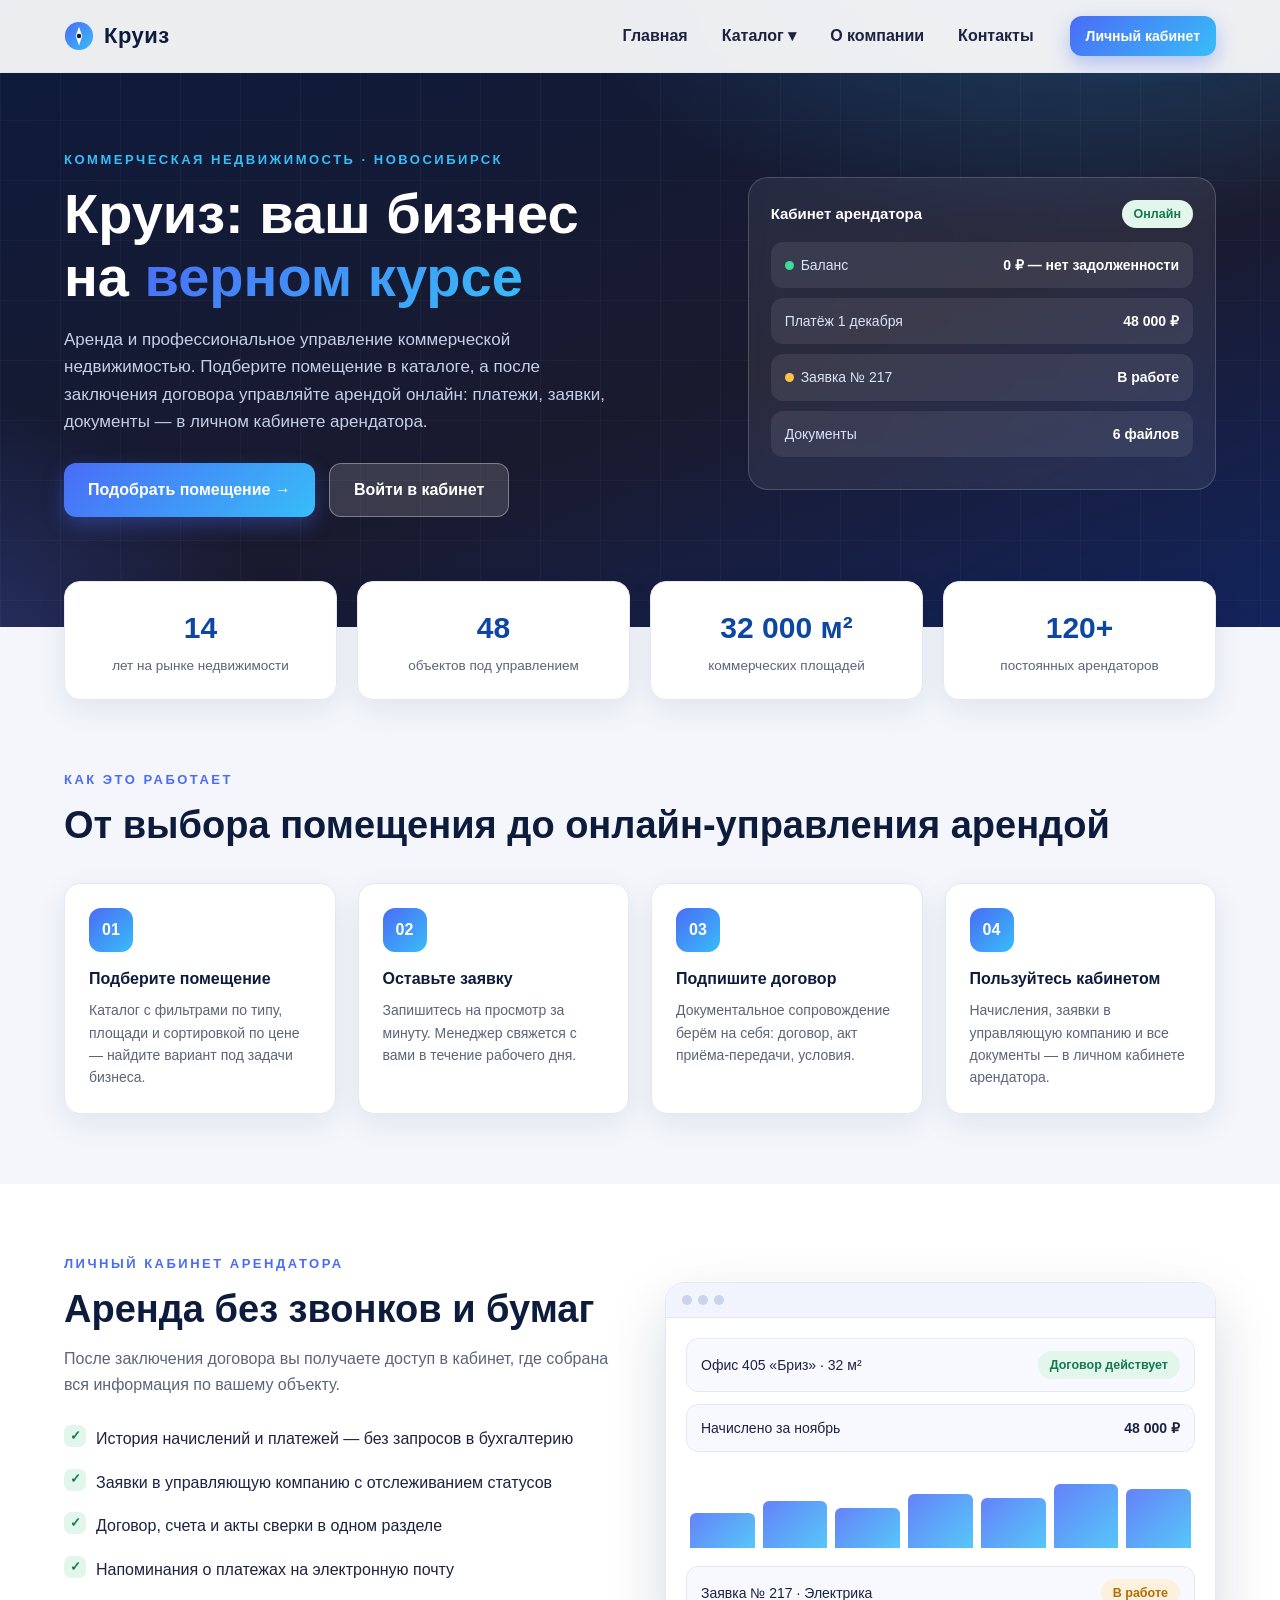
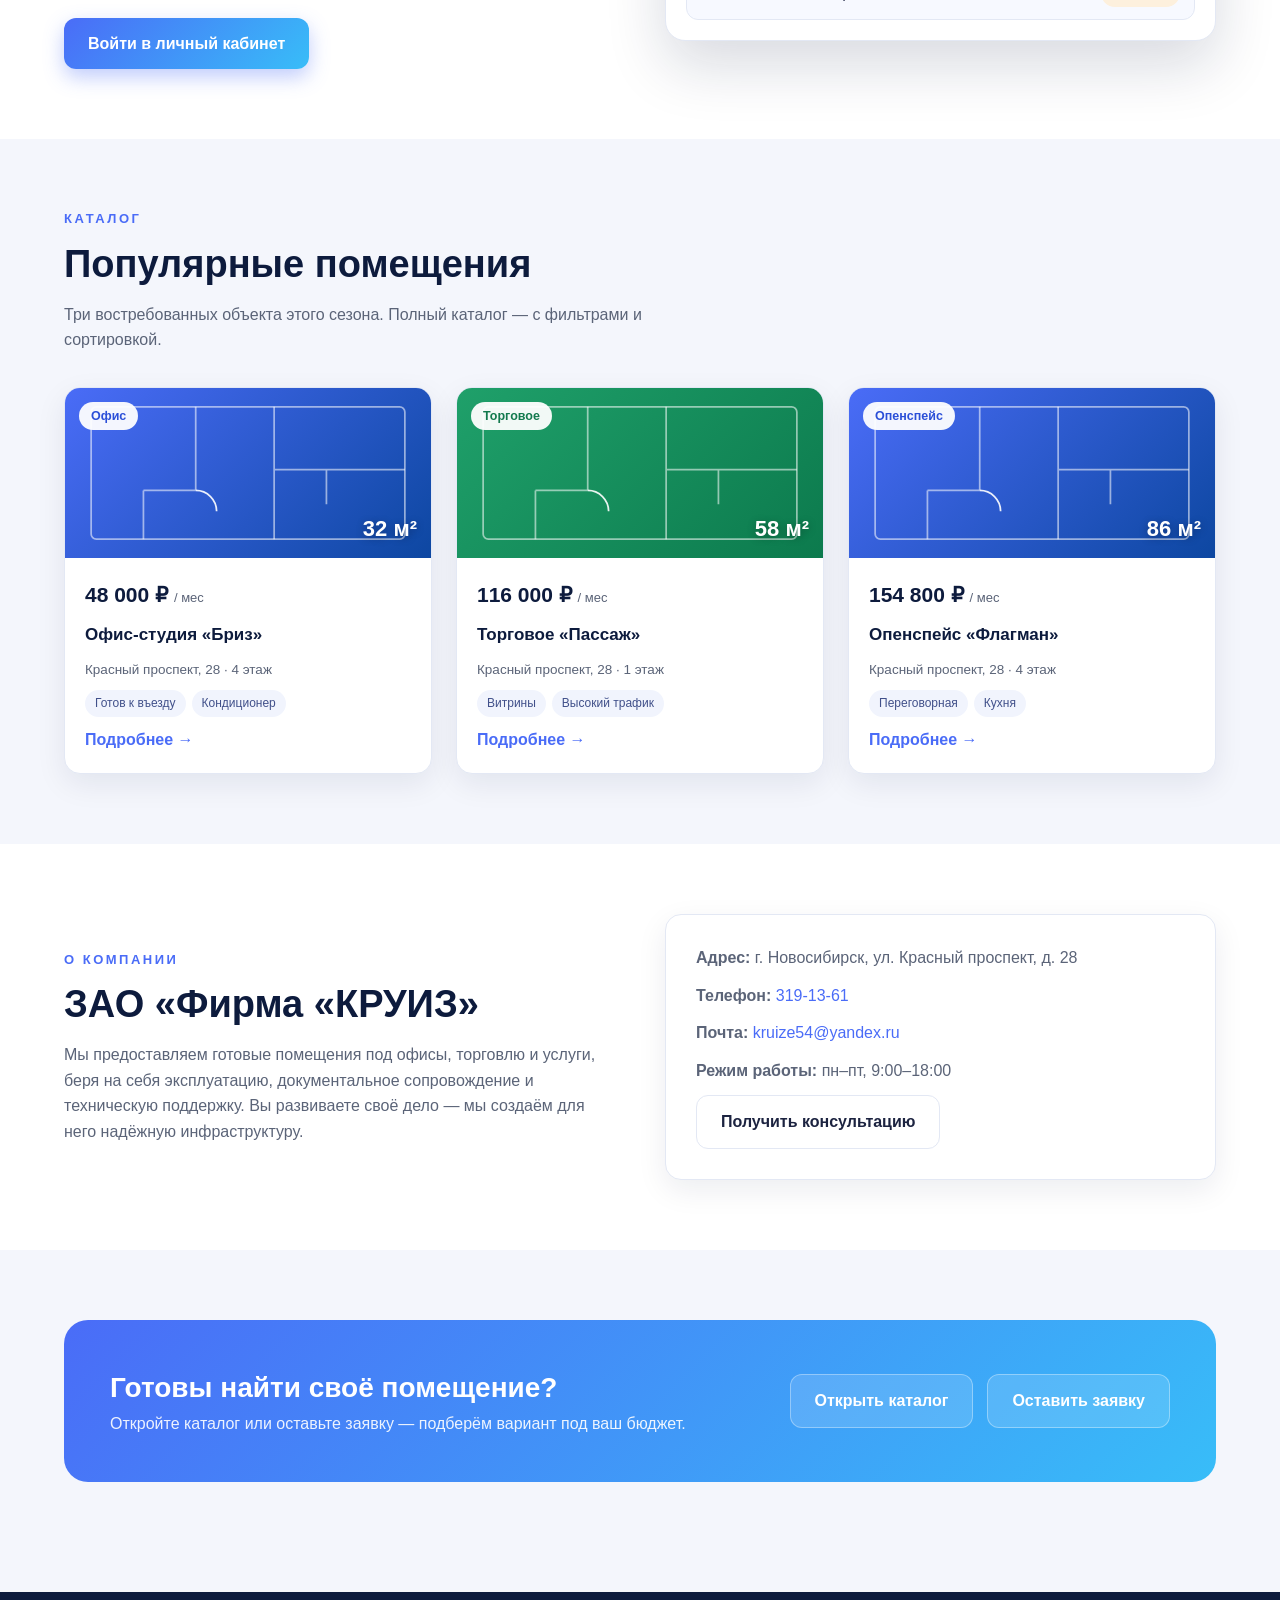
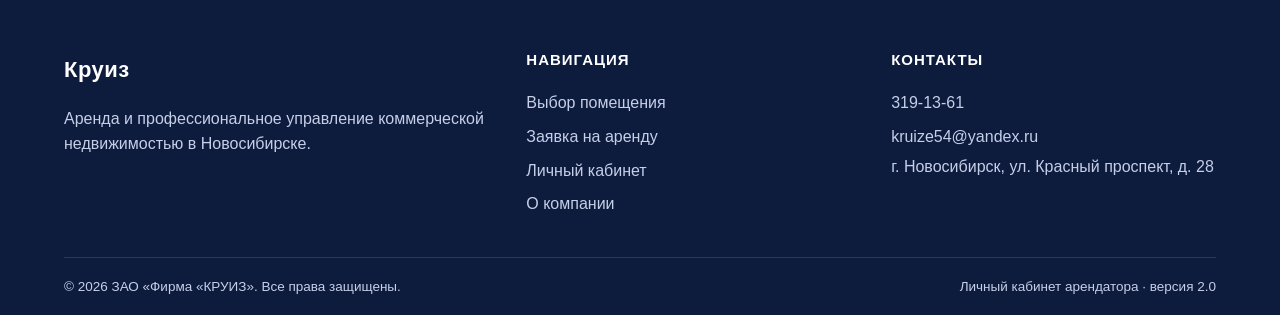
<file: html/index.html>
<!DOCTYPE html>
<html lang="ru">
<head>
<meta charset="UTF-8">
<meta name="viewport" content="width=device-width, initial-scale=1">
<meta name="description" content="Круиз — аренда коммерческой недвижимости в Новосибирске и личный кабинет арендатора.">
<title>Круиз — аренда коммерческой недвижимости</title>
<link rel="stylesheet" href="../css/style.css">
<link rel="stylesheet" href="../css/home.css">
</head>
<body>
<a class="skip" href="#main">К содержанию</a>
<header class="site-head"><div class="container nav-row">
<a class="logo" href="index.html"><svg width="30" height="30" viewBox="0 0 32 32" aria-hidden="true"><defs><linearGradient id="lg" x1="0" y1="0" x2="1" y2="1"><stop offset="0" stop-color="#4a6cf7"/><stop offset="1" stop-color="#38bdf8"/></linearGradient></defs><circle cx="16" cy="16" r="15" fill="url(#lg)"/><path d="M16 6l3.5 10L16 26l-3.5-10z" fill="#fff"/><circle cx="16" cy="16" r="2.4" fill="#0d1b3d"/></svg>Круиз</a>
<input class="nav-t" type="checkbox" id="nav-t">
<label class="burger" for="nav-t" aria-label="Открыть меню"><span></span><span></span><span></span></label>
<nav class="main-nav">
<a href="index.html">Главная</a>
<div class="dd"><button type="button">Каталог ▾</button><div class="dd-menu"><a href="rooms.html">Выбор помещения</a><a href="room-detail.html">Карточка объекта</a><a href="booking.html">Заявка на аренду</a></div></div>
<a href="index.html#about">О компании</a>
<a href="index.html#contacts">Контакты</a>
</nav>
<a class="btn btn-p btn-s" href="login.html">Личный кабинет</a>
</div></header>
<main id="main">
<section class="hero"><div class="container hero-grid">
<div class="rise">
<span class="overline">Коммерческая недвижимость · Новосибирск</span>
<h1>Круиз: ваш бизнес<br>на <em>верном курсе</em></h1>
<p>Аренда и профессиональное управление коммерческой недвижимостью. Подберите помещение в каталоге, а после заключения договора управляйте арендой онлайн: платежи, заявки, документы — в личном кабинете арендатора.</p>
<div class="hero-actions"><a class="btn btn-p" href="rooms.html">Подобрать помещение →</a><a class="btn btn-l" href="login.html">Войти в кабинет</a></div>
</div>
<div class="hero-panel rise" style="animation-delay:.15s">
<h3>Кабинет арендатора <span class="badge b-ok">Онлайн</span></h3>
<div class="hp-row"><span><i class="dot dot-g"></i>Баланс</span><b>0 ₽ — нет задолженности</b></div>
<div class="hp-row"><span>Платёж 1 декабря</span><b>48 000 ₽</b></div>
<div class="hp-row"><span><i class="dot dot-a"></i>Заявка № 217</span><b>В работе</b></div>
<div class="hp-row"><span>Документы</span><b>6 файлов</b></div>
</div>
</div></section>
<div class="container stats">
<div class="stat-card rise"><b>14</b><span>лет на рынке недвижимости</span></div>
<div class="stat-card rise" style="animation-delay:.08s"><b>48</b><span>объектов под управлением</span></div>
<div class="stat-card rise" style="animation-delay:.16s"><b>32 000 м²</b><span>коммерческих площадей</span></div>
<div class="stat-card rise" style="animation-delay:.24s"><b>120+</b><span>постоянных арендаторов</span></div>
</div>
<section class="section"><div class="container">
<span class="overline">Как это работает</span>
<h2 class="title">От выбора помещения до онлайн-управления арендой</h2>
<div class="steps">
<div class="step"><i>01</i><h3>Подберите помещение</h3><p>Каталог с фильтрами по типу, площади и сортировкой по цене — найдите вариант под задачи бизнеса.</p></div>
<div class="step"><i>02</i><h3>Оставьте заявку</h3><p>Запишитесь на просмотр за минуту. Менеджер свяжется с вами в течение рабочего дня.</p></div>
<div class="step"><i>03</i><h3>Подпишите договор</h3><p>Документальное сопровождение берём на себя: договор, акт приёма-передачи, условия.</p></div>
<div class="step"><i>04</i><h3>Пользуйтесь кабинетом</h3><p>Начисления, заявки в управляющую компанию и все документы — в личном кабинете арендатора.</p></div>
</div>
</div></section>
<section class="section" style="background:#fff"><div class="container split">
<div>
<span class="overline">Личный кабинет арендатора</span>
<h2 class="title">Аренда без звонков и бумаг</h2>
<p class="lead">После заключения договора вы получаете доступ в кабинет, где собрана вся информация по вашему объекту.</p>
<ul class="tick">
<li>История начислений и платежей — без запросов в бухгалтерию</li>
<li>Заявки в управляющую компанию с отслеживанием статусов</li>
<li>Договор, счета и акты сверки в одном разделе</li>
<li>Напоминания о платежах на электронную почту</li>
</ul>
<a class="btn btn-p" href="login.html">Войти в личный кабинет</a>
</div>
<div class="mock" aria-hidden="true">
<div class="mock-bar"><i></i><i></i><i></i></div>
<div class="mock-body">
<div class="mock-row"><span>Офис 405 «Бриз» · 32 м²</span><span class="badge b-ok">Договор действует</span></div>
<div class="mock-row"><span>Начислено за ноябрь</span><b>48 000 ₽</b></div>
<div class="mock-chart"><i style="height:45%"></i><i style="height:60%"></i><i style="height:52%"></i><i style="height:70%"></i><i style="height:64%"></i><i style="height:82%"></i><i style="height:76%"></i></div>
<div class="mock-row"><span>Заявка № 217 · Электрика</span><span class="badge b-warn">В работе</span></div>
</div>
</div>
</div></section>
<section class="section"><div class="container">
<span class="overline">Каталог</span>
<h2 class="title">Популярные помещения</h2>
<p class="lead">Три востребованных объекта этого сезона. Полный каталог — с фильтрами и сортировкой.</p>
<div class="popular">
<a class="room-card t-office" href="room-detail.html"><div class="plan"><span class="badge b-office">Офис</span><span class="meters">32 м²</span></div><div class="card-body"><span class="price">48 000 ₽ <small>/ мес</small></span><h3>Офис-студия «Бриз»</h3><p class="meta">Красный проспект, 28 · 4 этаж</p><div class="chips"><span>Готов к въезду</span><span>Кондиционер</span></div><span class="card-link">Подробнее →</span></div></a>
<a class="room-card t-retail" href="room-detail.html"><div class="plan"><span class="badge b-retail">Торговое</span><span class="meters">58 м²</span></div><div class="card-body"><span class="price">116 000 ₽ <small>/ мес</small></span><h3>Торговое «Пассаж»</h3><p class="meta">Красный проспект, 28 · 1 этаж</p><div class="chips"><span>Витрины</span><span>Высокий трафик</span></div><span class="card-link">Подробнее →</span></div></a>
<a class="room-card t-office" href="room-detail.html"><div class="plan"><span class="badge b-office">Опенспейс</span><span class="meters">86 м²</span></div><div class="card-body"><span class="price">154 800 ₽ <small>/ мес</small></span><h3>Опенспейс «Флагман»</h3><p class="meta">Красный проспект, 28 · 4 этаж</p><div class="chips"><span>Переговорная</span><span>Кухня</span></div><span class="card-link">Подробнее →</span></div></a>
</div>
</div></section>
<section class="section" id="about" style="background:#fff"><div class="container split">
<div>
<span class="overline">О компании</span>
<h2 class="title">ЗАО «Фирма «КРУИЗ»</h2>
<p class="lead">Мы предоставляем готовые помещения под офисы, торговлю и услуги, беря на себя эксплуатацию, документальное сопровождение и техническую поддержку. Вы развиваете своё дело — мы создаём для него надёжную инфраструктуру.</p>
</div>
<div class="about-box">
<p><b>Адрес:</b> г. Новосибирск, ул. Красный проспект, д. 28</p>
<p><b>Телефон:</b> <a href="tel:+73833191361">319-13-61</a></p>
<p><b>Почта:</b> <a href="mailto:kruize54@yandex.ru">kruize54@yandex.ru</a></p>
<p><b>Режим работы:</b> пн–пт, 9:00–18:00</p>
<a class="btn btn-o" href="booking.html">Получить консультацию</a>
</div>
</div></section>
<section class="section"><div class="container">
<div class="cta-band">
<div><h2>Готовы найти своё помещение?</h2><p>Откройте каталог или оставьте заявку — подберём вариант под ваш бюджет.</p></div>
<div class="hero-actions"><a class="btn btn-l" href="rooms.html">Открыть каталог</a><a class="btn btn-l" href="booking.html">Оставить заявку</a></div>
</div>
</div></section>
</main>
<footer class="site-footer" id="contacts"><div class="container">
<div class="foot-grid">
<div><a class="logo" href="index.html">Круиз</a><p>Аренда и профессиональное управление коммерческой недвижимостью в Новосибирске.</p></div>
<div><h4>Навигация</h4><a href="rooms.html">Выбор помещения</a><a href="booking.html">Заявка на аренду</a><a href="login.html">Личный кабинет</a><a href="index.html#about">О компании</a></div>
<div><h4>Контакты</h4><a href="tel:+73833191361">319-13-61</a><a href="mailto:kruize54@yandex.ru">kruize54@yandex.ru</a><p>г. Новосибирск, ул. Красный проспект, д. 28</p></div>
</div>
<div class="foot-bottom"><span>© 2026 ЗАО «Фирма «КРУИЗ». Все права защищены.</span><span>Личный кабинет арендатора · версия 2.0</span></div>
</div></footer>
</body>
</html>
</file>
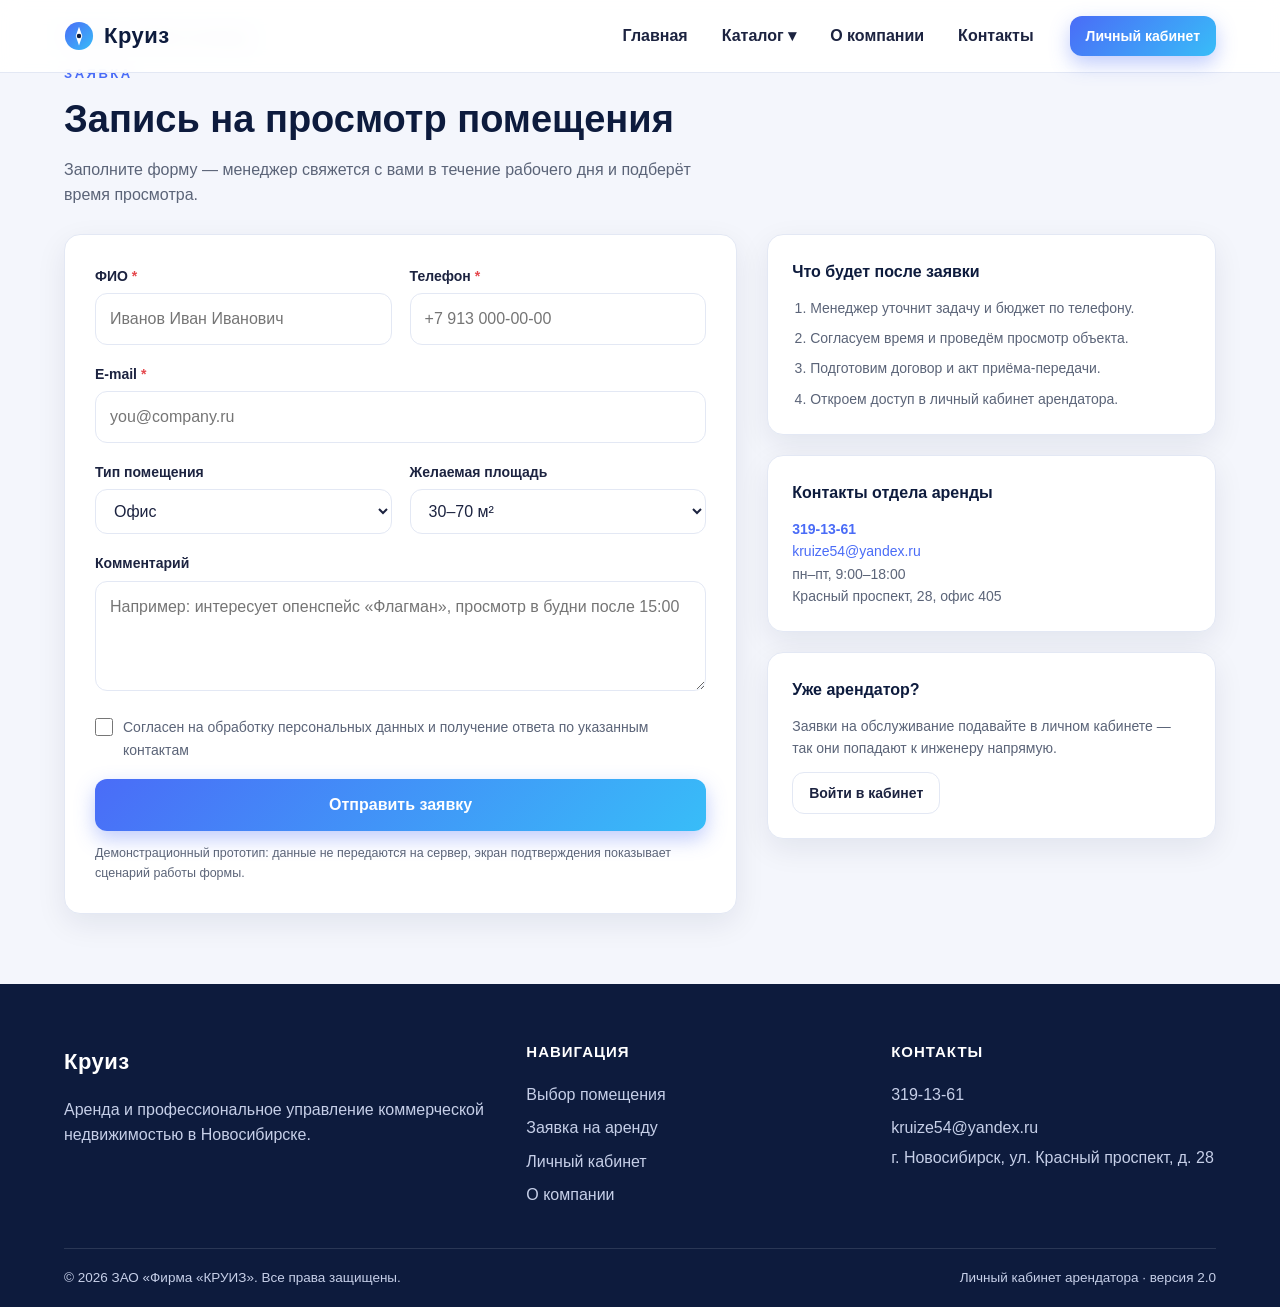
<file: html/booking.html>
<!DOCTYPE html>
<html lang="ru">
<head>
<meta charset="UTF-8">
<meta name="viewport" content="width=device-width, initial-scale=1">
<title>Заявка на аренду — Круиз</title>
<link rel="stylesheet" href="../css/style.css">
<link rel="stylesheet" href="../css/booking.css">
</head>
<body>
<a class="skip" href="#main">К содержанию</a>
<header class="site-head"><div class="container nav-row">
<a class="logo" href="index.html"><svg width="30" height="30" viewBox="0 0 32 32" aria-hidden="true"><defs><linearGradient id="lg" x1="0" y1="0" x2="1" y2="1"><stop offset="0" stop-color="#4a6cf7"/><stop offset="1" stop-color="#38bdf8"/></linearGradient></defs><circle cx="16" cy="16" r="15" fill="url(#lg)"/><path d="M16 6l3.5 10L16 26l-3.5-10z" fill="#fff"/><circle cx="16" cy="16" r="2.4" fill="#0d1b3d"/></svg>Круиз</a>
<input class="nav-t" type="checkbox" id="nav-t">
<label class="burger" for="nav-t" aria-label="Открыть меню"><span></span><span></span><span></span></label>
<nav class="main-nav">
<a href="index.html">Главная</a>
<div class="dd"><button type="button">Каталог ▾</button><div class="dd-menu"><a href="rooms.html">Выбор помещения</a><a href="room-detail.html">Карточка объекта</a><a href="booking.html">Заявка на аренду</a></div></div>
<a href="index.html#about">О компании</a>
<a href="index.html#contacts">Контакты</a>
</nav>
<a class="btn btn-p btn-s" href="login.html">Личный кабинет</a>
</div></header>
<main id="main"><div class="container">
<nav class="crumbs"><a href="index.html">Главная</a><span>Заявка на аренду</span></nav>
<div class="page-head" style="padding:10px 0 26px"><span class="overline">Заявка</span><h1 class="title">Запись на просмотр помещения</h1><p class="lead">Заполните форму — менеджер свяжется с вами в течение рабочего дня и подберёт время просмотра.</p></div>
<div class="form-grid">
<div>
<div class="success" id="sent"><b>✓ Заявка отправлена</b><p>Менеджер свяжется с вами в течение рабочего дня по указанному телефону.</p><p style="margin-top:14px"><a class="btn btn-p btn-s" href="rooms.html">Вернуться в каталог</a> <a class="btn btn-o btn-s" href="login.html">В личный кабинет</a></p></div>
<form class="form-card" action="#sent" method="get">
<div class="form-2col">
<div class="field"><label class="req" for="fio">ФИО</label><input id="fio" name="fio" type="text" required minlength="5" placeholder="Иванов Иван Иванович" autocomplete="name"></div>
<div class="field"><label class="req" for="tel">Телефон</label><input id="tel" name="tel" type="tel" required pattern="\+?[0-9\s\-()]{10,18}" placeholder="+7 913 000-00-00" autocomplete="tel"></div>
</div>
<div class="field"><label class="req" for="em">E-mail</label><input id="em" name="email" type="email" required placeholder="you@company.ru" autocomplete="email"></div>
<div class="form-2col">
<div class="field"><label for="tp">Тип помещения</label><select id="tp" name="type"><option>Офис</option><option>Торговое</option><option>Услуги</option><option>Премиум-офис</option><option>Пока не определился</option></select></div>
<div class="field"><label for="ar">Желаемая площадь</label><select id="ar" name="area"><option>до 30 м²</option><option selected>30–70 м²</option><option>более 70 м²</option></select></div>
</div>
<div class="field"><label for="cm">Комментарий</label><textarea id="cm" name="comment" placeholder="Например: интересует опенспейс «Флагман», просмотр в будни после 15:00"></textarea></div>
<div class="field"><label class="check"><input type="checkbox" required>Согласен на обработку персональных данных и получение ответа по указанным контактам</label></div>
<button class="btn btn-p btn-block" type="submit">Отправить заявку</button>
<p class="small-note">Демонстрационный прототип: данные не передаются на сервер, экран подтверждения показывает сценарий работы формы.</p>
</form>
</div>
<aside>
<div class="aside-card"><h3>Что будет после заявки</h3><ol><li>Менеджер уточнит задачу и бюджет по телефону.</li><li>Согласуем время и проведём просмотр объекта.</li><li>Подготовим договор и акт приёма-передачи.</li><li>Откроем доступ в личный кабинет арендатора.</li></ol></div>
<div class="aside-card"><h3>Контакты отдела аренды</h3><p><a href="tel:+73833191361"><b>319-13-61</b></a><br><a href="mailto:kruize54@yandex.ru">kruize54@yandex.ru</a><br>пн–пт, 9:00–18:00<br>Красный проспект, 28, офис 405</p></div>
<div class="aside-card"><h3>Уже арендатор?</h3><p>Заявки на обслуживание подавайте в личном кабинете — так они попадают к инженеру напрямую.</p><p style="margin-top:12px"><a class="btn btn-o btn-s" href="login.html">Войти в кабинет</a></p></div>
</aside>
</div>
</div></main>
<footer class="site-footer" id="contacts"><div class="container">
<div class="foot-grid">
<div><a class="logo" href="index.html">Круиз</a><p>Аренда и профессиональное управление коммерческой недвижимостью в Новосибирске.</p></div>
<div><h4>Навигация</h4><a href="rooms.html">Выбор помещения</a><a href="booking.html">Заявка на аренду</a><a href="login.html">Личный кабинет</a><a href="index.html#about">О компании</a></div>
<div><h4>Контакты</h4><a href="tel:+73833191361">319-13-61</a><a href="mailto:kruize54@yandex.ru">kruize54@yandex.ru</a><p>г. Новосибирск, ул. Красный проспект, д. 28</p></div>
</div>
<div class="foot-bottom"><span>© 2026 ЗАО «Фирма «КРУИЗ». Все права защищены.</span><span>Личный кабинет арендатора · версия 2.0</span></div>
</div></footer>
</body>
</html>
</file>
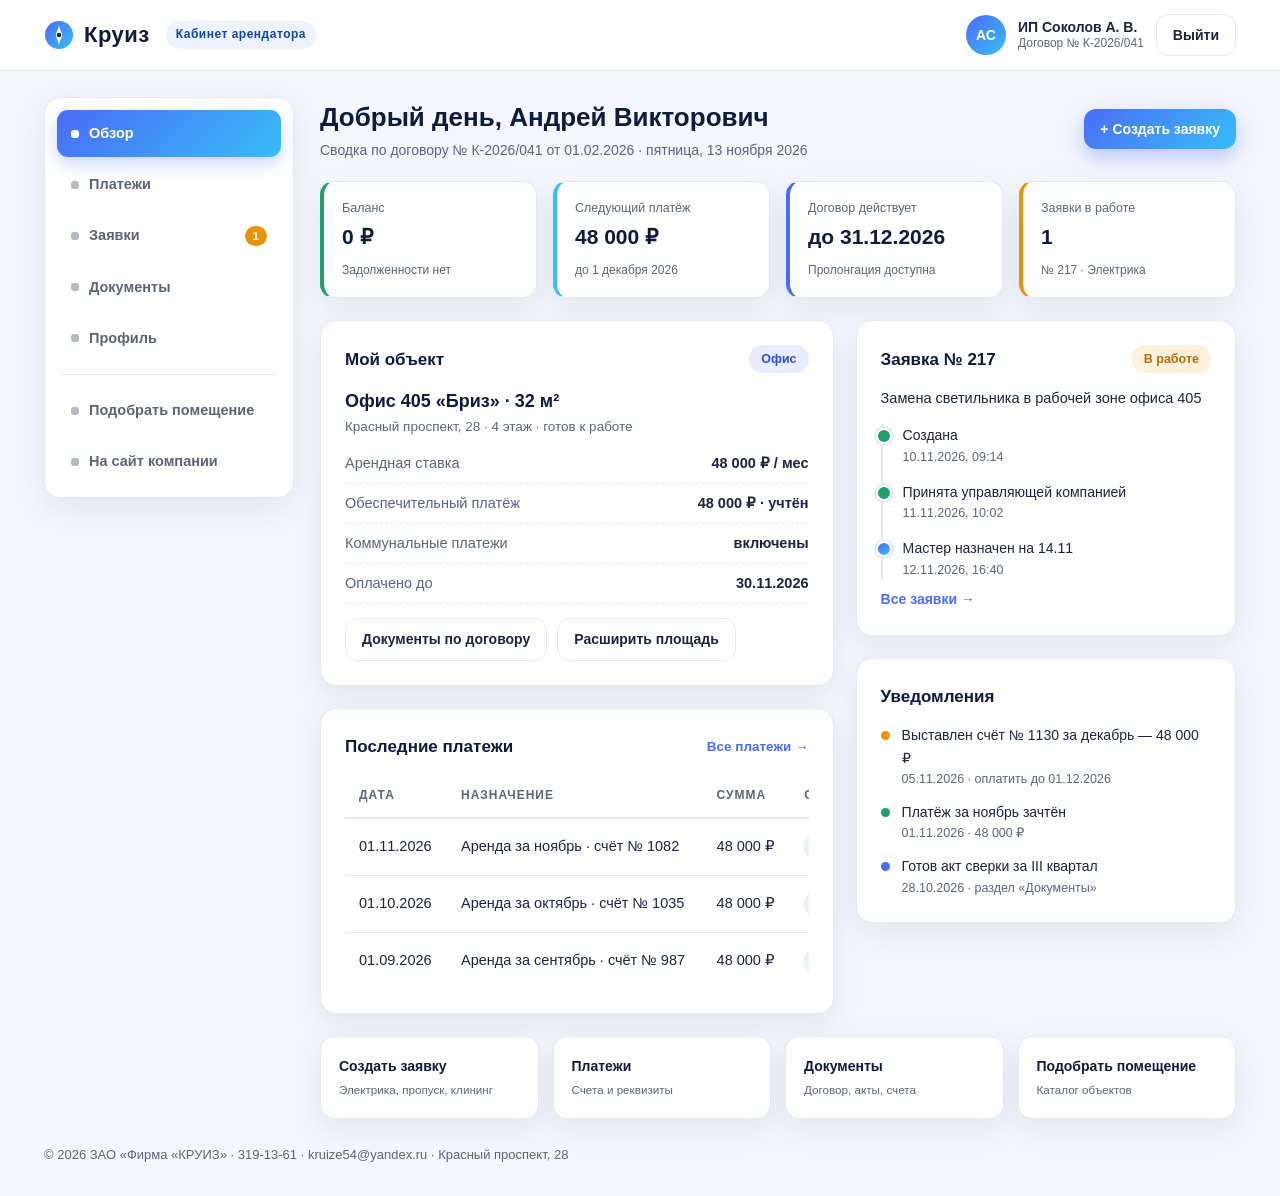
<file: html/dashboard.html>
<!DOCTYPE html>
<html lang="ru">
<head>
<meta charset="UTF-8">
<meta name="viewport" content="width=device-width, initial-scale=1">
<title>Обзор — Личный кабинет арендатора</title>
<link rel="stylesheet" href="../css/style.css">
<link rel="stylesheet" href="../css/cabinet.css">
</head>
<body>
<header class="cab-top"><div class="cab-top-in">
<a class="logo" href="dashboard.html"><svg width="30" height="30" viewBox="0 0 32 32" aria-hidden="true"><defs><linearGradient id="lg" x1="0" y1="0" x2="1" y2="1"><stop offset="0" stop-color="#4a6cf7"/><stop offset="1" stop-color="#38bdf8"/></linearGradient></defs><circle cx="16" cy="16" r="15" fill="url(#lg)"/><path d="M16 6l3.5 10L16 26l-3.5-10z" fill="#fff"/><circle cx="16" cy="16" r="2.4" fill="#0d1b3d"/></svg>Круиз<span class="cab-tag">Кабинет арендатора</span></a>
<div class="cab-user"><span class="ava">АС</span><span class="u-name">ИП Соколов А. В.<small>Договор № К-2026/041</small></span><a class="btn btn-o btn-s" href="login.html">Выйти</a></div>
</div></header>
<div class="cab-layout">
<aside class="side"><nav>
<a class="on" href="dashboard.html">Обзор</a>
<a href="payments.html">Платежи</a>
<a href="requests.html">Заявки <span class="cnt">1</span></a>
<a href="documents.html">Документы</a>
<a href="profile.html">Профиль</a>
<div class="sep"></div>
<a href="rooms.html">Подобрать помещение</a>
<a href="index.html">На сайт компании</a>
</nav></aside>
<main class="cab-main">
<div class="page-head"><div><h1>Добрый день, Андрей Викторович</h1><p>Сводка по договору № К-2026/041 от 01.02.2026 · пятница, 13 ноября 2026</p></div><a class="btn btn-p btn-s" href="requests.html#new">+ Создать заявку</a></div>
<div class="stats">
<div class="stat ok"><span>Баланс</span><b>0 ₽</b><small>Задолженности нет</small></div>
<div class="stat info"><span>Следующий платёж</span><b>48 000 ₽</b><small>до 1 декабря 2026</small></div>
<div class="stat"><span>Договор действует</span><b>до 31.12.2026</b><small>Пролонгация доступна</small></div>
<div class="stat warn"><span>Заявки в работе</span><b>1</b><small>№ 217 · Электрика</small></div>
</div>
<div class="two-col">
<div>
<section class="panel">
<h2>Мой объект <span class="badge b-office">Офис</span></h2>
<b style="font-size:18px;color:var(--navy)">Офис 405 «Бриз» · 32 м²</b>
<p class="meta">Красный проспект, 28 · 4 этаж · готов к работе</p>
<div class="lease-rows">
<div><span>Арендная ставка</span><b>48 000 ₽ / мес</b></div>
<div><span>Обеспечительный платёж</span><b>48 000 ₽ · учтён</b></div>
<div><span>Коммунальные платежи</span><b>включены</b></div>
<div><span>Оплачено до</span><b>30.11.2026</b></div>
</div>
<div class="actions" style="display:flex;gap:10px;flex-wrap:wrap"><a class="btn btn-o btn-s" href="documents.html">Документы по договору</a><a class="btn btn-o btn-s" href="rooms.html">Расширить площадь</a></div>
</section>
<section class="panel">
<h2>Последние платежи <a href="payments.html">Все платежи →</a></h2>
<div class="tbl-wrap"><table class="tbl">
<tr><th>Дата</th><th>Назначение</th><th>Сумма</th><th>Статус</th></tr>
<tr><td>01.11.2026</td><td>Аренда за ноябрь · счёт № 1082</td><td>48 000 ₽</td><td><span class="badge b-ok">Оплачено</span></td></tr>
<tr><td>01.10.2026</td><td>Аренда за октябрь · счёт № 1035</td><td>48 000 ₽</td><td><span class="badge b-ok">Оплачено</span></td></tr>
<tr><td>01.09.2026</td><td>Аренда за сентябрь · счёт № 987</td><td>48 000 ₽</td><td><span class="badge b-ok">Оплачено</span></td></tr>
</table></div>
</section>
</div>
<div>
<section class="panel">
<h2>Заявка № 217 <span class="badge b-warn">В работе</span></h2>
<p style="font-size:14.5px">Замена светильника в рабочей зоне офиса 405</p>
<ul class="timeline">
<li class="done">Создана<small>10.11.2026, 09:14</small></li>
<li class="done">Принята управляющей компанией<small>11.11.2026, 10:02</small></li>
<li>Мастер назначен на 14.11<small>12.11.2026, 16:40</small></li>
</ul>
<a href="requests.html" style="font-size:14px;font-weight:700">Все заявки →</a>
</section>
<section class="panel" id="notif">
<h2>Уведомления</h2>
<ul class="notif">
<li><i class="a"></i><div>Выставлен счёт № 1130 за декабрь — 48 000 ₽<small>05.11.2026 · оплатить до 01.12.2026</small></div></li>
<li><i class="g"></i><div>Платёж за ноябрь зачтён<small>01.11.2026 · 48 000 ₽</small></div></li>
<li><i></i><div>Готов акт сверки за III квартал<small>28.10.2026 · раздел «Документы»</small></div></li>
</ul>
</section>
</div>
</div>
<div class="quick">
<a href="requests.html#new">Создать заявку<small>Электрика, пропуск, клининг</small></a>
<a href="payments.html">Платежи<small>Счета и реквизиты</small></a>
<a href="documents.html">Документы<small>Договор, акты, счета</small></a>
<a href="rooms.html">Подобрать помещение<small>Каталог объектов</small></a>
</div>
</main>
</div>
<footer class="cab-foot">© 2026 ЗАО «Фирма «КРУИЗ» · 319-13-61 · kruize54@yandex.ru · Красный проспект, 28</footer>
</body>
</html>
</file>
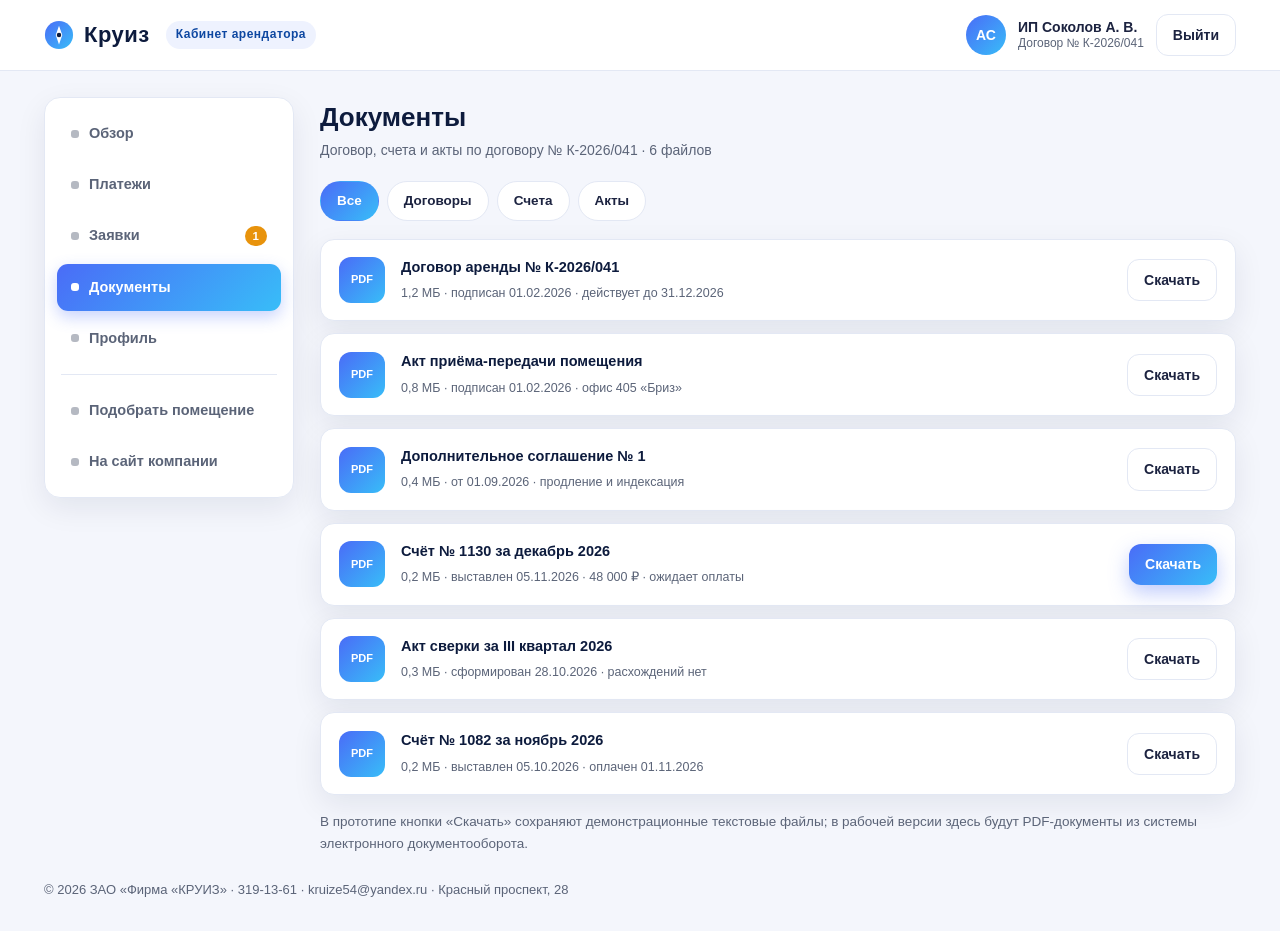
<file: html/documents.html>
<!DOCTYPE html>
<html lang="ru">
<head>
<meta charset="UTF-8">
<meta name="viewport" content="width=device-width, initial-scale=1">
<title>Документы — Личный кабинет арендатора</title>
<link rel="stylesheet" href="../css/style.css">
<link rel="stylesheet" href="../css/cabinet.css">
</head>
<body>
<header class="cab-top"><div class="cab-top-in">
<a class="logo" href="dashboard.html"><svg width="30" height="30" viewBox="0 0 32 32" aria-hidden="true"><defs><linearGradient id="lg" x1="0" y1="0" x2="1" y2="1"><stop offset="0" stop-color="#4a6cf7"/><stop offset="1" stop-color="#38bdf8"/></linearGradient></defs><circle cx="16" cy="16" r="15" fill="url(#lg)"/><path d="M16 6l3.5 10L16 26l-3.5-10z" fill="#fff"/><circle cx="16" cy="16" r="2.4" fill="#0d1b3d"/></svg>Круиз<span class="cab-tag">Кабинет арендатора</span></a>
<div class="cab-user"><span class="ava">АС</span><span class="u-name">ИП Соколов А. В.<small>Договор № К-2026/041</small></span><a class="btn btn-o btn-s" href="login.html">Выйти</a></div>
</div></header>
<div class="cab-layout">
<aside class="side"><nav>
<a href="dashboard.html">Обзор</a>
<a href="payments.html">Платежи</a>
<a href="requests.html">Заявки <span class="cnt">1</span></a>
<a class="on" href="documents.html">Документы</a>
<a href="profile.html">Профиль</a>
<div class="sep"></div>
<a href="rooms.html">Подобрать помещение</a>
<a href="index.html">На сайт компании</a>
</nav></aside>
<main class="cab-main">
<div class="page-head"><div><h1>Документы</h1><p>Договор, счета и акты по договору № К-2026/041 · 6 файлов</p></div></div>
<div class="doc-chips">
<input type="radio" name="df" id="d-all" checked><label for="d-all">Все</label>
<input type="radio" name="df" id="d-dog"><label for="d-dog">Договоры</label>
<input type="radio" name="df" id="d-schet"><label for="d-schet">Счета</label>
<input type="radio" name="df" id="d-akt"><label for="d-akt">Акты</label>
</div>
<div class="docs">
<div class="doc-row d-dog"><span class="doc-ico">PDF</span><div class="txt"><b>Договор аренды № К-2026/041</b><small>1,2 МБ · подписан 01.02.2026 · действует до 31.12.2026</small></div><a class="btn btn-o btn-s" download="dogovor-K-2026-041.txt" href="data:text/plain;charset=utf-8,КРУИЗ — договор аренды К-2026/041 от 01.02.2026. Демо-файл прототипа.">Скачать</a></div>
<div class="doc-row d-akt"><span class="doc-ico">PDF</span><div class="txt"><b>Акт приёма-передачи помещения</b><small>0,8 МБ · подписан 01.02.2026 · офис 405 «Бриз»</small></div><a class="btn btn-o btn-s" download="akt-priema-peredachi.txt" href="data:text/plain;charset=utf-8,КРУИЗ — акт приёма-передачи офиса 405 от 01.02.2026. Демо-файл прототипа.">Скачать</a></div>
<div class="doc-row d-dog"><span class="doc-ico">PDF</span><div class="txt"><b>Дополнительное соглашение № 1</b><small>0,4 МБ · от 01.09.2026 · продление и индексация</small></div><a class="btn btn-o btn-s" download="dop-soglashenie-1.txt" href="data:text/plain;charset=utf-8,КРУИЗ — доп. соглашение № 1 от 01.09.2026. Демо-файл прототипа.">Скачать</a></div>
<div class="doc-row d-schet"><span class="doc-ico">PDF</span><div class="txt"><b>Счёт № 1130 за декабрь 2026</b><small>0,2 МБ · выставлен 05.11.2026 · 48 000 ₽ · ожидает оплаты</small></div><a class="btn btn-p btn-s" download="schet-1130.txt" href="data:text/plain;charset=utf-8,КРУИЗ — счёт № 1130 за декабрь 2026, 48 000 руб. Демо-файл прототипа.">Скачать</a></div>
<div class="doc-row d-akt"><span class="doc-ico">PDF</span><div class="txt"><b>Акт сверки за III квартал 2026</b><small>0,3 МБ · сформирован 28.10.2026 · расхождений нет</small></div><a class="btn btn-o btn-s" download="akt-sverki-q3.txt" href="data:text/plain;charset=utf-8,КРУИЗ — акт сверки за III квартал 2026. Демо-файл прототипа.">Скачать</a></div>
<div class="doc-row d-schet"><span class="doc-ico">PDF</span><div class="txt"><b>Счёт № 1082 за ноябрь 2026</b><small>0,2 МБ · выставлен 05.10.2026 · оплачен 01.11.2026</small></div><a class="btn btn-o btn-s" download="schet-1082.txt" href="data:text/plain;charset=utf-8,КРУИЗ — счёт № 1082 за ноябрь 2026, оплачен. Демо-файл прототипа.">Скачать</a></div>
</div>
<p class="meta" style="margin-top:16px">В прототипе кнопки «Скачать» сохраняют демонстрационные текстовые файлы; в рабочей версии здесь будут PDF-документы из системы электронного документооборота.</p>
</main>
</div>
<footer class="cab-foot">© 2026 ЗАО «Фирма «КРУИЗ» · 319-13-61 · kruize54@yandex.ru · Красный проспект, 28</footer>
</body>
</html>
</file>
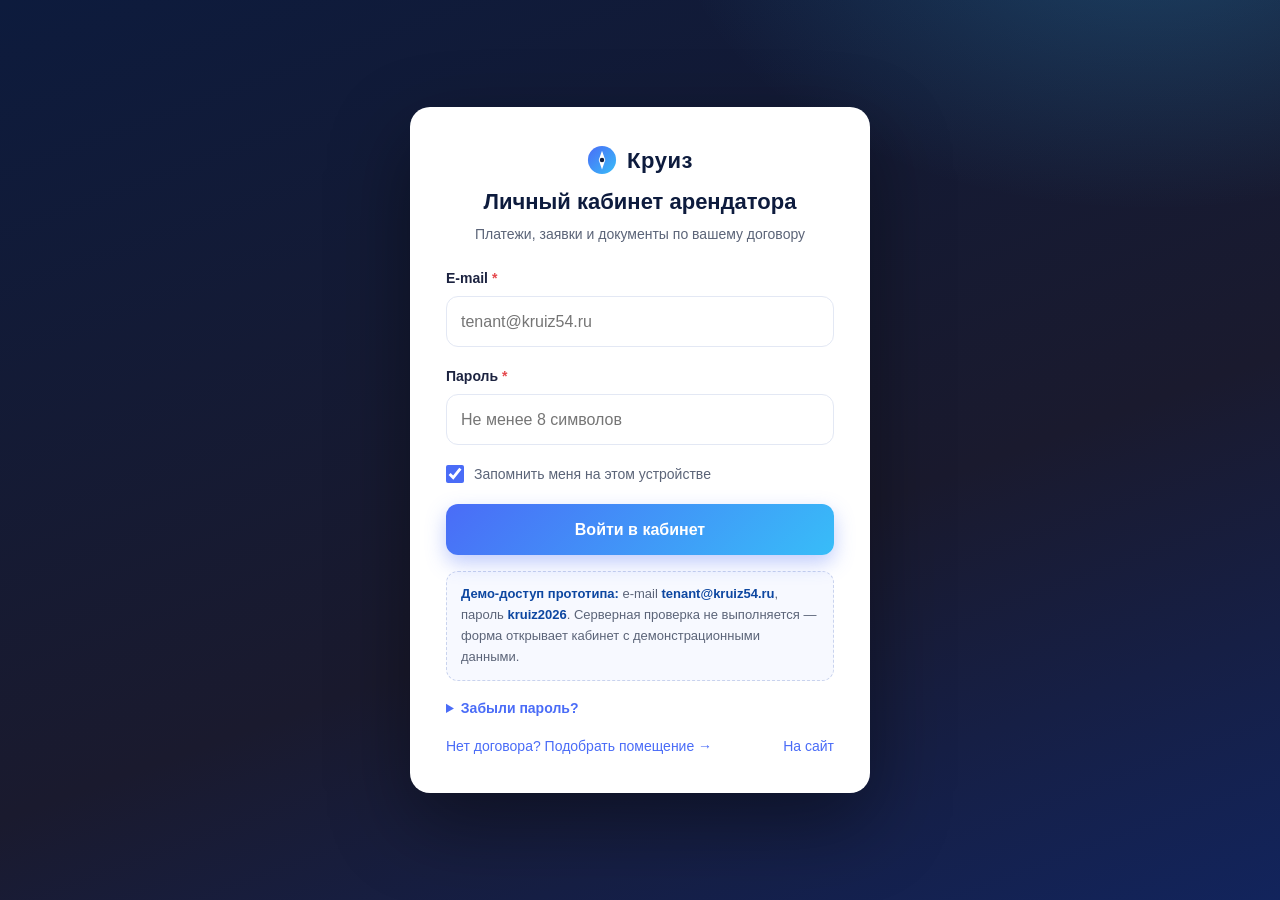
<file: html/login.html>
<!DOCTYPE html>
<html lang="ru">
<head>
<meta charset="UTF-8">
<meta name="viewport" content="width=device-width, initial-scale=1">
<title>Вход в личный кабинет — Круиз</title>
<link rel="stylesheet" href="../css/style.css">
<link rel="stylesheet" href="../css/booking.css">
</head>
<body>
<main class="auth-wrap">
<form class="auth-card" action="dashboard.html" method="get">
<a class="logo" href="index.html"><svg width="30" height="30" viewBox="0 0 32 32" aria-hidden="true"><defs><linearGradient id="lg" x1="0" y1="0" x2="1" y2="1"><stop offset="0" stop-color="#4a6cf7"/><stop offset="1" stop-color="#38bdf8"/></linearGradient></defs><circle cx="16" cy="16" r="15" fill="url(#lg)"/><path d="M16 6l3.5 10L16 26l-3.5-10z" fill="#fff"/><circle cx="16" cy="16" r="2.4" fill="#0d1b3d"/></svg>Круиз</a>
<h1>Личный кабинет арендатора</h1>
<p class="auth-sub">Платежи, заявки и документы по вашему договору</p>
<div class="field"><label class="req" for="lem">E-mail</label><input id="lem" name="email" type="email" required placeholder="tenant@kruiz54.ru" autocomplete="username"></div>
<div class="field"><label class="req" for="pw">Пароль</label><input id="pw" name="password" type="password" required minlength="8" placeholder="Не менее 8 символов" autocomplete="current-password"></div>
<label class="check" style="margin-bottom:18px"><input type="checkbox" name="remember" checked>Запомнить меня на этом устройстве</label>
<button class="btn btn-p btn-block" type="submit">Войти в кабинет</button>
<div class="demo-hint"><b>Демо-доступ прототипа:</b> e-mail <b>tenant@kruiz54.ru</b>, пароль <b>kruiz2026</b>. Серверная проверка не выполняется — форма открывает кабинет с демонстрационными данными.</div>
<details class="forgot"><summary>Забыли пароль?</summary><p>Обратитесь к менеджеру отдела аренды: <a href="tel:+73833191361">319-13-61</a> или <a href="mailto:kruize54@yandex.ru">kruize54@yandex.ru</a> — доступ будет восстановлен после подтверждения личности.</p></details>
<div class="auth-links"><a href="rooms.html">Нет договора? Подобрать помещение →</a><a href="index.html">На сайт</a></div>
</form>
</main>
</body>
</html>
</file>
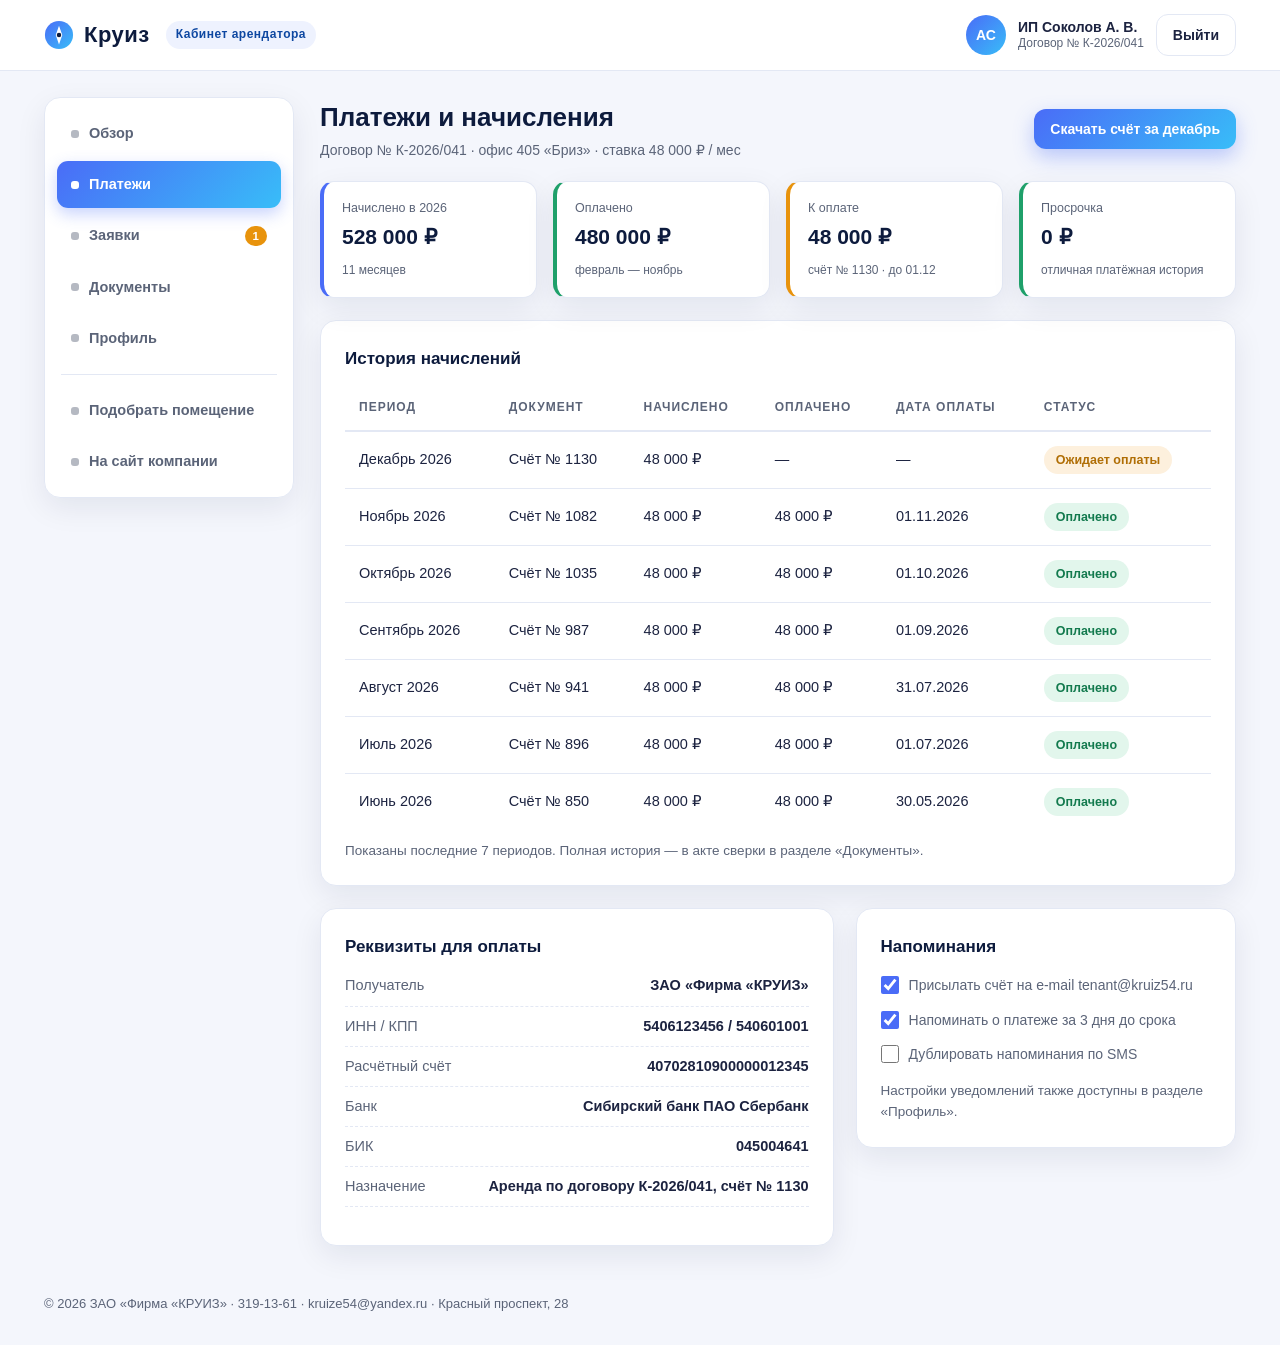
<file: html/payments.html>
<!DOCTYPE html>
<html lang="ru">
<head>
<meta charset="UTF-8">
<meta name="viewport" content="width=device-width, initial-scale=1">
<title>Платежи — Личный кабинет арендатора</title>
<link rel="stylesheet" href="../css/style.css">
<link rel="stylesheet" href="../css/cabinet.css">
</head>
<body>
<header class="cab-top"><div class="cab-top-in">
<a class="logo" href="dashboard.html"><svg width="30" height="30" viewBox="0 0 32 32" aria-hidden="true"><defs><linearGradient id="lg" x1="0" y1="0" x2="1" y2="1"><stop offset="0" stop-color="#4a6cf7"/><stop offset="1" stop-color="#38bdf8"/></linearGradient></defs><circle cx="16" cy="16" r="15" fill="url(#lg)"/><path d="M16 6l3.5 10L16 26l-3.5-10z" fill="#fff"/><circle cx="16" cy="16" r="2.4" fill="#0d1b3d"/></svg>Круиз<span class="cab-tag">Кабинет арендатора</span></a>
<div class="cab-user"><span class="ava">АС</span><span class="u-name">ИП Соколов А. В.<small>Договор № К-2026/041</small></span><a class="btn btn-o btn-s" href="login.html">Выйти</a></div>
</div></header>
<div class="cab-layout">
<aside class="side"><nav>
<a href="dashboard.html">Обзор</a>
<a class="on" href="payments.html">Платежи</a>
<a href="requests.html">Заявки <span class="cnt">1</span></a>
<a href="documents.html">Документы</a>
<a href="profile.html">Профиль</a>
<div class="sep"></div>
<a href="rooms.html">Подобрать помещение</a>
<a href="index.html">На сайт компании</a>
</nav></aside>
<main class="cab-main">
<div class="page-head"><div><h1>Платежи и начисления</h1><p>Договор № К-2026/041 · офис 405 «Бриз» · ставка 48 000 ₽ / мес</p></div><a class="btn btn-p btn-s" download="schet-1130.txt" href="data:text/plain;charset=utf-8,КРУИЗ — счёт № 1130 за декабрь 2026, 48 000 руб. Демо-файл прототипа.">Скачать счёт за декабрь</a></div>
<div class="stats">
<div class="stat"><span>Начислено в 2026</span><b>528 000 ₽</b><small>11 месяцев</small></div>
<div class="stat ok"><span>Оплачено</span><b>480 000 ₽</b><small>февраль — ноябрь</small></div>
<div class="stat warn"><span>К оплате</span><b>48 000 ₽</b><small>счёт № 1130 · до 01.12</small></div>
<div class="stat ok"><span>Просрочка</span><b>0 ₽</b><small>отличная платёжная история</small></div>
</div>
<section class="panel">
<h2>История начислений</h2>
<div class="tbl-wrap"><table class="tbl">
<tr><th>Период</th><th>Документ</th><th>Начислено</th><th>Оплачено</th><th>Дата оплаты</th><th>Статус</th></tr>
<tr><td>Декабрь 2026</td><td>Счёт № 1130</td><td>48 000 ₽</td><td>—</td><td>—</td><td><span class="badge b-warn">Ожидает оплаты</span></td></tr>
<tr><td>Ноябрь 2026</td><td>Счёт № 1082</td><td>48 000 ₽</td><td>48 000 ₽</td><td>01.11.2026</td><td><span class="badge b-ok">Оплачено</span></td></tr>
<tr><td>Октябрь 2026</td><td>Счёт № 1035</td><td>48 000 ₽</td><td>48 000 ₽</td><td>01.10.2026</td><td><span class="badge b-ok">Оплачено</span></td></tr>
<tr><td>Сентябрь 2026</td><td>Счёт № 987</td><td>48 000 ₽</td><td>48 000 ₽</td><td>01.09.2026</td><td><span class="badge b-ok">Оплачено</span></td></tr>
<tr><td>Август 2026</td><td>Счёт № 941</td><td>48 000 ₽</td><td>48 000 ₽</td><td>31.07.2026</td><td><span class="badge b-ok">Оплачено</span></td></tr>
<tr><td>Июль 2026</td><td>Счёт № 896</td><td>48 000 ₽</td><td>48 000 ₽</td><td>01.07.2026</td><td><span class="badge b-ok">Оплачено</span></td></tr>
<tr><td>Июнь 2026</td><td>Счёт № 850</td><td>48 000 ₽</td><td>48 000 ₽</td><td>30.05.2026</td><td><span class="badge b-ok">Оплачено</span></td></tr>
</table></div>
<p class="meta" style="margin-top:10px">Показаны последние 7 периодов. Полная история — в акте сверки в разделе «Документы».</p>
</section>
<div class="two-col">
<section class="panel">
<h2>Реквизиты для оплаты</h2>
<div class="lease-rows">
<div><span>Получатель</span><b>ЗАО «Фирма «КРУИЗ»</b></div>
<div><span>ИНН / КПП</span><b>5406123456 / 540601001</b></div>
<div><span>Расчётный счёт</span><b>40702810900000012345</b></div>
<div><span>Банк</span><b>Сибирский банк ПАО Сбербанк</b></div>
<div><span>БИК</span><b>045004641</b></div>
<div><span>Назначение</span><b>Аренда по договору К-2026/041, счёт № 1130</b></div>
</div>
</section>
<section class="panel">
<h2>Напоминания</h2>
<label class="check" style="margin-bottom:12px"><input type="checkbox" checked>Присылать счёт на e-mail tenant@kruiz54.ru</label>
<label class="check" style="margin-bottom:12px"><input type="checkbox" checked>Напоминать о платеже за 3 дня до срока</label>
<label class="check"><input type="checkbox">Дублировать напоминания по SMS</label>
<p class="meta" style="margin-top:14px">Настройки уведомлений также доступны в разделе «Профиль».</p>
</section>
</div>
</main>
</div>
<footer class="cab-foot">© 2026 ЗАО «Фирма «КРУИЗ» · 319-13-61 · kruize54@yandex.ru · Красный проспект, 28</footer>
</body>
</html>
</file>
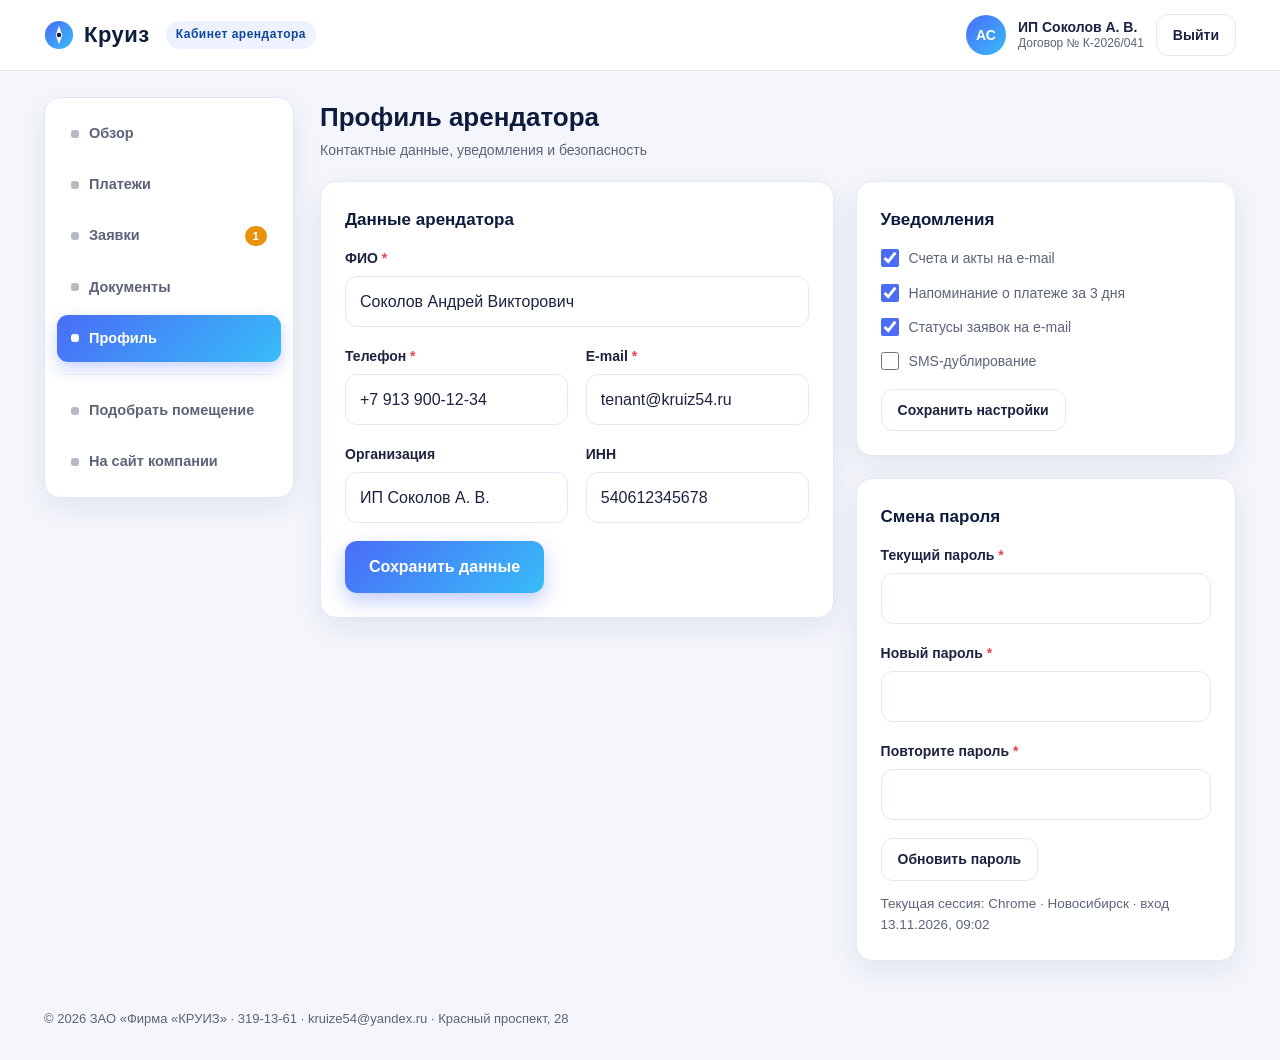
<file: html/profile.html>
<!DOCTYPE html>
<html lang="ru">
<head>
<meta charset="UTF-8">
<meta name="viewport" content="width=device-width, initial-scale=1">
<title>Профиль — Личный кабинет арендатора</title>
<link rel="stylesheet" href="../css/style.css">
<link rel="stylesheet" href="../css/cabinet.css">
</head>
<body>
<header class="cab-top"><div class="cab-top-in">
<a class="logo" href="dashboard.html"><svg width="30" height="30" viewBox="0 0 32 32" aria-hidden="true"><defs><linearGradient id="lg" x1="0" y1="0" x2="1" y2="1"><stop offset="0" stop-color="#4a6cf7"/><stop offset="1" stop-color="#38bdf8"/></linearGradient></defs><circle cx="16" cy="16" r="15" fill="url(#lg)"/><path d="M16 6l3.5 10L16 26l-3.5-10z" fill="#fff"/><circle cx="16" cy="16" r="2.4" fill="#0d1b3d"/></svg>Круиз<span class="cab-tag">Кабинет арендатора</span></a>
<div class="cab-user"><span class="ava">АС</span><span class="u-name">ИП Соколов А. В.<small>Договор № К-2026/041</small></span><a class="btn btn-o btn-s" href="login.html">Выйти</a></div>
</div></header>
<div class="cab-layout">
<aside class="side"><nav>
<a href="dashboard.html">Обзор</a>
<a href="payments.html">Платежи</a>
<a href="requests.html">Заявки <span class="cnt">1</span></a>
<a href="documents.html">Документы</a>
<a class="on" href="profile.html">Профиль</a>
<div class="sep"></div>
<a href="rooms.html">Подобрать помещение</a>
<a href="index.html">На сайт компании</a>
</nav></aside>
<main class="cab-main">
<div class="page-head"><div><h1>Профиль арендатора</h1><p>Контактные данные, уведомления и безопасность</p></div></div>
<div class="success" id="saved">✓ Изменения сохранены в демонстрационном режиме прототипа.</div>
<div class="two-col">
<section class="panel">
<h2>Данные арендатора</h2>
<form action="#saved" method="get">
<div class="field"><label class="req" for="pf">ФИО</label><input id="pf" type="text" required value="Соколов Андрей Викторович" autocomplete="name"></div>
<div class="form-2col">
<div class="field"><label class="req" for="pt">Телефон</label><input id="pt" type="tel" required value="+7 913 900-12-34" autocomplete="tel"></div>
<div class="field"><label class="req" for="pe">E-mail</label><input id="pe" type="email" required value="tenant@kruiz54.ru" autocomplete="email"></div>
</div>
<div class="form-2col">
<div class="field"><label for="pc">Организация</label><input id="pc" type="text" value="ИП Соколов А. В."></div>
<div class="field"><label for="pi">ИНН</label><input id="pi" type="text" value="540612345678" pattern="[0-9]{10,12}"></div>
</div>
<button class="btn btn-p" type="submit">Сохранить данные</button>
</form>
</section>
<div>
<section class="panel">
<h2>Уведомления</h2>
<form action="#saved" method="get">
<label class="check" style="margin-bottom:12px"><input type="checkbox" checked>Счета и акты на e-mail</label>
<label class="check" style="margin-bottom:12px"><input type="checkbox" checked>Напоминание о платеже за 3 дня</label>
<label class="check" style="margin-bottom:12px"><input type="checkbox" checked>Статусы заявок на e-mail</label>
<label class="check" style="margin-bottom:16px"><input type="checkbox">SMS-дублирование</label>
<button class="btn btn-o btn-s" type="submit">Сохранить настройки</button>
</form>
</section>
<section class="panel">
<h2>Смена пароля</h2>
<form action="#saved" method="get">
<div class="field"><label class="req" for="p0">Текущий пароль</label><input id="p0" type="password" required autocomplete="current-password"></div>
<div class="field"><label class="req" for="p1">Новый пароль</label><input id="p1" type="password" required minlength="8" autocomplete="new-password"></div>
<div class="field"><label class="req" for="p2">Повторите пароль</label><input id="p2" type="password" required minlength="8" autocomplete="new-password"></div>
<button class="btn btn-o btn-s" type="submit">Обновить пароль</button>
</form>
<p class="meta" style="margin-top:12px">Текущая сессия: Chrome · Новосибирск · вход 13.11.2026, 09:02</p>
</section>
</div>
</div>
</main>
</div>
<footer class="cab-foot">© 2026 ЗАО «Фирма «КРУИЗ» · 319-13-61 · kruize54@yandex.ru · Красный проспект, 28</footer>
</body>
</html>
</file>
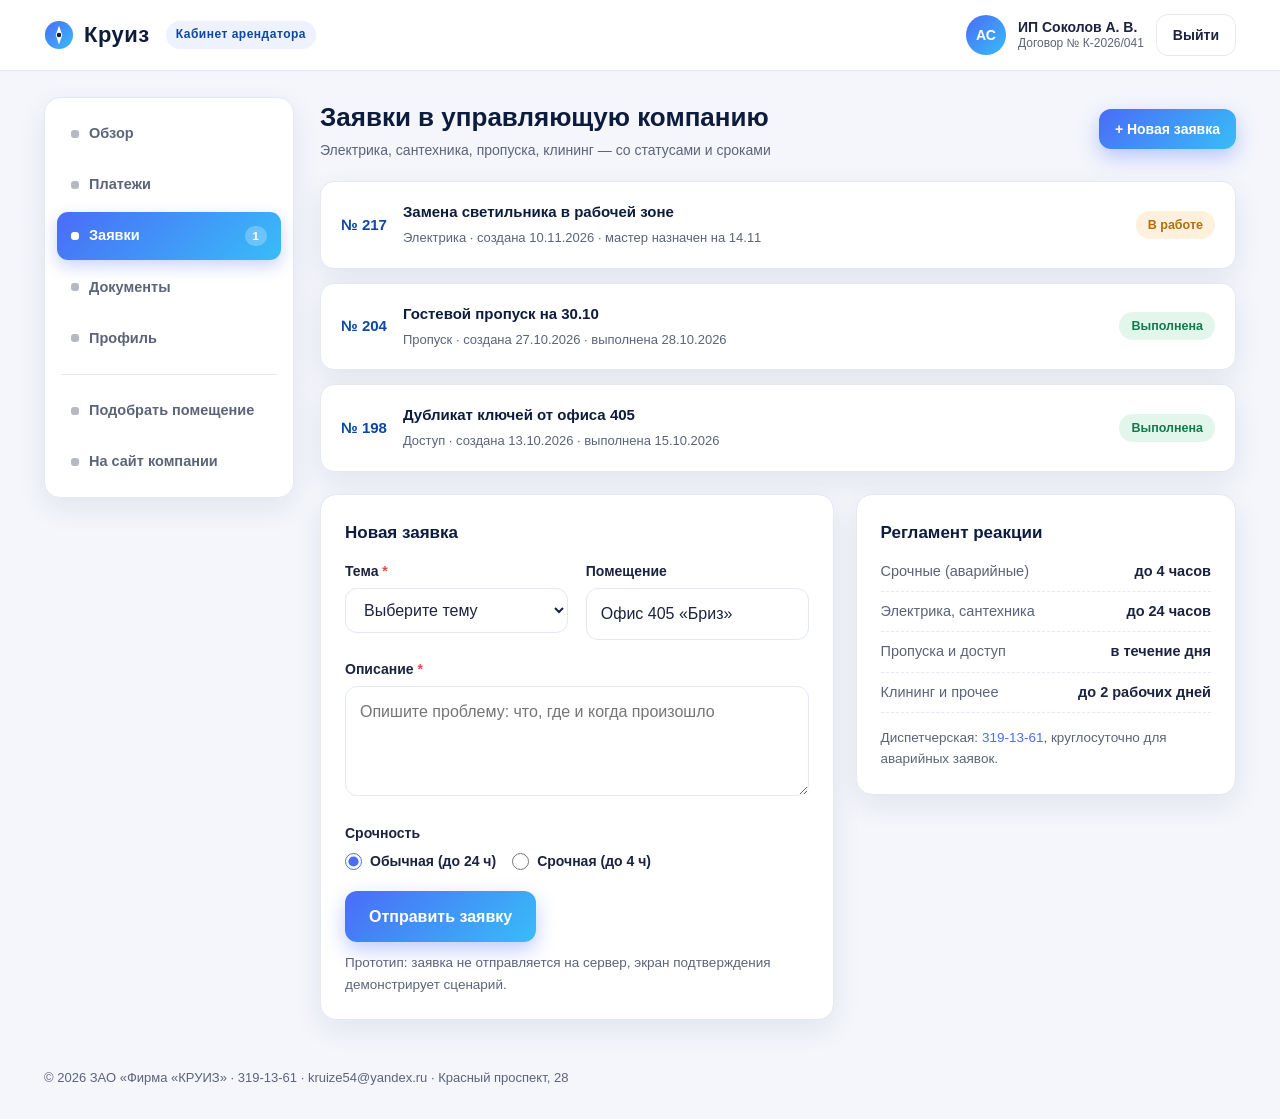
<file: html/requests.html>
<!DOCTYPE html>
<html lang="ru">
<head>
<meta charset="UTF-8">
<meta name="viewport" content="width=device-width, initial-scale=1">
<title>Заявки — Личный кабинет арендатора</title>
<link rel="stylesheet" href="../css/style.css">
<link rel="stylesheet" href="../css/cabinet.css">
</head>
<body>
<header class="cab-top"><div class="cab-top-in">
<a class="logo" href="dashboard.html"><svg width="30" height="30" viewBox="0 0 32 32" aria-hidden="true"><defs><linearGradient id="lg" x1="0" y1="0" x2="1" y2="1"><stop offset="0" stop-color="#4a6cf7"/><stop offset="1" stop-color="#38bdf8"/></linearGradient></defs><circle cx="16" cy="16" r="15" fill="url(#lg)"/><path d="M16 6l3.5 10L16 26l-3.5-10z" fill="#fff"/><circle cx="16" cy="16" r="2.4" fill="#0d1b3d"/></svg>Круиз<span class="cab-tag">Кабинет арендатора</span></a>
<div class="cab-user"><span class="ava">АС</span><span class="u-name">ИП Соколов А. В.<small>Договор № К-2026/041</small></span><a class="btn btn-o btn-s" href="login.html">Выйти</a></div>
</div></header>
<div class="cab-layout">
<aside class="side"><nav>
<a href="dashboard.html">Обзор</a>
<a href="payments.html">Платежи</a>
<a class="on" href="requests.html">Заявки <span class="cnt">1</span></a>
<a href="documents.html">Документы</a>
<a href="profile.html">Профиль</a>
<div class="sep"></div>
<a href="rooms.html">Подобрать помещение</a>
<a href="index.html">На сайт компании</a>
</nav></aside>
<main class="cab-main">
<div class="page-head"><div><h1>Заявки в управляющую компанию</h1><p>Электрика, сантехника, пропуска, клининг — со статусами и сроками</p></div><a class="btn btn-p btn-s" href="#new">+ Новая заявка</a></div>
<div class="req-cards">
<div class="req-card"><span class="num">№ 217</span><div class="txt"><b>Замена светильника в рабочей зоне</b><small>Электрика · создана 10.11.2026 · мастер назначен на 14.11</small></div><span class="badge b-warn">В работе</span></div>
<div class="req-card"><span class="num">№ 204</span><div class="txt"><b>Гостевой пропуск на 30.10</b><small>Пропуск · создана 27.10.2026 · выполнена 28.10.2026</small></div><span class="badge b-ok">Выполнена</span></div>
<div class="req-card"><span class="num">№ 198</span><div class="txt"><b>Дубликат ключей от офиса 405</b><small>Доступ · создана 13.10.2026 · выполнена 15.10.2026</small></div><span class="badge b-ok">Выполнена</span></div>
</div>
<div class="two-col">
<div>
<div class="success" id="rsent">✓ Заявка создана и передана диспетчеру. Номер и статус появятся в списке после обработки.</div>
<section class="panel" id="new">
<h2>Новая заявка</h2>
<form action="#rsent" method="get">
<div class="form-2col">
<div class="field"><label class="req" for="th">Тема</label><select id="th" name="theme" required><option value="">Выберите тему</option><option>Электрика</option><option>Сантехника</option><option>Пропуск / доступ</option><option>Клининг</option><option>Интернет и связь</option><option>Другое</option></select></div>
<div class="field"><label for="rm">Помещение</label><input id="rm" type="text" value="Офис 405 «Бриз»" readonly></div>
</div>
<div class="field"><label class="req" for="ds">Описание</label><textarea id="ds" name="desc" required minlength="10" placeholder="Опишите проблему: что, где и когда произошло"></textarea></div>
<div class="field"><label>Срочность</label><div class="radio-row"><label><input type="radio" name="urg" checked>Обычная (до 24 ч)</label><label><input type="radio" name="urg">Срочная (до 4 ч)</label></div></div>
<button class="btn btn-p" type="submit">Отправить заявку</button>
<p class="meta" style="margin-top:10px">Прототип: заявка не отправляется на сервер, экран подтверждения демонстрирует сценарий.</p>
</form>
</section>
</div>
<section class="panel">
<h2>Регламент реакции</h2>
<div class="lease-rows">
<div><span>Срочные (аварийные)</span><b>до 4 часов</b></div>
<div><span>Электрика, сантехника</span><b>до 24 часов</b></div>
<div><span>Пропуска и доступ</span><b>в течение дня</b></div>
<div><span>Клининг и прочее</span><b>до 2 рабочих дней</b></div>
</div>
<p class="meta">Диспетчерская: <a href="tel:+73833191361">319-13-61</a>, круглосуточно для аварийных заявок.</p>
</section>
</div>
</main>
</div>
<footer class="cab-foot">© 2026 ЗАО «Фирма «КРУИЗ» · 319-13-61 · kruize54@yandex.ru · Красный проспект, 28</footer>
</body>
</html>
</file>
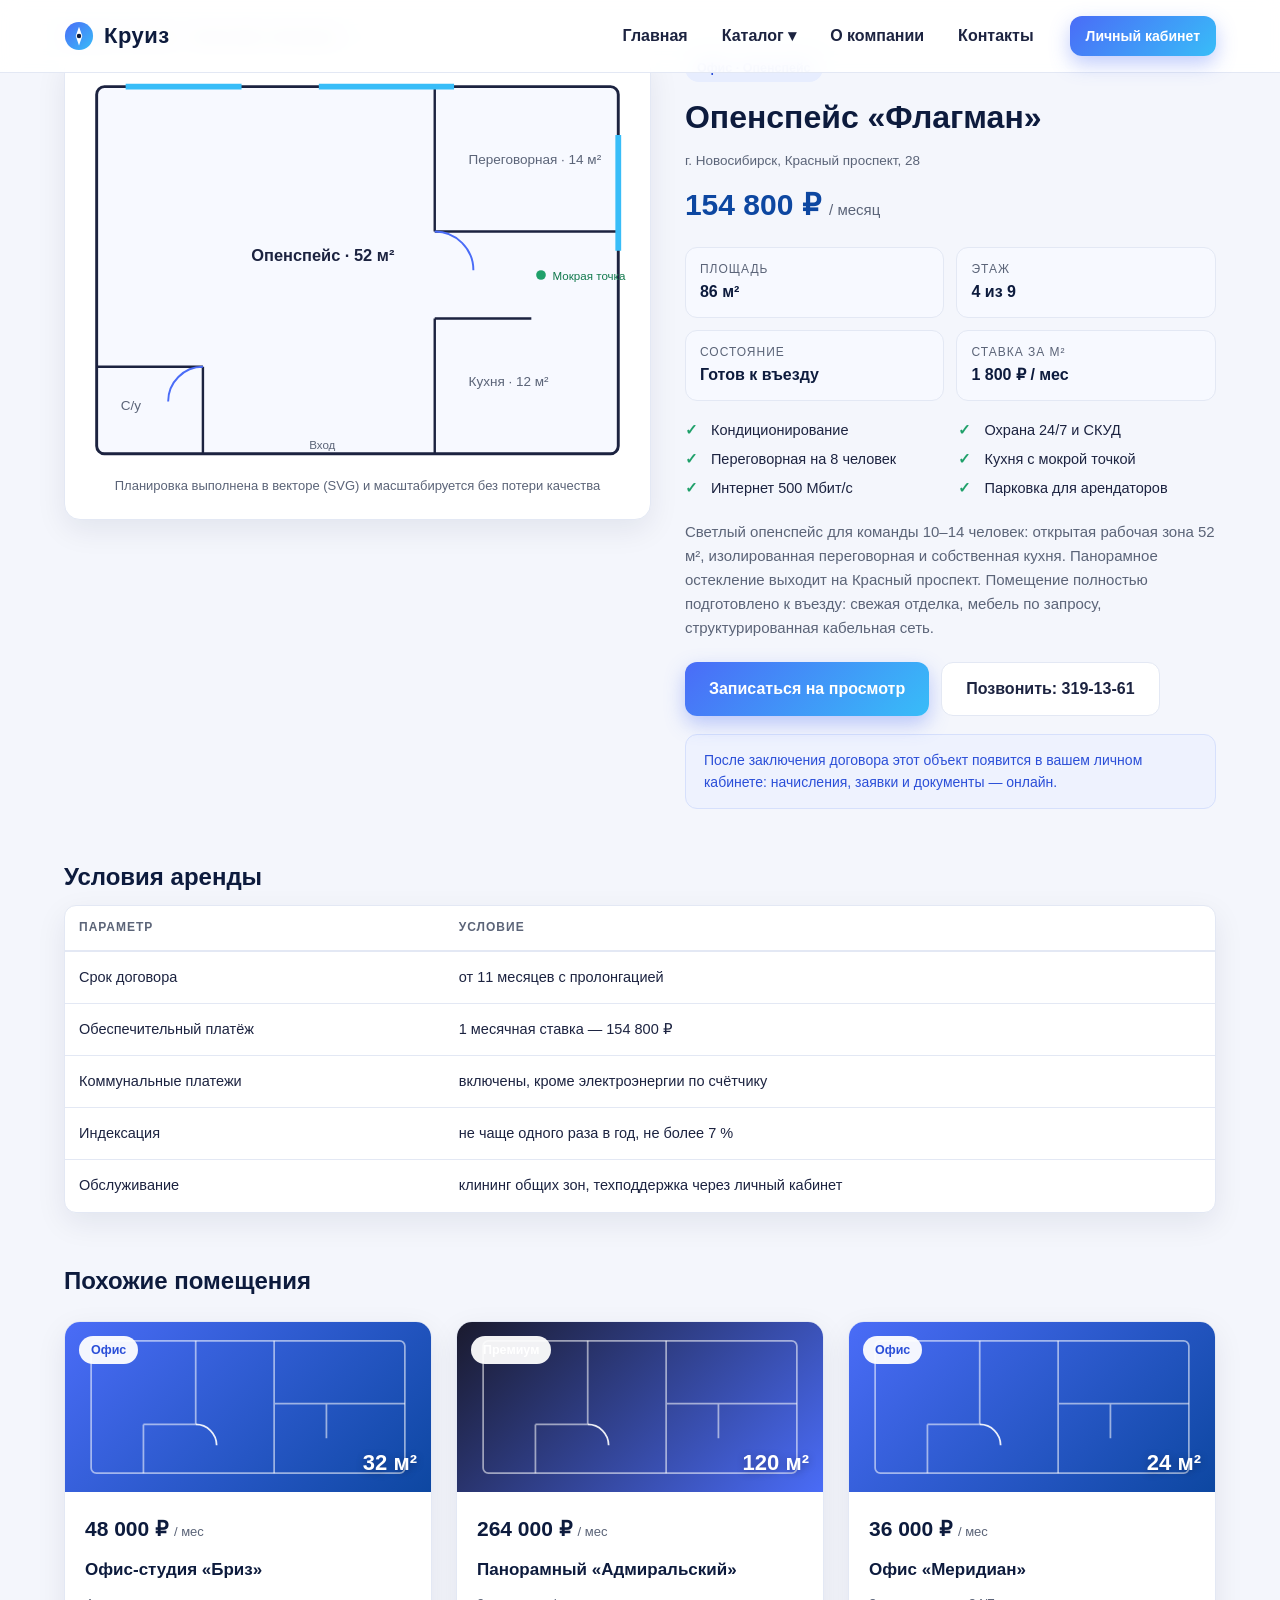
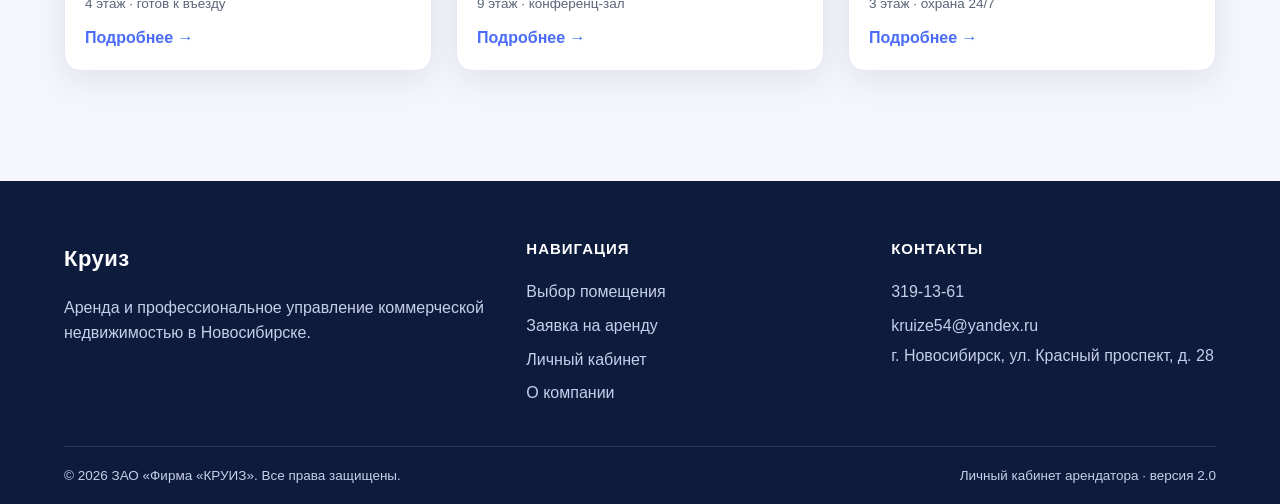
<file: html/room-detail.html>
<!DOCTYPE html>
<html lang="ru">
<head>
<meta charset="UTF-8">
<meta name="viewport" content="width=device-width, initial-scale=1">
<title>Опенспейс «Флагман», 86 м² — Круиз</title>
<link rel="stylesheet" href="../css/style.css">
<link rel="stylesheet" href="../css/room-detail.css">
</head>
<body>
<a class="skip" href="#main">К содержанию</a>
<header class="site-head"><div class="container nav-row">
<a class="logo" href="index.html"><svg width="30" height="30" viewBox="0 0 32 32" aria-hidden="true"><defs><linearGradient id="lg" x1="0" y1="0" x2="1" y2="1"><stop offset="0" stop-color="#4a6cf7"/><stop offset="1" stop-color="#38bdf8"/></linearGradient></defs><circle cx="16" cy="16" r="15" fill="url(#lg)"/><path d="M16 6l3.5 10L16 26l-3.5-10z" fill="#fff"/><circle cx="16" cy="16" r="2.4" fill="#0d1b3d"/></svg>Круиз</a>
<input class="nav-t" type="checkbox" id="nav-t">
<label class="burger" for="nav-t" aria-label="Открыть меню"><span></span><span></span><span></span></label>
<nav class="main-nav">
<a href="index.html">Главная</a>
<div class="dd"><button type="button">Каталог ▾</button><div class="dd-menu"><a href="rooms.html">Выбор помещения</a><a href="room-detail.html">Карточка объекта</a><a href="booking.html">Заявка на аренду</a></div></div>
<a href="index.html#about">О компании</a>
<a href="index.html#contacts">Контакты</a>
</nav>
<a class="btn btn-p btn-s" href="login.html">Личный кабинет</a>
</div></header>
<main id="main"><div class="container">
<nav class="crumbs"><a href="index.html">Главная</a><a href="rooms.html">Каталог</a><span>Опенспейс «Флагман»</span></nav>
<div class="detail-grid">
<figure class="plan-frame">
<svg viewBox="0 0 560 400" role="img" aria-label="Планировка опенспейса Флагман">
<rect x="10" y="10" width="540" height="380" rx="8" fill="#f7f9ff" stroke="#1c2340" stroke-width="3"/>
<path d="M360 10v150M360 160h190M360 250v140M360 250h100M120 390v-90M120 300H10" fill="none" stroke="#1c2340" stroke-width="2.5"/>
<path d="M360 160a40 40 0 0 1 40 40M120 300a36 36 0 0 0-36 36" fill="none" stroke="#4a6cf7" stroke-width="2"/>
<path d="M40 10h120M240 10h140M550 60v120" stroke="#38bdf8" stroke-width="6"/>
<text x="170" y="190" font-family="Arial" font-size="17" font-weight="bold" fill="#1c2340">Опенспейс · 52 м²</text>
<text x="395" y="90" font-family="Arial" font-size="14" fill="#5b6478">Переговорная · 14 м²</text>
<text x="395" y="320" font-family="Arial" font-size="14" fill="#5b6478">Кухня · 12 м²</text>
<text x="35" y="345" font-family="Arial" font-size="14" fill="#5b6478">С/у</text>
<text x="230" y="385" font-family="Arial" font-size="12" fill="#5b6478">Вход</text>
<circle cx="470" cy="205" r="5" fill="#1fa06a"/><text x="482" y="210" font-family="Arial" font-size="12" fill="#137a4e">Мокрая точка</text>
</svg>
<figcaption>Планировка выполнена в векторе (SVG) и масштабируется без потери качества</figcaption>
</figure>
<div class="d-info">
<span class="badge b-office">Офис · Опенспейс</span>
<h1>Опенспейс «Флагман»</h1>
<p class="meta">г. Новосибирск, Красный проспект, 28</p>
<p class="d-price">154 800 ₽ <small>/ месяц</small></p>
<dl class="chars">
<div class="char"><dt>Площадь</dt><dd>86 м²</dd></div>
<div class="char"><dt>Этаж</dt><dd>4 из 9</dd></div>
<div class="char"><dt>Состояние</dt><dd>Готов к въезду</dd></div>
<div class="char"><dt>Ставка за м²</dt><dd>1 800 ₽ / мес</dd></div>
</dl>
<ul class="feat">
<li>Кондиционирование</li><li>Охрана 24/7 и СКУД</li>
<li>Переговорная на 8 человек</li><li>Кухня с мокрой точкой</li>
<li>Интернет 500 Мбит/с</li><li>Парковка для арендаторов</li>
</ul>
<p class="d-desc">Светлый опенспейс для команды 10–14 человек: открытая рабочая зона 52 м², изолированная переговорная и собственная кухня. Панорамное остекление выходит на Красный проспект. Помещение полностью подготовлено к въезду: свежая отделка, мебель по запросу, структурированная кабельная сеть.</p>
<div class="actions"><a class="btn btn-p" href="booking.html">Записаться на просмотр</a><a class="btn btn-o" href="tel:+73833191361">Позвонить: 319-13-61</a></div>
<p class="hint">После заключения договора этот объект появится в вашем личном кабинете: начисления, заявки и документы — онлайн.</p>
</div>
</div>
<section class="terms">
<h2 class="title" style="font-size:24px">Условия аренды</h2>
<div class="tbl-wrap card"><table class="tbl">
<tr><th>Параметр</th><th>Условие</th></tr>
<tr><td>Срок договора</td><td>от 11 месяцев с пролонгацией</td></tr>
<tr><td>Обеспечительный платёж</td><td>1 месячная ставка — 154 800 ₽</td></tr>
<tr><td>Коммунальные платежи</td><td>включены, кроме электроэнергии по счётчику</td></tr>
<tr><td>Индексация</td><td>не чаще одного раза в год, не более 7 %</td></tr>
<tr><td>Обслуживание</td><td>клининг общих зон, техподдержка через личный кабинет</td></tr>
</table></div>
</section>
<section class="section" style="padding-top:20px">
<h2 class="title" style="font-size:24px">Похожие помещения</h2>
<div class="similar">
<a class="room-card t-office" href="room-detail.html"><div class="plan"><span class="badge b-office">Офис</span><span class="meters">32 м²</span></div><div class="card-body"><span class="price">48 000 ₽ <small>/ мес</small></span><h3>Офис-студия «Бриз»</h3><p class="meta">4 этаж · готов к въезду</p><span class="card-link">Подробнее →</span></div></a>
<a class="room-card t-office t-premium" href="room-detail.html"><div class="plan"><span class="badge b-premium">Премиум</span><span class="meters">120 м²</span></div><div class="card-body"><span class="price">264 000 ₽ <small>/ мес</small></span><h3>Панорамный «Адмиральский»</h3><p class="meta">9 этаж · конференц-зал</p><span class="card-link">Подробнее →</span></div></a>
<a class="room-card t-office" href="room-detail.html"><div class="plan"><span class="badge b-office">Офис</span><span class="meters">24 м²</span></div><div class="card-body"><span class="price">36 000 ₽ <small>/ мес</small></span><h3>Офис «Меридиан»</h3><p class="meta">3 этаж · охрана 24/7</p><span class="card-link">Подробнее →</span></div></a>
</div>
</section>
</div></main>
<footer class="site-footer" id="contacts"><div class="container">
<div class="foot-grid">
<div><a class="logo" href="index.html">Круиз</a><p>Аренда и профессиональное управление коммерческой недвижимостью в Новосибирске.</p></div>
<div><h4>Навигация</h4><a href="rooms.html">Выбор помещения</a><a href="booking.html">Заявка на аренду</a><a href="login.html">Личный кабинет</a><a href="index.html#about">О компании</a></div>
<div><h4>Контакты</h4><a href="tel:+73833191361">319-13-61</a><a href="mailto:kruize54@yandex.ru">kruize54@yandex.ru</a><p>г. Новосибирск, ул. Красный проспект, д. 28</p></div>
</div>
<div class="foot-bottom"><span>© 2026 ЗАО «Фирма «КРУИЗ». Все права защищены.</span><span>Личный кабинет арендатора · версия 2.0</span></div>
</div></footer>
</body>
</html>
</file>
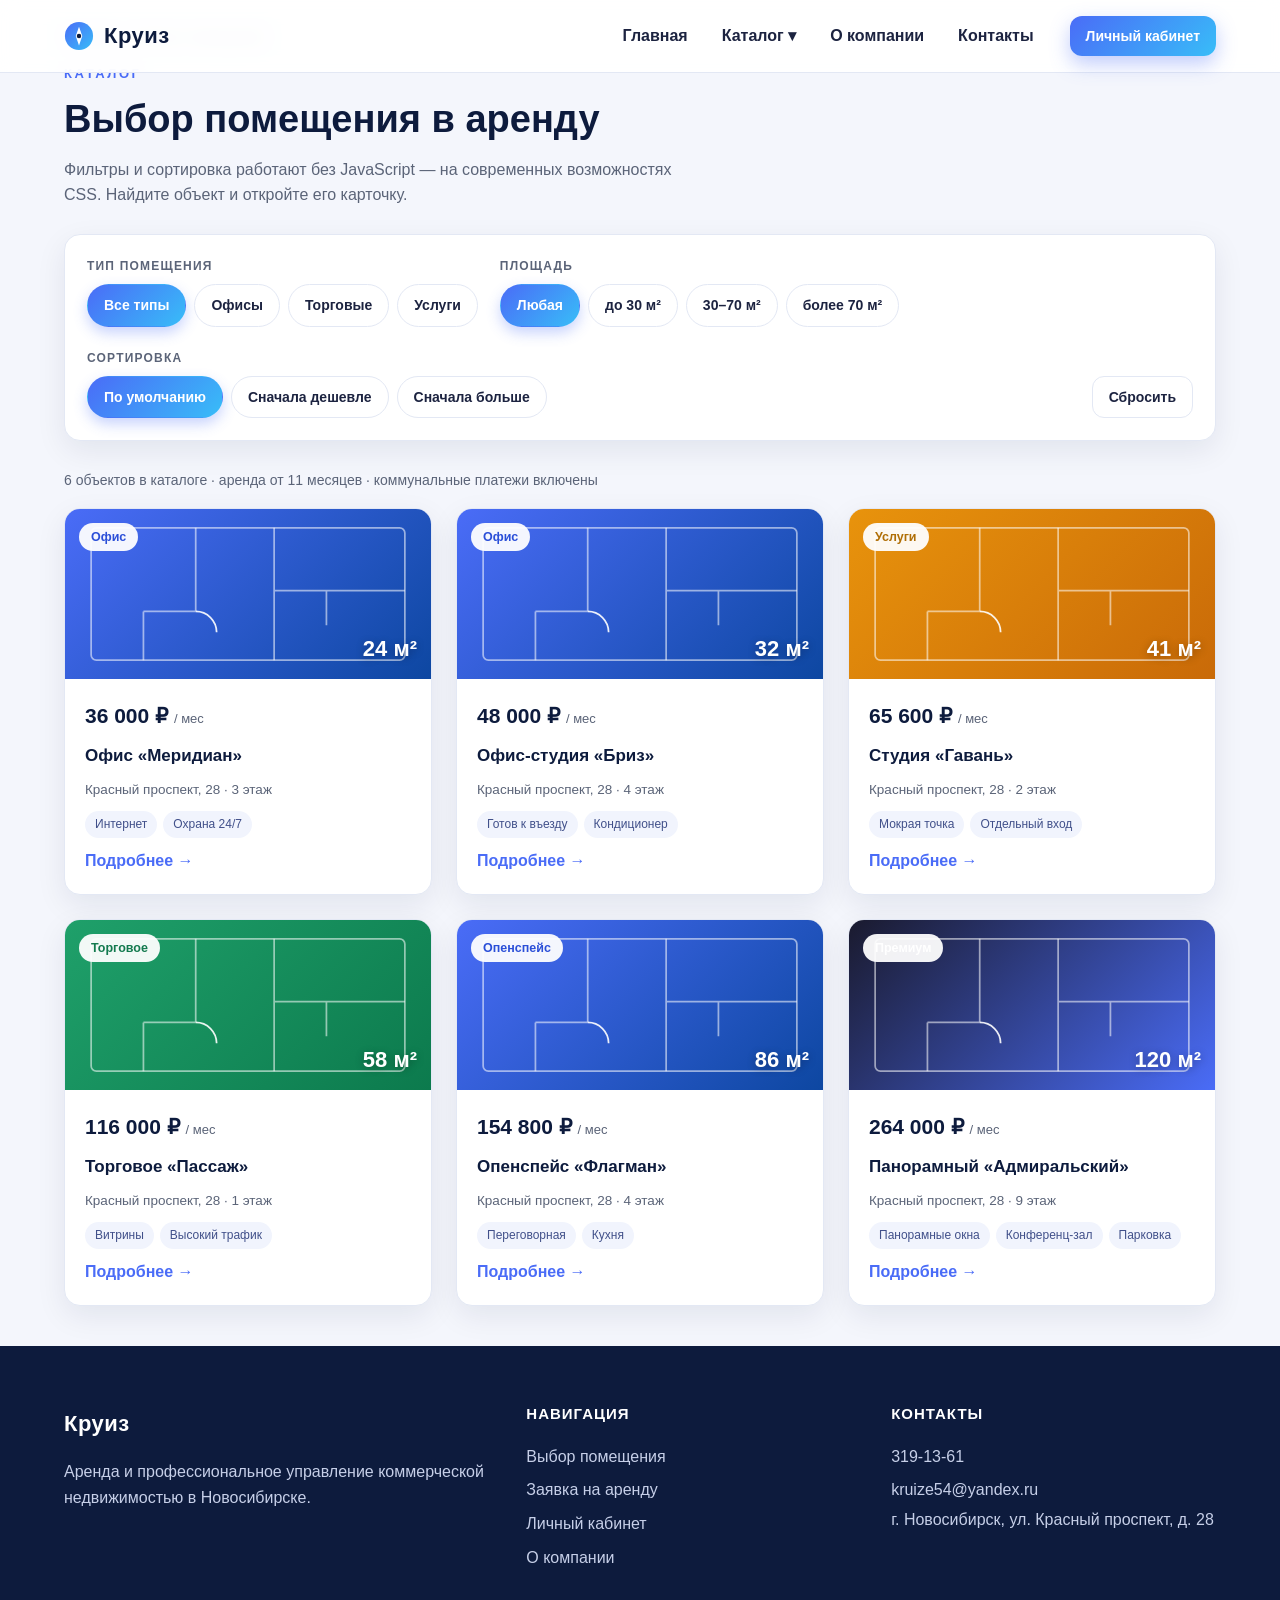
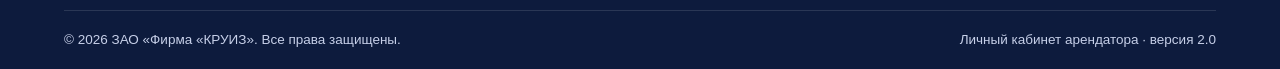
<file: html/rooms.html>
<!DOCTYPE html>
<html lang="ru">
<head>
<meta charset="UTF-8">
<meta name="viewport" content="width=device-width, initial-scale=1">
<title>Каталог помещений — Круиз</title>
<link rel="stylesheet" href="../css/style.css">
<link rel="stylesheet" href="../css/rooms.css">
</head>
<body>
<a class="skip" href="#main">К содержанию</a>
<header class="site-head"><div class="container nav-row">
<a class="logo" href="index.html"><svg width="30" height="30" viewBox="0 0 32 32" aria-hidden="true"><defs><linearGradient id="lg" x1="0" y1="0" x2="1" y2="1"><stop offset="0" stop-color="#4a6cf7"/><stop offset="1" stop-color="#38bdf8"/></linearGradient></defs><circle cx="16" cy="16" r="15" fill="url(#lg)"/><path d="M16 6l3.5 10L16 26l-3.5-10z" fill="#fff"/><circle cx="16" cy="16" r="2.4" fill="#0d1b3d"/></svg>Круиз</a>
<input class="nav-t" type="checkbox" id="nav-t">
<label class="burger" for="nav-t" aria-label="Открыть меню"><span></span><span></span><span></span></label>
<nav class="main-nav">
<a href="index.html">Главная</a>
<div class="dd"><button type="button">Каталог ▾</button><div class="dd-menu"><a href="rooms.html">Выбор помещения</a><a href="room-detail.html">Карточка объекта</a><a href="booking.html">Заявка на аренду</a></div></div>
<a href="index.html#about">О компании</a>
<a href="index.html#contacts">Контакты</a>
</nav>
<a class="btn btn-p btn-s" href="login.html">Личный кабинет</a>
</div></header>
<main id="main"><div class="container">
<nav class="crumbs"><a href="index.html">Главная</a><span>Каталог помещений</span></nav>
<div class="page-head"><span class="overline">Каталог</span><h1 class="title">Выбор помещения в аренду</h1><p class="lead">Фильтры и сортировка работают без JavaScript — на современных возможностях CSS. Найдите объект и откройте его карточку.</p></div>
<form class="filters">
<div class="f-row">
<fieldset class="f-group"><legend>Тип помещения</legend><div class="f-opts">
<input type="radio" name="type" id="t-all" checked><label for="t-all">Все типы</label>
<input type="radio" name="type" id="t-office"><label for="t-office">Офисы</label>
<input type="radio" name="type" id="t-retail"><label for="t-retail">Торговые</label>
<input type="radio" name="type" id="t-service"><label for="t-service">Услуги</label>
</div></fieldset>
<fieldset class="f-group"><legend>Площадь</legend><div class="f-opts">
<input type="radio" name="area" id="a-any" checked><label for="a-any">Любая</label>
<input type="radio" name="area" id="a-s"><label for="a-s">до 30 м²</label>
<input type="radio" name="area" id="a-m"><label for="a-m">30–70 м²</label>
<input type="radio" name="area" id="a-l"><label for="a-l">более 70 м²</label>
</div></fieldset>
<fieldset class="f-group"><legend>Сортировка</legend><div class="f-opts">
<input type="radio" name="sort" id="s-def" checked><label for="s-def">По умолчанию</label>
<input type="radio" name="sort" id="s-price"><label for="s-price">Сначала дешевле</label>
<input type="radio" name="sort" id="s-area"><label for="s-area">Сначала больше</label>
</div></fieldset>
<button type="reset" class="btn btn-o btn-s f-reset">Сбросить</button>
</div>
</form>
<p class="count">6 объектов в каталоге · аренда от 11 месяцев · коммунальные платежи включены</p>
<div class="rooms-grid">
<a class="room-card t-office a-s" style="--p:1;--a:6" href="room-detail.html"><div class="plan"><span class="badge b-office">Офис</span><span class="meters">24 м²</span></div><div class="card-body"><span class="price">36 000 ₽ <small>/ мес</small></span><h3>Офис «Меридиан»</h3><p class="meta">Красный проспект, 28 · 3 этаж</p><div class="chips"><span>Интернет</span><span>Охрана 24/7</span></div><span class="card-link">Подробнее →</span></div></a>
<a class="room-card t-office a-m" style="--p:2;--a:5" href="room-detail.html"><div class="plan"><span class="badge b-office">Офис</span><span class="meters">32 м²</span></div><div class="card-body"><span class="price">48 000 ₽ <small>/ мес</small></span><h3>Офис-студия «Бриз»</h3><p class="meta">Красный проспект, 28 · 4 этаж</p><div class="chips"><span>Готов к въезду</span><span>Кондиционер</span></div><span class="card-link">Подробнее →</span></div></a>
<a class="room-card t-service a-m" style="--p:3;--a:4" href="room-detail.html"><div class="plan"><span class="badge b-service">Услуги</span><span class="meters">41 м²</span></div><div class="card-body"><span class="price">65 600 ₽ <small>/ мес</small></span><h3>Студия «Гавань»</h3><p class="meta">Красный проспект, 28 · 2 этаж</p><div class="chips"><span>Мокрая точка</span><span>Отдельный вход</span></div><span class="card-link">Подробнее →</span></div></a>
<a class="room-card t-retail a-m" style="--p:4;--a:3" href="room-detail.html"><div class="plan"><span class="badge b-retail">Торговое</span><span class="meters">58 м²</span></div><div class="card-body"><span class="price">116 000 ₽ <small>/ мес</small></span><h3>Торговое «Пассаж»</h3><p class="meta">Красный проспект, 28 · 1 этаж</p><div class="chips"><span>Витрины</span><span>Высокий трафик</span></div><span class="card-link">Подробнее →</span></div></a>
<a class="room-card t-office a-l" style="--p:5;--a:2" href="room-detail.html"><div class="plan"><span class="badge b-office">Опенспейс</span><span class="meters">86 м²</span></div><div class="card-body"><span class="price">154 800 ₽ <small>/ мес</small></span><h3>Опенспейс «Флагман»</h3><p class="meta">Красный проспект, 28 · 4 этаж</p><div class="chips"><span>Переговорная</span><span>Кухня</span></div><span class="card-link">Подробнее →</span></div></a>
<a class="room-card t-office t-premium a-l" style="--p:6;--a:1" href="room-detail.html"><div class="plan"><span class="badge b-premium">Премиум</span><span class="meters">120 м²</span></div><div class="card-body"><span class="price">264 000 ₽ <small>/ мес</small></span><h3>Панорамный «Адмиральский»</h3><p class="meta">Красный проспект, 28 · 9 этаж</p><div class="chips"><span>Панорамные окна</span><span>Конференц-зал</span><span>Парковка</span></div><span class="card-link">Подробнее →</span></div></a>
</div>
<div class="empty"><b>По заданным условиям объектов нет.</b><p>Попробуйте изменить площадь или нажмите «Сбросить».</p></div>
</div></main>
<footer class="site-footer" id="contacts"><div class="container">
<div class="foot-grid">
<div><a class="logo" href="index.html">Круиз</a><p>Аренда и профессиональное управление коммерческой недвижимостью в Новосибирске.</p></div>
<div><h4>Навигация</h4><a href="rooms.html">Выбор помещения</a><a href="booking.html">Заявка на аренду</a><a href="login.html">Личный кабинет</a><a href="index.html#about">О компании</a></div>
<div><h4>Контакты</h4><a href="tel:+73833191361">319-13-61</a><a href="mailto:kruize54@yandex.ru">kruize54@yandex.ru</a><p>г. Новосибирск, ул. Красный проспект, д. 28</p></div>
</div>
<div class="foot-bottom"><span>© 2026 ЗАО «Фирма «КРУИЗ». Все права защищены.</span><span>Личный кабинет арендатора · версия 2.0</span></div>
</div></footer>
</body>
</html>
</file>
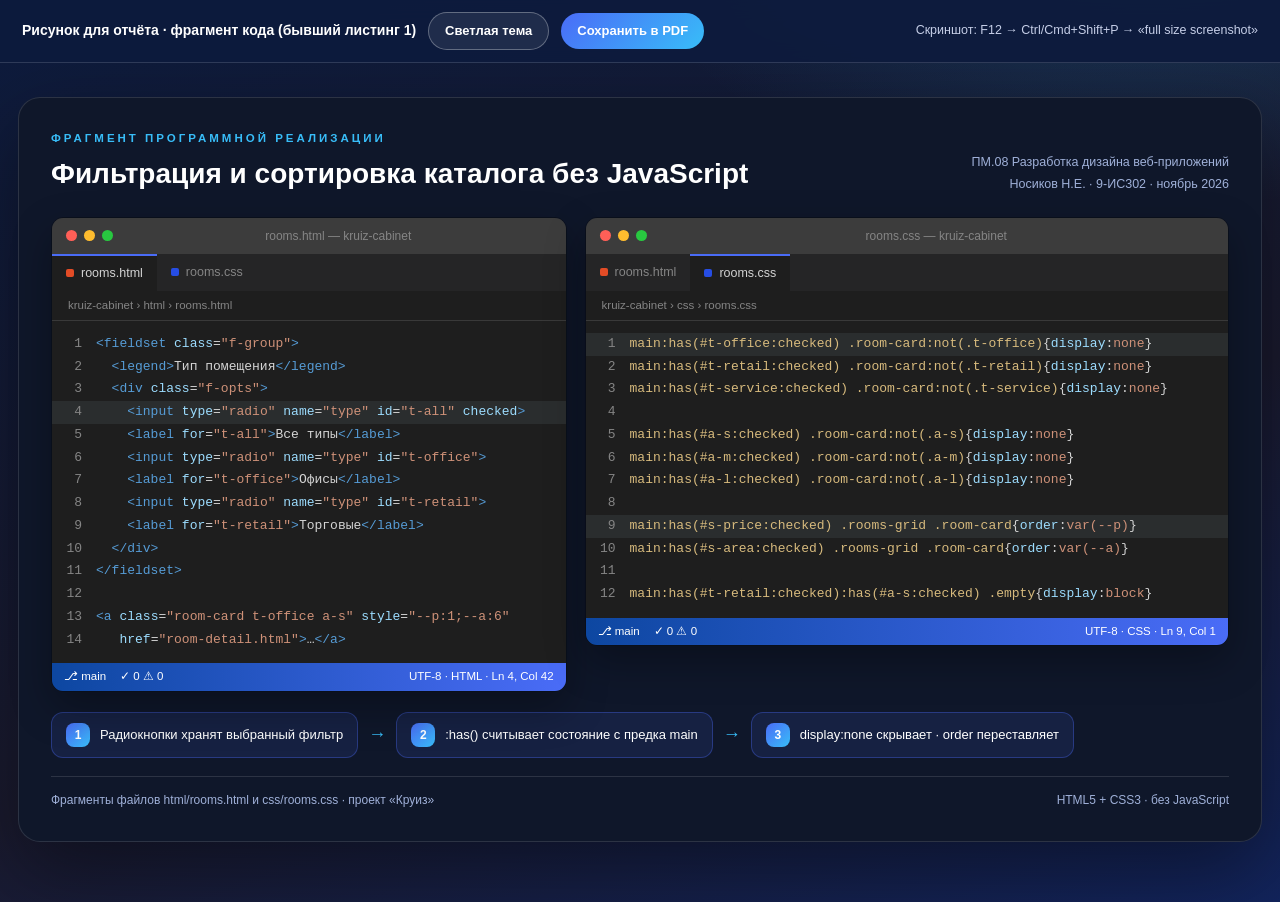
<file: SlidePictures/code-figure.html>
<!DOCTYPE html>
<html lang="ru">
<head>
<meta charset="UTF-8">
<meta name="viewport" content="width=device-width, initial-scale=1">
<title>Фрагмент кода — фильтрация каталога «Круиз»</title>
<style>
:root{--blue:#4a6cf7;--cyan:#38bdf8;--navy:#0d1b3d;--board:#0f172a;--board-ink:#fff;--board-sub:#9fb0d8;--board-line:rgba(255,255,255,.12);--ed-bg:#1e1e1e;--ed-side:#252526;--ed-title:#3c3c3c;--ed-text:#d4d4d4;--ed-gutter:#858585;--ed-hl:#2a2d2e;--t:#569cd6;--a:#9cdcfe;--s:#ce9178;--sel:#d7ba7d;--prop:#9cdcfe;--val:#ce9178}
*{margin:0;padding:0;box-sizing:border-box}
html{scrollbar-color:var(--blue) var(--navy);scrollbar-width:thin}
::-webkit-scrollbar{width:10px;height:8px}
::-webkit-scrollbar-track{background:var(--navy)}
::-webkit-scrollbar-thumb{background:linear-gradient(180deg,#4a6cf7,#38bdf8);border-radius:8px;border:2px solid var(--navy)}
body{font:15px/1.5 Arial,Helvetica,sans-serif;color:#fff;background:radial-gradient(900px 500px at 90% -10%,rgba(56,189,248,.2),transparent 60%),linear-gradient(160deg,#0d1b3d,#1a1a2e 60%,#12245c);min-height:100vh}
body:has(#light:checked){--board:#f4f6fc;--board-ink:#1c2340;--board-sub:#5b6478;--board-line:#e3e8f4;--ed-bg:#fff;--ed-side:#ececec;--ed-title:#f3f3f3;--ed-text:#1f1f1f;--ed-gutter:#6e7681;--ed-hl:#f3f6fc;--t:#800000;--a:#0070c0;--s:#a31515;--sel:#800000;--prop:#0070c0;--val:#a31515}
.toolbar{position:sticky;top:0;z-index:50;display:flex;align-items:center;gap:12px;flex-wrap:wrap;padding:12px 22px;background:rgba(13,27,61,.94);backdrop-filter:blur(10px);border-bottom:1px solid rgba(255,255,255,.14)}
.toolbar b{font-size:14px}
.toolbar small{color:#c6cfe8;font-size:12.5px;margin-left:auto}
.tg{position:absolute;opacity:0;width:1px;height:1px}
.pill{padding:8px 16px;border-radius:999px;border:1.5px solid rgba(255,255,255,.3);background:rgba(255,255,255,.08);color:#fff;font-size:13px;font-weight:700;cursor:pointer}
.tg:checked + .pill{background:linear-gradient(135deg,#4a6cf7,#38bdf8);border-color:transparent}
.print-btn{padding:8px 16px;border-radius:999px;border:0;background:linear-gradient(135deg,#4a6cf7,#38bdf8);color:#fff;font:inherit;font-size:13px;font-weight:700;cursor:pointer}
.wrap{display:flex;justify-content:center;padding:34px 18px 60px}
.board{width:min(1400px,100%);background:var(--board);color:var(--board-ink);border:1px solid var(--board-line);border-radius:22px;padding:32px;box-shadow:0 30px 80px rgba(0,0,0,.4)}
.b-head{display:flex;justify-content:space-between;gap:20px;align-items:flex-end;flex-wrap:wrap;margin-bottom:22px}
.overline{display:block;font-size:11.5px;font-weight:800;letter-spacing:3px;text-transform:uppercase;color:var(--cyan);margin-bottom:6px}
body:has(#light:checked) .overline{color:var(--blue)}
.b-head h1{font-size:clamp(20px,2.4vw,28px)}
.b-meta{text-align:right;font-size:12.5px;color:var(--board-sub);line-height:1.7}
.editors{display:grid;grid-template-columns:1fr 1.25fr;gap:18px;align-items:start}
.editor{border-radius:12px;overflow:hidden;border:1px solid rgba(0,0,0,.35);box-shadow:0 16px 40px rgba(0,0,0,.3);animation:rise .5s both}
.editor:nth-child(2){animation-delay:.1s}
@keyframes rise{from{opacity:0;transform:translateY(16px)}to{opacity:1;transform:none}}
.titlebar{display:flex;align-items:center;gap:12px;background:var(--ed-title);padding:9px 14px}
.lights{display:flex;gap:7px}
.lights i{width:11px;height:11px;border-radius:50%}
.lights i:nth-child(1){background:#ff5f57}.lights i:nth-child(2){background:#febc2e}.lights i:nth-child(3){background:#28c840}
.titlebar span:last-child{flex:1;text-align:center;font-size:12px;color:var(--ed-gutter)}
.tabs{display:flex;background:var(--ed-side)}
.tab{display:flex;align-items:center;gap:7px;padding:8px 14px;font-size:12.5px;color:var(--ed-gutter)}
.tab.on{background:var(--ed-bg);color:var(--ed-text);border-top:2px solid var(--blue)}
.tab i{width:8px;height:8px;border-radius:2px}
.tab i.html{background:#e34c26}.tab i.css{background:#264de4}
.crumb{padding:6px 16px;font-size:11.5px;color:var(--ed-gutter);background:var(--ed-bg);border-bottom:1px solid var(--board-line)}
.code{background:var(--ed-bg);color:var(--ed-text);padding:12px 0;font:13px/1.75 Consolas,Menlo,monospace;overflow-x:auto}
.row{display:flex;min-width:max-content}
.row.hl{background:var(--ed-hl)}
.n{flex:none;width:44px;text-align:right;padding-right:14px;color:var(--ed-gutter);user-select:none}
.row code{white-space:pre;font:inherit;padding-right:18px}
.t{color:var(--t)}.a{color:var(--a)}.s{color:var(--s)}.sel{color:var(--sel)}.prop{color:var(--prop)}.val{color:var(--val)}
.statusbar{display:flex;gap:14px;align-items:center;background:linear-gradient(90deg,#0d47a1,#4a6cf7);color:#fff;font-size:11.5px;padding:5px 12px}
.statusbar .right{margin-left:auto}
.explain{display:flex;gap:10px;align-items:center;flex-wrap:wrap;margin-top:20px}
.step{display:flex;gap:10px;align-items:center;background:rgba(74,108,247,.12);border:1px solid rgba(74,108,247,.35);border-radius:12px;padding:10px 14px;font-size:13px}
body:has(#light:checked) .step{background:#e7edfe;border-color:#c9d6fb}
.step i{flex:none;width:24px;height:24px;border-radius:8px;background:linear-gradient(135deg,#4a6cf7,#38bdf8);color:#fff;font-style:normal;font-weight:800;font-size:12px;display:grid;place-items:center}
.arrow{color:var(--cyan);font-weight:800;font-size:18px}
.b-foot{margin-top:18px;padding-top:14px;border-top:1px solid var(--board-line);font-size:12px;color:var(--board-sub);display:flex;justify-content:space-between;gap:12px;flex-wrap:wrap}
@media (max-width:1100px){.editors{grid-template-columns:1fr}}
@media (prefers-reduced-motion:reduce){*{animation:none!important}}
@media print{.toolbar{display:none}body{background:#fff}.wrap{padding:0}.board{width:1400px;zoom:.6;box-shadow:none;-webkit-print-color-adjust:exact;print-color-adjust:exact}@page{size:A4 landscape;margin:8mm}}
</style>
</head>
<body>
<div class="toolbar">
<b>Рисунок для отчёта · фрагмент кода (бывший листинг 1)</b>
<input class="tg" type="checkbox" id="light"><label class="pill" for="light">Светлая тема</label>
<button class="print-btn" onclick="window.print()">Сохранить в PDF</button>
<small>Скриншот: F12 → Ctrl/Cmd+Shift+P → «full size screenshot»</small>
</div>
<main class="wrap">
<section class="board">
<header class="b-head">
<div><span class="overline">Фрагмент программной реализации</span><h1>Фильтрация и сортировка каталога без JavaScript</h1></div>
<div class="b-meta">ПМ.08 Разработка дизайна веб-приложений<br>Носиков Н.Е. · 9-ИС302 · ноябрь 2026</div>
</header>
<div class="editors">
<div class="editor">
<div class="titlebar"><span class="lights"><i></i><i></i><i></i></span><span>rooms.html — kruiz-cabinet</span></div>
<div class="tabs"><span class="tab on"><i class="html"></i>rooms.html</span><span class="tab"><i class="css"></i>rooms.css</span></div>
<div class="crumb">kruiz-cabinet › html › rooms.html</div>
<div class="code">
<div class="row"><span class="n">1</span><code><span class="t">&lt;fieldset</span> <span class="a">class</span>=<span class="s">"f-group"</span><span class="t">&gt;</span></code></div>
<div class="row"><span class="n">2</span><code>  <span class="t">&lt;legend&gt;</span>Тип помещения<span class="t">&lt;/legend&gt;</span></code></div>
<div class="row"><span class="n">3</span><code>  <span class="t">&lt;div</span> <span class="a">class</span>=<span class="s">"f-opts"</span><span class="t">&gt;</span></code></div>
<div class="row hl"><span class="n">4</span><code>    <span class="t">&lt;input</span> <span class="a">type</span>=<span class="s">"radio"</span> <span class="a">name</span>=<span class="s">"type"</span> <span class="a">id</span>=<span class="s">"t-all"</span> <span class="a">checked</span><span class="t">&gt;</span></code></div>
<div class="row"><span class="n">5</span><code>    <span class="t">&lt;label</span> <span class="a">for</span>=<span class="s">"t-all"</span><span class="t">&gt;</span>Все типы<span class="t">&lt;/label&gt;</span></code></div>
<div class="row"><span class="n">6</span><code>    <span class="t">&lt;input</span> <span class="a">type</span>=<span class="s">"radio"</span> <span class="a">name</span>=<span class="s">"type"</span> <span class="a">id</span>=<span class="s">"t-office"</span><span class="t">&gt;</span></code></div>
<div class="row"><span class="n">7</span><code>    <span class="t">&lt;label</span> <span class="a">for</span>=<span class="s">"t-office"</span><span class="t">&gt;</span>Офисы<span class="t">&lt;/label&gt;</span></code></div>
<div class="row"><span class="n">8</span><code>    <span class="t">&lt;input</span> <span class="a">type</span>=<span class="s">"radio"</span> <span class="a">name</span>=<span class="s">"type"</span> <span class="a">id</span>=<span class="s">"t-retail"</span><span class="t">&gt;</span></code></div>
<div class="row"><span class="n">9</span><code>    <span class="t">&lt;label</span> <span class="a">for</span>=<span class="s">"t-retail"</span><span class="t">&gt;</span>Торговые<span class="t">&lt;/label&gt;</span></code></div>
<div class="row"><span class="n">10</span><code>  <span class="t">&lt;/div&gt;</span></code></div>
<div class="row"><span class="n">11</span><code><span class="t">&lt;/fieldset&gt;</span></code></div>
<div class="row"><span class="n">12</span><code> </code></div>
<div class="row"><span class="n">13</span><code><span class="t">&lt;a</span> <span class="a">class</span>=<span class="s">"room-card t-office a-s"</span> <span class="a">style</span>=<span class="s">"--p:1;--a:6"</span></code></div>
<div class="row"><span class="n">14</span><code>   <span class="a">href</span>=<span class="s">"room-detail.html"</span><span class="t">&gt;</span>…<span class="t">&lt;/a&gt;</span></code></div>
</div>
<div class="statusbar"><span>⎇ main</span><span>✓ 0 ⚠ 0</span><span class="right">UTF-8 · HTML · Ln 4, Col 42</span></div>
</div>
<div class="editor">
<div class="titlebar"><span class="lights"><i></i><i></i><i></i></span><span>rooms.css — kruiz-cabinet</span></div>
<div class="tabs"><span class="tab"><i class="html"></i>rooms.html</span><span class="tab on"><i class="css"></i>rooms.css</span></div>
<div class="crumb">kruiz-cabinet › css › rooms.css</div>
<div class="code">
<div class="row hl"><span class="n">1</span><code><span class="sel">main:has(#t-office:checked) .room-card:not(.t-office)</span>{<span class="prop">display</span>:<span class="val">none</span>}</code></div>
<div class="row"><span class="n">2</span><code><span class="sel">main:has(#t-retail:checked) .room-card:not(.t-retail)</span>{<span class="prop">display</span>:<span class="val">none</span>}</code></div>
<div class="row"><span class="n">3</span><code><span class="sel">main:has(#t-service:checked) .room-card:not(.t-service)</span>{<span class="prop">display</span>:<span class="val">none</span>}</code></div>
<div class="row"><span class="n">4</span><code> </code></div>
<div class="row"><span class="n">5</span><code><span class="sel">main:has(#a-s:checked) .room-card:not(.a-s)</span>{<span class="prop">display</span>:<span class="val">none</span>}</code></div>
<div class="row"><span class="n">6</span><code><span class="sel">main:has(#a-m:checked) .room-card:not(.a-m)</span>{<span class="prop">display</span>:<span class="val">none</span>}</code></div>
<div class="row"><span class="n">7</span><code><span class="sel">main:has(#a-l:checked) .room-card:not(.a-l)</span>{<span class="prop">display</span>:<span class="val">none</span>}</code></div>
<div class="row"><span class="n">8</span><code> </code></div>
<div class="row hl"><span class="n">9</span><code><span class="sel">main:has(#s-price:checked) .rooms-grid .room-card</span>{<span class="prop">order</span>:<span class="val">var(--p)</span>}</code></div>
<div class="row"><span class="n">10</span><code><span class="sel">main:has(#s-area:checked) .rooms-grid .room-card</span>{<span class="prop">order</span>:<span class="val">var(--a)</span>}</code></div>
<div class="row"><span class="n">11</span><code> </code></div>
<div class="row"><span class="n">12</span><code><span class="sel">main:has(#t-retail:checked):has(#a-s:checked) .empty</span>{<span class="prop">display</span>:<span class="val">block</span>}</code></div>
</div>
<div class="statusbar"><span>⎇ main</span><span>✓ 0 ⚠ 0</span><span class="right">UTF-8 · CSS · Ln 9, Col 1</span></div>
</div>
</div>
<div class="explain">
<div class="step"><i>1</i>Радиокнопки хранят выбранный фильтр</div><span class="arrow">→</span>
<div class="step"><i>2</i>:has() считывает состояние с предка main</div><span class="arrow">→</span>
<div class="step"><i>3</i>display:none скрывает · order переставляет</div>
</div>
<footer class="b-foot"><span>Фрагменты файлов html/rooms.html и css/rooms.css · проект «Круиз»</span><span>HTML5 + CSS3 · без JavaScript</span></footer>
</section>
</main>
</body>
</html>
</file>
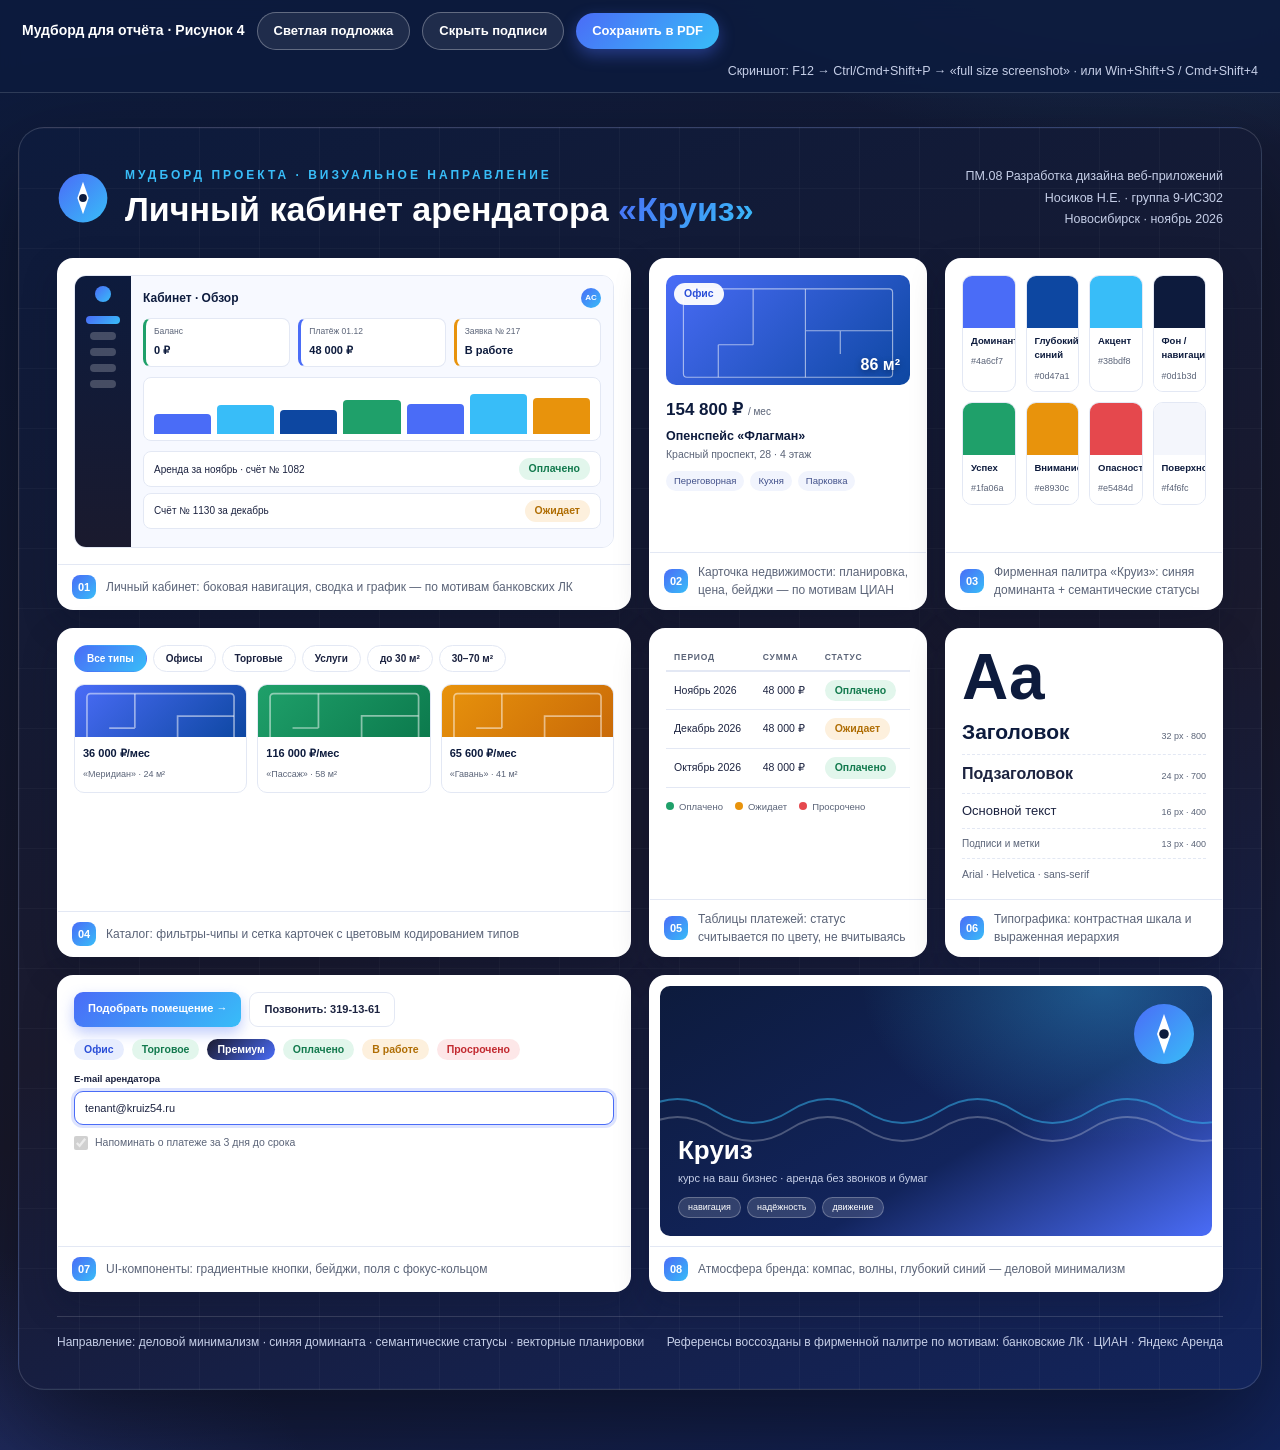
<file: SlidePictures/moodboard.html>
<!DOCTYPE html>
<html lang="ru">
<head>
<meta charset="UTF-8">
<meta name="viewport" content="width=device-width, initial-scale=1">
<title>Мудборд — Личный кабинет арендатора «Круиз»</title>
<style>
:root{--blue:#4a6cf7;--blued:#0d47a1;--cyan:#38bdf8;--navy:#0d1b3d;--navy2:#1a1a2e;--green:#1fa06a;--amber:#e8930c;--red:#e5484d;--paper:#f4f6fc;--ink:#1c2340;--muted:#5b6478;--line:#e3e8f4;--grad:linear-gradient(135deg,#4a6cf7,#38bdf8)}
*{margin:0;padding:0;box-sizing:border-box}
html{scrollbar-color:var(--blue) var(--navy);scrollbar-width:thin}
::-webkit-scrollbar{width:10px;height:10px}
::-webkit-scrollbar-track{background:var(--navy)}
::-webkit-scrollbar-thumb{background:linear-gradient(180deg,#4a6cf7,#38bdf8);border-radius:8px;border:2px solid var(--navy)}
::-webkit-scrollbar-thumb:hover{background:var(--blued)}
body{font:15px/1.5 Arial,Helvetica,sans-serif;color:#fff;background:radial-gradient(900px 500px at 90% -10%,rgba(56,189,248,.22),transparent 60%),radial-gradient(800px 600px at -10% 110%,rgba(74,108,247,.28),transparent 60%),linear-gradient(160deg,#0d1b3d,#1a1a2e 60%,#12245c);min-height:100vh}
:focus-visible{outline:3px solid var(--cyan);outline-offset:2px;border-radius:8px}
.toolbar{position:sticky;top:0;z-index:50;display:flex;align-items:center;gap:12px;flex-wrap:wrap;padding:12px 22px;background:rgba(13,27,61,.9);backdrop-filter:blur(10px);border-bottom:1px solid rgba(255,255,255,.14)}
.toolbar b{font-size:14px}
.toolbar small{color:#c6cfe8;font-size:12.5px;margin-left:auto}
.tg{position:absolute;opacity:0;width:1px;height:1px}
.pill{padding:8px 16px;border-radius:999px;border:1.5px solid rgba(255,255,255,.3);background:rgba(255,255,255,.08);color:#fff;font-size:13px;font-weight:700;cursor:pointer;transition:.2s}
.pill:hover{background:rgba(255,255,255,.18)}
.tg:checked + .pill{background:var(--grad);border-color:transparent;box-shadow:0 6px 16px rgba(74,108,247,.4)}
.tg:focus-visible + .pill{outline:3px solid var(--cyan);outline-offset:2px}
.print-btn{padding:8px 16px;border-radius:999px;border:0;background:var(--grad);color:#fff;font:inherit;font-size:13px;font-weight:700;cursor:pointer;box-shadow:0 6px 16px rgba(74,108,247,.4)}
.print-btn:hover{filter:brightness(1.1)}
.wrap{display:flex;justify-content:center;padding:34px 18px 60px}
.board{--b-ink:#fff;--b-sub:#c6cfe8;--b-line:rgba(255,255,255,.15);width:min(1440px,100%);border:1px solid var(--b-line);border-radius:26px;padding:38px;background-image:url("data:image/svg+xml,%3Csvg xmlns='http://www.w3.org/2000/svg' width='60' height='60'%3E%3Cpath d='M60 0H0v60' fill='none' stroke='%23ffffff' stroke-opacity='.06'/%3E%3C/svg%3E"),linear-gradient(160deg,#0d1b3d,#1a1a2e 55%,#12245c);box-shadow:0 40px 100px rgba(0,0,0,.45);color:var(--b-ink)}
body:has(#light:checked) .board{--b-ink:#1c2340;--b-sub:#5b6478;--b-line:#dfe5f2;background-image:url("data:image/svg+xml,%3Csvg xmlns='http://www.w3.org/2000/svg' width='60' height='60'%3E%3Cpath d='M60 0H0v60' fill='none' stroke='%231c2340' stroke-opacity='.05'/%3E%3C/svg%3E"),linear-gradient(160deg,#f6f8fe,#eef2fb)}
.b-head{display:flex;justify-content:space-between;gap:24px;align-items:flex-start;flex-wrap:wrap;margin-bottom:28px}
.b-id{display:flex;gap:16px;align-items:center}
.overline{display:block;font-size:12px;font-weight:800;letter-spacing:3px;text-transform:uppercase;color:var(--cyan);margin-bottom:6px}
body:has(#light:checked) .overline{color:var(--blued)}
.b-head h1{font-size:clamp(24px,3vw,34px);line-height:1.15}
.b-head h1 em{font-style:normal;background:var(--grad);-webkit-background-clip:text;background-clip:text;color:transparent}
.b-meta{text-align:right;font-size:12.5px;color:var(--b-sub);line-height:1.7}
.grid{display:grid;grid-template-columns:repeat(4,1fr);gap:18px}
.tile{background:#fff;color:var(--ink);border:1px solid var(--b-line);border-radius:16px;overflow:hidden;display:flex;flex-direction:column;box-shadow:0 14px 34px rgba(6,14,40,.25);transition:transform .25s,box-shadow .25s;animation:rise .6s both}
.tile:hover{transform:translateY(-5px);box-shadow:0 24px 50px rgba(6,14,40,.4)}
.tile:nth-child(2){animation-delay:.06s}.tile:nth-child(3){animation-delay:.12s}.tile:nth-child(4){animation-delay:.18s}.tile:nth-child(5){animation-delay:.24s}.tile:nth-child(6){animation-delay:.3s}.tile:nth-child(7){animation-delay:.36s}.tile:nth-child(8){animation-delay:.42s}
@keyframes rise{from{opacity:0;transform:translateY(20px)}to{opacity:1;transform:none}}
.s2{grid-column:span 2}
.body{padding:16px;flex:1;min-height:250px}
.cap{display:flex;gap:10px;align-items:center;border-top:1px solid var(--line);padding:10px 14px;font-size:12px;color:var(--muted)}
.cap i{font-style:normal;flex:none;width:24px;height:24px;border-radius:8px;background:var(--grad);color:#fff;font-size:11px;font-weight:800;display:grid;place-items:center}
body:has(#caps:checked) .cap{display:none}
.badge{display:inline-flex;padding:3px 10px;border-radius:999px;font-size:10.5px;font-weight:700}
.b-office{background:#e7edfe;color:#2b4fd8}.b-retail{background:#e2f6ec;color:#137a4e}.b-prem{background:linear-gradient(135deg,#1a1a2e,#4a6cf7);color:#fff}
.b-ok{background:#e2f6ec;color:#137a4e}.b-warn{background:#fdf0dd;color:#b06e05}.b-danger{background:#fde7e8;color:#c22a30}
.mini-app{display:grid;grid-template-columns:56px 1fr;border:1px solid var(--line);border-radius:12px;overflow:hidden;height:100%}
.m-side{background:linear-gradient(180deg,#0d1b3d,#1a1a2e);padding:10px 8px;display:flex;flex-direction:column;gap:8px;align-items:center}
.m-side i{width:26px;height:8px;border-radius:4px;background:rgba(255,255,255,.22)}
.m-side i.on{background:var(--grad);width:34px}
.m-side .dot{width:16px;height:16px;border-radius:50%;background:var(--grad);margin-bottom:6px}
.m-main{padding:12px;background:#f7f9ff}
.m-top{display:flex;justify-content:space-between;align-items:center;margin-bottom:10px}
.m-top b{font-size:12px;color:var(--navy)}
.ava{width:20px;height:20px;border-radius:50%;background:var(--grad);color:#fff;font-size:8px;font-weight:800;display:grid;place-items:center}
.m-stats{display:grid;grid-template-columns:repeat(3,1fr);gap:8px;margin-bottom:10px}
.m-stat{background:#fff;border:1px solid var(--line);border-left:3px solid var(--blue);border-radius:8px;padding:6px 8px}
.m-stat.g{border-left-color:var(--green)}.m-stat.a{border-left-color:var(--amber)}
.m-stat span{display:block;font-size:8.5px;color:var(--muted)}
.m-stat b{font-size:11px;color:var(--navy)}
.bars{display:flex;align-items:flex-end;gap:6px;height:64px;background:#fff;border:1px solid var(--line);border-radius:8px;padding:8px 10px 6px;margin-bottom:10px}
.bars i{flex:1;border-radius:4px 4px 0 0}
.m-row{display:flex;justify-content:space-between;align-items:center;background:#fff;border:1px solid var(--line);border-radius:8px;padding:6px 10px;font-size:10px;color:var(--ink);margin-bottom:6px}
.plan{position:relative;height:110px;border-radius:10px;background-image:url("data:image/svg+xml,%3Csvg xmlns='http://www.w3.org/2000/svg' width='420' height='200'%3E%3Cg fill='none' stroke='%23ffffff' stroke-opacity='.55' stroke-width='2'%3E%3Crect x='30' y='24' width='360' height='152' rx='6'/%3E%3Cpath d='M150 24v96M150 120H90M240 176V96h150M240 96V24M90 120v56M300 96v40'/%3E%3C/g%3E%3C/svg%3E"),linear-gradient(135deg,#4a6cf7,#0d47a1);background-size:cover;margin-bottom:12px}
.plan .badge{position:absolute;top:8px;left:8px;background:rgba(255,255,255,.95)}
.plan b{position:absolute;right:10px;bottom:8px;color:#fff;font-size:16px;text-shadow:0 2px 6px rgba(0,0,0,.35)}
.price{font-size:17px;font-weight:800;color:var(--navy)}
.price small{font-size:10px;color:var(--muted);font-weight:400}
.t-name{font-size:12.5px;font-weight:700;color:var(--navy);margin:4px 0 2px}
.t-meta{font-size:10.5px;color:var(--muted)}
.chips{display:flex;gap:6px;flex-wrap:wrap;margin-top:8px}
.chips span{font-size:9.5px;background:#f1f4fd;color:#41508a;padding:3px 8px;border-radius:999px}
.fchips{display:flex;gap:6px;flex-wrap:wrap;margin-bottom:12px}
.fchips span{font-size:10px;font-weight:700;padding:5px 12px;border-radius:999px;border:1.5px solid var(--line);color:var(--ink)}
.fchips span.on{background:var(--grad);color:#fff;border-color:transparent}
.mini-grid{display:grid;grid-template-columns:repeat(3,1fr);gap:10px}
.mini-card{border:1px solid var(--line);border-radius:10px;overflow:hidden;background:#fff}
.mini-card .th{height:52px;background-image:url("data:image/svg+xml,%3Csvg xmlns='http://www.w3.org/2000/svg' width='200' height='80'%3E%3Cg fill='none' stroke='%23ffffff' stroke-opacity='.5' stroke-width='2'%3E%3Crect x='14' y='10' width='172' height='60' rx='4'/%3E%3Cpath d='M70 10v40M70 50H40M120 70V36h66'/%3E%3C/g%3E%3C/svg%3E"),linear-gradient(135deg,#4a6cf7,#0d47a1);background-size:cover}
.mini-card.r .th{background-image:url("data:image/svg+xml,%3Csvg xmlns='http://www.w3.org/2000/svg' width='200' height='80'%3E%3Cg fill='none' stroke='%23ffffff' stroke-opacity='.5' stroke-width='2'%3E%3Crect x='14' y='10' width='172' height='60' rx='4'/%3E%3Cpath d='M70 10v40M70 50H40M120 70V36h66'/%3E%3C/g%3E%3C/svg%3E"),linear-gradient(135deg,#1fa06a,#0c7a4d)}
.mini-card.s .th{background-image:url("data:image/svg+xml,%3Csvg xmlns='http://www.w3.org/2000/svg' width='200' height='80'%3E%3Cg fill='none' stroke='%23ffffff' stroke-opacity='.5' stroke-width='2'%3E%3Crect x='14' y='10' width='172' height='60' rx='4'/%3E%3Cpath d='M70 10v40M70 50H40M120 70V36h66'/%3E%3C/g%3E%3C/svg%3E"),linear-gradient(135deg,#e8930c,#c96a08)}
.mini-card .bd{padding:8px}
.mini-card b{display:block;font-size:11px;color:var(--navy)}
.mini-card small{font-size:9px;color:var(--muted)}
table.pay{width:100%;border-collapse:collapse;font-size:10.5px}
table.pay th{font-size:8.5px;text-transform:uppercase;letter-spacing:.8px;color:var(--muted);text-align:left;padding:6px 8px;border-bottom:2px solid var(--line)}
table.pay td{padding:8px;border-bottom:1px solid var(--line)}
.legend{display:flex;gap:12px;margin-top:12px;font-size:9.5px;color:var(--muted)}
.legend i{width:8px;height:8px;border-radius:50%;display:inline-block;margin-right:5px}
.swatches{display:grid;grid-template-columns:repeat(4,1fr);gap:10px}
.sw{border-radius:10px;overflow:hidden;border:1px solid var(--line)}
.sw i{display:block;height:52px}
.sw div{padding:6px 8px;background:#fff}
.sw b{display:block;font-size:9.5px;color:var(--navy)}
.sw small{font-size:9px;color:var(--muted)}
.type-big{font-size:64px;font-weight:800;color:var(--navy);line-height:1}
.type-row{display:flex;justify-content:space-between;align-items:baseline;border-bottom:1px dashed var(--line);padding:7px 0}
.type-row small{font-size:9px;color:var(--muted)}
.btn{display:inline-flex;padding:8px 14px;border-radius:9px;font-size:11px;font-weight:700;border:0;cursor:default}
.btn-p{background:var(--grad);color:#fff;box-shadow:0 6px 14px rgba(74,108,247,.35)}
.btn-o{background:#fff;border:1.5px solid var(--line);color:var(--ink)}
.comp-row{display:flex;gap:8px;flex-wrap:wrap;margin-bottom:12px}
.field label{display:block;font-size:9.5px;font-weight:700;margin-bottom:4px;color:var(--ink)}
.field input{width:100%;padding:8px 10px;border:1.5px solid var(--blue);border-radius:9px;font:inherit;font-size:11px;box-shadow:0 0 0 3px rgba(74,108,247,.18);color:var(--ink)}
.check{display:flex;gap:7px;align-items:center;font-size:10.5px;color:var(--muted);margin-top:10px}
.check input{width:14px;height:14px;accent-color:var(--blue)}
.atmo{position:relative;height:100%;min-height:250px;border-radius:10px;overflow:hidden;background:radial-gradient(400px 260px at 80% 0%,rgba(56,189,248,.35),transparent 60%),linear-gradient(150deg,#0d1b3d,#12245c 60%,#4a6cf7);display:flex;flex-direction:column;justify-content:flex-end;padding:18px;color:#fff}
.atmo svg.compass{position:absolute;top:16px;right:16px}
.waves{position:absolute;left:-20px;right:-20px;top:34%;opacity:.5;animation:drift 9s ease-in-out infinite alternate}
@keyframes drift{to{transform:translateX(-26px)}}
.atmo h3{font-size:26px;position:relative}
.atmo p{font-size:11px;color:#c6cfe8;position:relative}
.atmo .tags{display:flex;gap:6px;margin-top:10px;position:relative}
.atmo .tags span{font-size:9px;padding:3px 9px;border-radius:999px;background:rgba(255,255,255,.14);border:1px solid rgba(255,255,255,.25)}
.b-foot{margin-top:24px;padding-top:16px;border-top:1px solid var(--b-line);display:flex;justify-content:space-between;gap:16px;flex-wrap:wrap;font-size:12px;color:var(--b-sub)}
@media (prefers-reduced-motion:reduce){*{animation:none!important;transition:none!important}}
@media (max-width:1100px){.grid{grid-template-columns:repeat(2,1fr)}.s2{grid-column:span 2}}
@media (max-width:640px){.grid{grid-template-columns:1fr}.s2{grid-column:span 1}.b-meta{text-align:left}}
@media print{
.toolbar{display:none}
body{background:#fff}
.wrap{padding:0}
.board{width:1440px;zoom:.5;box-shadow:none;border:0;-webkit-print-color-adjust:exact;print-color-adjust:exact}
@page{size:A4 portrait;margin:8mm}
}
</style>
</head>
<body>
<div class="toolbar">
<b>Мудборд для отчёта · Рисунок 4</b>
<input class="tg" type="checkbox" id="light"><label class="pill" for="light">Светлая подложка</label>
<input class="tg" type="checkbox" id="caps"><label class="pill" for="caps">Скрыть подписи</label>
<button class="print-btn" onclick="window.print()">Сохранить в PDF</button>
<small>Скриншот: F12 → Ctrl/Cmd+Shift+P → «full size screenshot» · или Win+Shift+S / Cmd+Shift+4</small>
</div>
<main class="wrap">
<section class="board" id="board">
<header class="b-head">
<div class="b-id">
<svg width="52" height="52" viewBox="0 0 32 32" aria-hidden="true"><defs><linearGradient id="lgA" x1="0" y1="0" x2="1" y2="1"><stop offset="0" stop-color="#4a6cf7"/><stop offset="1" stop-color="#38bdf8"/></linearGradient></defs><circle cx="16" cy="16" r="15" fill="url(#lgA)"/><path d="M16 6l3.5 10L16 26l-3.5-10z" fill="#fff"/><circle cx="16" cy="16" r="2.4" fill="#0d1b3d"/></svg>
<div><span class="overline">Мудборд проекта · визуальное направление</span><h1>Личный кабинет арендатора <em>«Круиз»</em></h1></div>
</div>
<div class="b-meta">ПМ.08 Разработка дизайна веб-приложений<br>Носиков Н.Е. · группа 9-ИС302<br>Новосибирск · ноябрь 2026</div>
</header>
<div class="grid">
<article class="tile s2"><div class="body">
<div class="mini-app">
<div class="m-side"><span class="dot"></span><i class="on"></i><i></i><i></i><i></i><i></i></div>
<div class="m-main">
<div class="m-top"><b>Кабинет · Обзор</b><span class="ava">АС</span></div>
<div class="m-stats">
<div class="m-stat g"><span>Баланс</span><b>0 ₽</b></div>
<div class="m-stat"><span>Платёж 01.12</span><b>48 000 ₽</b></div>
<div class="m-stat a"><span>Заявка № 217</span><b>В работе</b></div>
</div>
<div class="bars"><i style="height:42%;background:#4a6cf7"></i><i style="height:60%;background:#38bdf8"></i><i style="height:50%;background:#0d47a1"></i><i style="height:72%;background:#1fa06a"></i><i style="height:64%;background:#4a6cf7"></i><i style="height:84%;background:#38bdf8"></i><i style="height:76%;background:#e8930c"></i></div>
<div class="m-row"><span>Аренда за ноябрь · счёт № 1082</span><span class="badge b-ok">Оплачено</span></div>
<div class="m-row"><span>Счёт № 1130 за декабрь</span><span class="badge b-warn">Ожидает</span></div>
</div>
</div>
</div><div class="cap"><i>01</i>Личный кабинет: боковая навигация, сводка и график — по мотивам банковских ЛК</div></article>
<article class="tile"><div class="body">
<div class="plan"><span class="badge b-office">Офис</span><b>86 м²</b></div>
<span class="price">154 800 ₽ <small>/ мес</small></span>
<p class="t-name">Опенспейс «Флагман»</p>
<p class="t-meta">Красный проспект, 28 · 4 этаж</p>
<div class="chips"><span>Переговорная</span><span>Кухня</span><span>Парковка</span></div>
</div><div class="cap"><i>02</i>Карточка недвижимости: планировка, цена, бейджи — по мотивам ЦИАН</div></article>
<article class="tile"><div class="body">
<div class="swatches">
<div class="sw"><i style="background:#4a6cf7"></i><div><b>Доминанта</b><small>#4a6cf7</small></div></div>
<div class="sw"><i style="background:#0d47a1"></i><div><b>Глубокий синий</b><small>#0d47a1</small></div></div>
<div class="sw"><i style="background:#38bdf8"></i><div><b>Акцент</b><small>#38bdf8</small></div></div>
<div class="sw"><i style="background:#0d1b3d"></i><div><b>Фон / навигация</b><small>#0d1b3d</small></div></div>
<div class="sw"><i style="background:#1fa06a"></i><div><b>Успех</b><small>#1fa06a</small></div></div>
<div class="sw"><i style="background:#e8930c"></i><div><b>Внимание</b><small>#e8930c</small></div></div>
<div class="sw"><i style="background:#e5484d"></i><div><b>Опасность</b><small>#e5484d</small></div></div>
<div class="sw"><i style="background:#f4f6fc"></i><div><b>Поверхность</b><small>#f4f6fc</small></div></div>
</div>
</div><div class="cap"><i>03</i>Фирменная палитра «Круиз»: синяя доминанта + семантические статусы</div></article>
<article class="tile s2"><div class="body">
<div class="fchips"><span class="on">Все типы</span><span>Офисы</span><span>Торговые</span><span>Услуги</span><span>до 30 м²</span><span>30–70 м²</span></div>
<div class="mini-grid">
<div class="mini-card"><div class="th"></div><div class="bd"><b>36 000 ₽/мес</b><small>«Меридиан» · 24 м²</small></div></div>
<div class="mini-card r"><div class="th"></div><div class="bd"><b>116 000 ₽/мес</b><small>«Пассаж» · 58 м²</small></div></div>
<div class="mini-card s"><div class="th"></div><div class="bd"><b>65 600 ₽/мес</b><small>«Гавань» · 41 м²</small></div></div>
</div>
</div><div class="cap"><i>04</i>Каталог: фильтры-чипы и сетка карточек с цветовым кодированием типов</div></article>
<article class="tile"><div class="body">
<table class="pay">
<tr><th>Период</th><th>Сумма</th><th>Статус</th></tr>
<tr><td>Ноябрь 2026</td><td>48 000 ₽</td><td><span class="badge b-ok">Оплачено</span></td></tr>
<tr><td>Декабрь 2026</td><td>48 000 ₽</td><td><span class="badge b-warn">Ожидает</span></td></tr>
<tr><td>Октябрь 2026</td><td>48 000 ₽</td><td><span class="badge b-ok">Оплачено</span></td></tr>
</table>
<div class="legend"><span><i style="background:#1fa06a"></i>Оплачено</span><span><i style="background:#e8930c"></i>Ожидает</span><span><i style="background:#e5484d"></i>Просрочено</span></div>
</div><div class="cap"><i>05</i>Таблицы платежей: статус считывается по цвету, не вчитываясь</div></article>
<article class="tile"><div class="body">
<div class="type-big">Аа</div>
<div class="type-row"><span style="font-size:21px;font-weight:800;color:#0d1b3d">Заголовок</span><small>32 px · 800</small></div>
<div class="type-row"><span style="font-size:16px;font-weight:700;color:#1c2340">Подзаголовок</span><small>24 px · 700</small></div>
<div class="type-row"><span style="font-size:13px">Основной текст</span><small>16 px · 400</small></div>
<div class="type-row"><span style="font-size:10px;color:#5b6478">Подписи и метки</span><small>13 px · 400</small></div>
<p class="t-meta" style="margin-top:8px">Arial · Helvetica · sans-serif</p>
</div><div class="cap"><i>06</i>Типографика: контрастная шкала и выраженная иерархия</div></article>
<article class="tile s2"><div class="body">
<div class="comp-row"><span class="btn btn-p">Подобрать помещение →</span><span class="btn btn-o">Позвонить: 319-13-61</span></div>
<div class="comp-row"><span class="badge b-office">Офис</span><span class="badge b-retail">Торговое</span><span class="badge b-prem">Премиум</span><span class="badge b-ok">Оплачено</span><span class="badge b-warn">В работе</span><span class="badge b-danger">Просрочено</span></div>
<div class="field"><label>E-mail арендатора</label><input type="text" value="tenant@kruiz54.ru" readonly></div>
<label class="check"><input type="checkbox" checked disabled>Напоминать о платеже за 3 дня до срока</label>
</div><div class="cap"><i>07</i>UI-компоненты: градиентные кнопки, бейджи, поля с фокус-кольцом</div></article>
<article class="tile s2"><div class="body" style="padding:10px">
<div class="atmo">
<svg class="compass" width="64" height="64" viewBox="0 0 32 32" aria-hidden="true"><defs><linearGradient id="lgB" x1="0" y1="0" x2="1" y2="1"><stop offset="0" stop-color="#4a6cf7"/><stop offset="1" stop-color="#38bdf8"/></linearGradient></defs><circle cx="16" cy="16" r="15" fill="url(#lgB)"/><path d="M16 6l3.5 10L16 26l-3.5-10z" fill="#fff"/><circle cx="16" cy="16" r="2.4" fill="#0d1b3d"/></svg>
<svg class="waves" viewBox="0 0 600 80" height="80" aria-hidden="true"><path d="M0 40q37.5-24 75 0t75 0t75 0t75 0t75 0t75 0t75 0t75 0" fill="none" stroke="#38bdf8" stroke-width="2"/><path d="M0 58q37.5-24 75 0t75 0t75 0t75 0t75 0t75 0t75 0t75 0" fill="none" stroke="#ffffff" stroke-opacity=".5" stroke-width="2"/></svg>
<h3>Круиз</h3>
<p>курс на ваш бизнес · аренда без звонков и бумаг</p>
<div class="tags"><span>навигация</span><span>надёжность</span><span>движение</span></div>
</div>
</div><div class="cap"><i>08</i>Атмосфера бренда: компас, волны, глубокий синий — деловой минимализм</div></article>
</div>
<footer class="b-foot">
<span>Направление: деловой минимализм · синяя доминанта · семантические статусы · векторные планировки</span>
<span>Референсы воссозданы в фирменной палитре по мотивам: банковские ЛК · ЦИАН · Яндекс Аренда</span>
</footer>
</section>
</main>
</body>
</html>
</file>
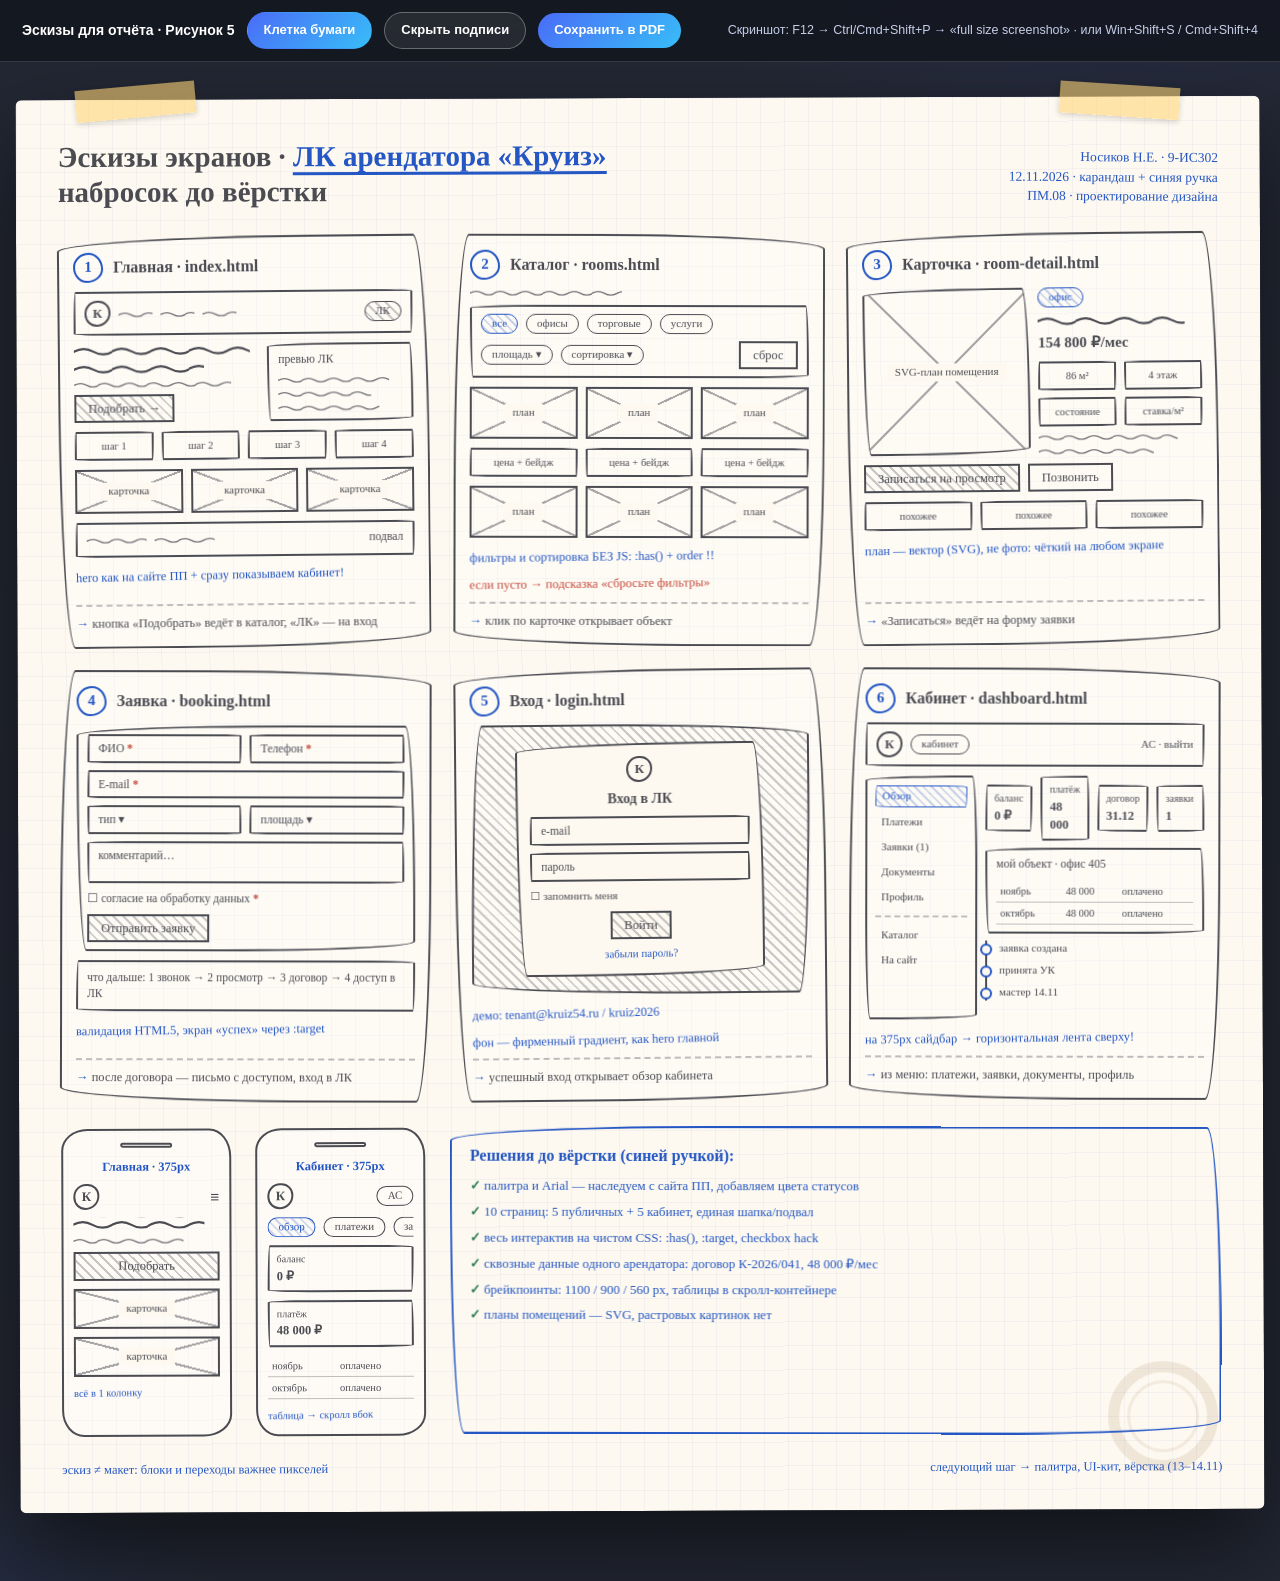
<file: SlidePictures/sketches.html>
<!DOCTYPE html>
<html lang="ru">
<head>
<meta charset="UTF-8">
<meta name="viewport" content="width=device-width, initial-scale=1">
<title>Эскизы экранов — ЛК арендатора «Круиз»</title>
<style>
:root{--paper:#fdf9f0;--pencil:#4b4b52;--pen:#2456c4;--red:#c44536;--green:#2e7d4f;--desk:#232733;--tape:rgba(255,214,120,.65)}
*{margin:0;padding:0;box-sizing:border-box}
html{scrollbar-color:var(--pen) var(--desk);scrollbar-width:thin}
::-webkit-scrollbar{width:10px;height:10px}
::-webkit-scrollbar-track{background:var(--desk)}
::-webkit-scrollbar-thumb{background:linear-gradient(180deg,#2456c4,#4a6cf7);border-radius:8px;border:2px solid var(--desk)}
body{font:14px/1.45 "Segoe Print","Bradley Hand","Marker Felt","Comic Sans MS",cursive;color:var(--pencil);background:radial-gradient(900px 500px at 85% -10%,rgba(74,108,247,.18),transparent 60%),radial-gradient(700px 500px at -10% 110%,rgba(36,86,196,.2),transparent 60%),var(--desk);min-height:100vh}
:focus-visible{outline:3px solid #4a6cf7;outline-offset:2px;border-radius:8px}
.toolbar{position:sticky;top:0;z-index:50;display:flex;align-items:center;gap:12px;flex-wrap:wrap;padding:12px 22px;background:rgba(20,23,32,.92);backdrop-filter:blur(10px);border-bottom:1px solid rgba(255,255,255,.14);font-family:Arial,sans-serif;color:#fff}
.toolbar b{font-size:14px}
.toolbar small{color:#c6cfe8;font-size:12.5px;margin-left:auto}
.tg{position:absolute;opacity:0;width:1px;height:1px}
.pill{padding:8px 16px;border-radius:999px;border:1.5px solid rgba(255,255,255,.3);background:rgba(255,255,255,.08);color:#fff;font-size:13px;font-weight:700;cursor:pointer;transition:.2s}
.pill:hover{background:rgba(255,255,255,.18)}
.tg:checked + .pill{background:linear-gradient(135deg,#4a6cf7,#38bdf8);border-color:transparent}
.tg:focus-visible + .pill{outline:3px solid #38bdf8;outline-offset:2px}
.print-btn{padding:8px 16px;border-radius:999px;border:0;background:linear-gradient(135deg,#4a6cf7,#38bdf8);color:#fff;font:inherit;font-size:13px;font-weight:700;cursor:pointer}
.wrap{display:flex;justify-content:center;padding:36px 18px 70px}
.sheet{position:relative;width:min(1520px,100%);background:var(--paper);border-radius:6px;padding:40px 42px 34px;box-shadow:0 40px 90px rgba(0,0,0,.5);transform:rotate(-.2deg)}
body:has(#grid:checked) .sheet{background-image:url("data:image/svg+xml,%3Csvg xmlns='http://www.w3.org/2000/svg' width='24' height='24'%3E%3Cpath d='M24 0H0v24' fill='none' stroke='%235a78c8' stroke-opacity='.12'/%3E%3C/svg%3E")}
.tape{position:absolute;width:120px;height:32px;background:var(--tape);box-shadow:0 2px 6px rgba(0,0,0,.18);opacity:.9}
.tape.t1{top:-14px;left:60px;transform:rotate(-5deg)}
.tape.t2{top:-12px;right:80px;transform:rotate(4deg)}
.stain{position:absolute;right:46px;bottom:38px;width:110px;height:110px;border-radius:50%;border:11px solid rgba(150,100,55,.13);filter:blur(.6px);pointer-events:none}
.stain::after{content:"";position:absolute;inset:8px;border-radius:50%;border:3px solid rgba(150,100,55,.1)}
.s-head{display:flex;justify-content:space-between;gap:20px;align-items:flex-end;flex-wrap:wrap;margin-bottom:26px}
.s-head h1{font-size:29px;line-height:1.2}
.s-head h1 u{text-decoration:none;border-bottom:3px solid var(--pen);color:var(--pen)}
.s-meta{text-align:right;font-size:13.5px;color:var(--pen);transform:rotate(.6deg)}
.grid{display:grid;grid-template-columns:repeat(3,1fr);gap:24px}
.frame{position:relative;border:2.5px solid var(--pencil);padding:14px;background:rgba(255,255,255,.35);display:flex;flex-direction:column;gap:9px;animation:rise .55s both;transition:transform .25s,box-shadow .25s}
.frame:nth-child(odd){border-radius:255px 15px 225px 15px/15px 225px 15px 255px;transform:rotate(-.35deg)}
.frame:nth-child(even){border-radius:15px 225px 15px 255px/255px 15px 225px 15px;transform:rotate(.3deg)}
.frame:hover{transform:rotate(0) translateY(-5px);box-shadow:0 18px 40px rgba(20,25,50,.22)}
.frame:nth-child(2){animation-delay:.06s}.frame:nth-child(3){animation-delay:.12s}.frame:nth-child(4){animation-delay:.18s}.frame:nth-child(5){animation-delay:.24s}.frame:nth-child(6){animation-delay:.3s}
@keyframes rise{from{opacity:0;transform:translateY(18px)}to{opacity:1}}
.f-title{display:flex;align-items:center;gap:10px;font-size:16px;font-weight:700}
.num{flex:none;width:30px;height:30px;display:grid;place-items:center;border:2.5px solid var(--pen);color:var(--pen);border-radius:52% 48% 55% 45%/48% 55% 45% 52%;font-size:15px}
.cap{margin-top:auto;padding-top:8px;border-top:2px dashed rgba(75,75,82,.35);font-size:12.5px}
.cap b{color:var(--pen)}
body:has(#caps:checked) .cap{display:none}
.row{display:flex;gap:8px;align-items:center}
.col{display:flex;flex-direction:column;gap:7px}
.box{border:2px solid var(--pencil);padding:7px 9px}
.w1{border-radius:255px 12px 225px 12px/12px 225px 12px 255px}
.w2{border-radius:12px 225px 12px 255px/255px 12px 225px 12px}
.sq{display:block;height:7px;background:url("data:image/svg+xml,%3Csvg xmlns='http://www.w3.org/2000/svg' width='28' height='8'%3E%3Cpath d='M0 5Q7 1 14 5T28 5' fill='none' stroke='%234b4b52' stroke-width='1.6' stroke-linecap='round'/%3E%3C/svg%3E") repeat-x;background-size:auto 7px;opacity:.75}
.sq.b{height:11px;background-size:auto 11px;opacity:1}
.xbox{position:relative;border:2px solid var(--pencil);background:linear-gradient(to top right,transparent calc(50% - 1px),rgba(75,75,82,.5) calc(50% - 1px),rgba(75,75,82,.5) calc(50% + 1px),transparent calc(50% + 1px)),linear-gradient(to bottom right,transparent calc(50% - 1px),rgba(75,75,82,.5) calc(50% - 1px),rgba(75,75,82,.5) calc(50% + 1px),transparent calc(50% + 1px));display:grid;place-items:center;min-height:52px}
.xbox span{background:var(--paper);padding:1px 8px;font-size:11px}
.xbox.big{min-height:150px}
.hatch{background:repeating-linear-gradient(45deg,transparent 0 5px,rgba(75,75,82,.3) 5px 7px)}
.btn{display:inline-block;border:2px solid var(--pencil);padding:3px 12px;font-size:12.5px;width:max-content}
.chip{display:inline-block;border:1.6px solid var(--pencil);border-radius:999px;padding:1px 10px;font-size:11px;white-space:nowrap}
.chip.on{background:repeating-linear-gradient(45deg,transparent 0 4px,rgba(36,86,196,.25) 4px 6px);border-color:var(--pen);color:var(--pen)}
.logo{flex:none;width:26px;height:26px;border:2px solid var(--pencil);border-radius:50% 46% 54% 48%;display:grid;place-items:center;font-size:13px;font-weight:700}
.mini{flex:1;font-size:10.5px;text-align:center;padding:5px 4px}
.note{color:var(--pen);font-size:12.5px;transform:rotate(-.8deg)}
.note.red{color:var(--red)}
.arr{position:absolute;pointer-events:none}
.side{flex:none;width:112px;border:2px solid var(--pencil);padding:8px;display:flex;flex-direction:column;gap:5px;font-size:11px}
.side span{padding:2px 6px}
.side .on{background:repeating-linear-gradient(45deg,transparent 0 4px,rgba(36,86,196,.25) 4px 6px);border:1.6px solid var(--pen);color:var(--pen);border-radius:8px 100px 8px 100px/100px 8px 100px 8px}
.side hr{border:0;border-top:2px dashed rgba(75,75,82,.35);margin:3px 0}
.stat{flex:1;border:2px solid var(--pencil);padding:5px 7px;font-size:10px}
.stat b{display:block;font-size:12.5px}
.mt{width:100%;border-collapse:collapse;font-size:10.5px}
.mt td{border-bottom:1.5px solid rgba(75,75,82,.35);padding:3px 4px}
.tl{border-left:2.5px solid var(--pencil);padding-left:12px;font-size:11px;display:flex;flex-direction:column;gap:6px}
.tl i{position:relative;font-style:normal}
.tl i::before{content:"";position:absolute;left:-19px;top:3px;width:8px;height:8px;border:2.2px solid var(--pen);border-radius:50%;background:var(--paper)}
.field{border:2px solid var(--pencil);padding:4px 9px;font-size:11.5px;flex:1}
.bottom{display:flex;gap:24px;margin-top:26px;align-items:stretch;flex-wrap:wrap}
.phone{flex:none;width:170px;border:2.5px solid var(--pencil);border-radius:26px 22px 28px 22px/22px 28px 22px 26px;padding:12px 10px;display:flex;flex-direction:column;gap:8px;background:rgba(255,255,255,.35)}
.phone .notch{width:52px;height:5px;border:2px solid var(--pencil);border-radius:999px;margin:0 auto 2px}
.phone h4{font-size:12.5px;text-align:center;color:var(--pen)}
.decide{flex:1;min-width:280px;border:2.5px solid var(--pen);color:var(--pen);padding:16px 18px;border-radius:255px 15px 225px 15px/15px 225px 15px 255px;transform:rotate(.3deg)}
.decide h3{font-size:16px;margin-bottom:10px}
.decide li{list-style:none;margin:7px 0;font-size:13px}
.decide li::before{content:"✓ ";color:var(--green);font-weight:700}
.s-foot{margin-top:24px;display:flex;justify-content:space-between;gap:14px;flex-wrap:wrap;font-size:12.5px;color:var(--pen)}
@media (prefers-reduced-motion:reduce){*{animation:none!important;transition:none!important}}
@media (max-width:1100px){.grid{grid-template-columns:1fr 1fr}}
@media (max-width:700px){.grid{grid-template-columns:1fr}}
@media print{
.toolbar{display:none}
body{background:#fff}
.wrap{padding:0}
.sheet{width:1520px;zoom:.48;box-shadow:none;transform:none;-webkit-print-color-adjust:exact;print-color-adjust:exact}
@page{size:A4 portrait;margin:8mm}
}
</style>
</head>
<body>
<div class="toolbar">
<b>Эскизы для отчёта · Рисунок 5</b>
<input class="tg" type="checkbox" id="grid" checked><label class="pill" for="grid">Клетка бумаги</label>
<input class="tg" type="checkbox" id="caps"><label class="pill" for="caps">Скрыть подписи</label>
<button class="print-btn" onclick="window.print()">Сохранить в PDF</button>
<small>Скриншот: F12 → Ctrl/Cmd+Shift+P → «full size screenshot» · или Win+Shift+S / Cmd+Shift+4</small>
</div>
<main class="wrap">
<section class="sheet">
<span class="tape t1"></span><span class="tape t2"></span><span class="stain"></span>
<header class="s-head">
<h1>Эскизы экранов · <u>ЛК арендатора «Круиз»</u><br>набросок до вёрстки</h1>
<div class="s-meta">Носиков Н.Е. · 9-ИС302<br>12.11.2026 · карандаш + синяя ручка<br>ПМ.08 · проектирование дизайна</div>
</header>
<div class="grid">
<article class="frame">
<div class="f-title"><span class="num">1</span>Главная · index.html</div>
<div class="row box w2"><span class="logo">К</span><span class="sq" style="width:34px"></span><span class="sq" style="width:34px"></span><span class="sq" style="width:34px"></span><span class="chip hatch" style="margin-left:auto">ЛК</span></div>
<div class="row" style="align-items:stretch">
<div class="col" style="flex:1.2"><span class="sq b" style="width:95%"></span><span class="sq b" style="width:70%"></span><span class="sq" style="width:85%"></span><span class="btn hatch">Подобрать →</span></div>
<div class="box w1 col" style="flex:.8"><small>превью ЛК</small><span class="sq" style="width:90%"></span><span class="sq" style="width:75%"></span><span class="sq" style="width:82%"></span></div>
</div>
<div class="row"><span class="box w2 mini">шаг 1</span><span class="box w1 mini">шаг 2</span><span class="box w2 mini">шаг 3</span><span class="box w1 mini">шаг 4</span></div>
<div class="row"><span class="xbox mini" style="min-height:44px"><span>карточка</span></span><span class="xbox mini" style="min-height:44px"><span>карточка</span></span><span class="xbox mini" style="min-height:44px"><span>карточка</span></span></div>
<div class="box w2 row"><span class="sq" style="width:60px"></span><span class="sq" style="width:60px"></span><small style="margin-left:auto">подвал</small></div>
<div class="note">hero как на сайте ПП + сразу показываем кабинет!</div>
<div class="cap"><b>→</b> кнопка «Подобрать» ведёт в каталог, «ЛК» — на вход</div>
</article>
<article class="frame">
<div class="f-title"><span class="num">2</span>Каталог · rooms.html</div>
<span class="sq" style="width:45%"></span>
<div class="box w1 col">
<div class="row" style="flex-wrap:wrap"><span class="chip on">все</span><span class="chip">офисы</span><span class="chip">торговые</span><span class="chip">услуги</span></div>
<div class="row" style="flex-wrap:wrap"><span class="chip">площадь ▾</span><span class="chip">сортировка ▾</span><span class="btn" style="margin-left:auto">сброс</span></div>
</div>
<div class="row"><span class="xbox mini"><span>план</span></span><span class="xbox mini"><span>план</span></span><span class="xbox mini"><span>план</span></span></div>
<div class="row"><span class="box w2 mini">цена + бейдж</span><span class="box w1 mini">цена + бейдж</span><span class="box w2 mini">цена + бейдж</span></div>
<div class="row"><span class="xbox mini"><span>план</span></span><span class="xbox mini"><span>план</span></span><span class="xbox mini"><span>план</span></span></div>
<div class="note">фильтры и сортировка БЕЗ JS: :has() + order !!</div>
<div class="note red">если пусто → подсказка «сбросьте фильтры»</div>
<div class="cap"><b>→</b> клик по карточке открывает объект</div>
</article>
<article class="frame">
<div class="f-title"><span class="num">3</span>Карточка · room-detail.html</div>
<div class="row" style="align-items:stretch">
<div class="xbox big w1" style="flex:1"><span>SVG-план помещения</span></div>
<div class="col" style="flex:1">
<span class="chip on" style="width:max-content">офис</span>
<span class="sq b" style="width:90%"></span>
<b style="font-size:15px">154 800 ₽/мес</b>
<div class="row"><span class="box w2 mini">86 м²</span><span class="box w1 mini">4 этаж</span></div>
<div class="row"><span class="box w1 mini">состояние</span><span class="box w2 mini">ставка/м²</span></div>
<span class="sq" style="width:85%"></span><span class="sq" style="width:70%"></span>
</div>
</div>
<div class="row"><span class="btn hatch">Записаться на просмотр</span><span class="btn">Позвонить</span></div>
<div class="row"><span class="box w2 mini">похожее</span><span class="box w1 mini">похожее</span><span class="box w2 mini">похожее</span></div>
<div class="note">план — вектор (SVG), не фото: чёткий на любом экране</div>
<div class="cap"><b>→</b> «Записаться» ведёт на форму заявки</div>
</article>
<article class="frame">
<div class="f-title"><span class="num">4</span>Заявка · booking.html</div>
<div class="box w1 col">
<div class="row"><span class="field w2">ФИО <b style="color:var(--red)">*</b></span><span class="field w1">Телефон <b style="color:var(--red)">*</b></span></div>
<span class="field w2">E-mail <b style="color:var(--red)">*</b></span>
<div class="row"><span class="field w1">тип ▾</span><span class="field w2">площадь ▾</span></div>
<span class="field w1" style="min-height:42px">комментарий…</span>
<span style="font-size:11.5px">☐ согласие на обработку данных <b style="color:var(--red)">*</b></span>
<span class="btn hatch">Отправить заявку</span>
</div>
<div class="box w2" style="font-size:11.5px">что дальше: 1 звонок → 2 просмотр → 3 договор → 4 доступ в ЛК</div>
<div class="note">валидация HTML5, экран «успех» через :target</div>
<div class="cap"><b>→</b> после договора — письмо с доступом, вход в ЛК</div>
</article>
<article class="frame">
<div class="f-title"><span class="num">5</span>Вход · login.html</div>
<div class="box w2 hatch" style="padding:16px;display:grid;place-items:center">
<div class="box w1 col" style="background:var(--paper);width:82%;align-items:center;padding:12px">
<span class="logo">К</span>
<b style="font-size:14px">Вход в ЛК</b>
<span class="field w2" style="width:100%">e-mail</span>
<span class="field w1" style="width:100%">пароль</span>
<span style="font-size:11px;align-self:flex-start">☐ запомнить меня</span>
<span class="btn hatch">Войти</span>
<span class="note" style="font-size:11px">забыли пароль?</span>
</div>
</div>
<div class="note">демо: tenant@kruiz54.ru / kruiz2026</div>
<div class="note">фон — фирменный градиент, как hero главной</div>
<div class="cap"><b>→</b> успешный вход открывает обзор кабинета</div>
</article>
<article class="frame">
<div class="f-title"><span class="num">6</span>Кабинет · dashboard.html</div>
<div class="row box w2"><span class="logo">К</span><span class="chip">кабинет</span><span style="margin-left:auto;font-size:11px">АС · выйти</span></div>
<div class="row" style="align-items:stretch;flex:1">
<div class="side w1"><span class="on">Обзор</span><span>Платежи</span><span>Заявки (1)</span><span>Документы</span><span>Профиль</span><hr><span>Каталог</span><span>На сайт</span></div>
<div class="col" style="flex:1">
<div class="row"><span class="stat w2">баланс<b>0 ₽</b></span><span class="stat w1">платёж<b>48 000</b></span><span class="stat w2">договор<b>31.12</b></span><span class="stat w1">заявки<b>1</b></span></div>
<div class="box w1 col"><small>мой объект · офис 405</small><table class="mt"><tr><td>ноябрь</td><td>48 000</td><td>оплачено</td></tr><tr><td>октябрь</td><td>48 000</td><td>оплачено</td></tr></table></div>
<div class="tl"><i>заявка создана</i><i>принята УК</i><i>мастер 14.11</i></div>
</div>
</div>
<div class="note">на 375px сайдбар → горизонтальная лента сверху!</div>
<div class="cap"><b>→</b> из меню: платежи, заявки, документы, профиль</div>
</article>
</div>
<div class="bottom">
<div class="phone"><span class="notch"></span><h4>Главная · 375px</h4><div class="row"><span class="logo">К</span><b style="margin-left:auto;font-size:16px">≡</b></div><span class="sq b" style="width:90%"></span><span class="sq" style="width:75%"></span><span class="btn hatch" style="width:100%;text-align:center">Подобрать</span><span class="xbox" style="min-height:40px"><span>карточка</span></span><span class="xbox" style="min-height:40px"><span>карточка</span></span><span class="note" style="font-size:10.5px">всё в 1 колонку</span></div>
<div class="phone"><span class="notch"></span><h4>Кабинет · 375px</h4><div class="row"><span class="logo">К</span><span class="chip" style="margin-left:auto">АС</span></div><div class="row" style="overflow:hidden"><span class="chip on">обзор</span><span class="chip">платежи</span><span class="chip">зая…</span></div><span class="stat w2">баланс<b>0 ₽</b></span><span class="stat w1">платёж<b>48 000 ₽</b></span><table class="mt"><tr><td>ноябрь</td><td>оплачено</td></tr><tr><td>октябрь</td><td>оплачено</td></tr></table><span class="note" style="font-size:10.5px">таблица → скролл вбок</span></div>
<div class="decide">
<h3>Решения до вёрстки (синей ручкой):</h3>
<ul>
<li>палитра и Arial — наследуем с сайта ПП, добавляем цвета статусов</li>
<li>10 страниц: 5 публичных + 5 кабинет, единая шапка/подвал</li>
<li>весь интерактив на чистом CSS: :has(), :target, checkbox hack</li>
<li>сквозные данные одного арендатора: договор К-2026/041, 48 000 ₽/мес</li>
<li>брейкпоинты: 1100 / 900 / 560 px, таблицы в скролл-контейнере</li>
<li>планы помещений — SVG, растровых картинок нет</li>
</ul>
</div>
</div>
<footer class="s-foot"><span>эскиз ≠ макет: блоки и переходы важнее пикселей</span><span>следующий шаг → палитра, UI-кит, вёрстка (13–14.11)</span></footer>
</section>
</main>
</body>
</html>
</file>
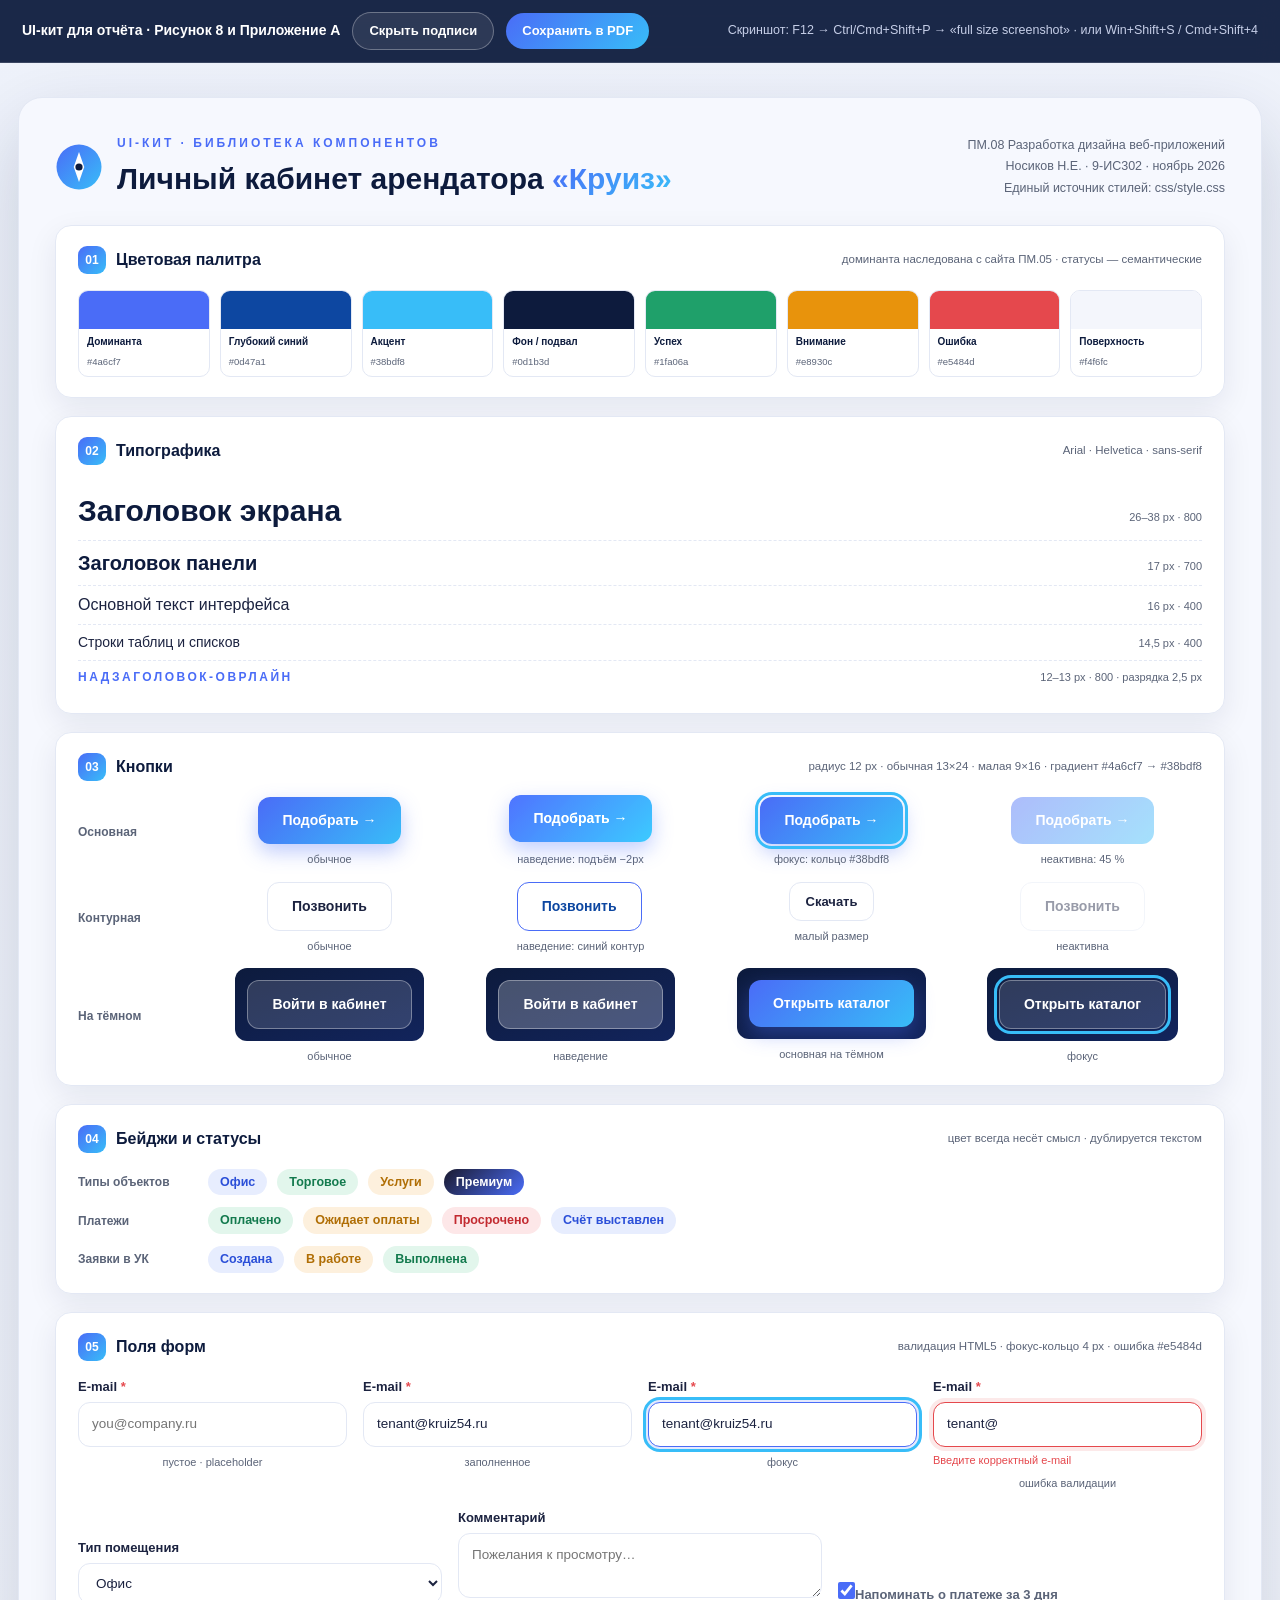
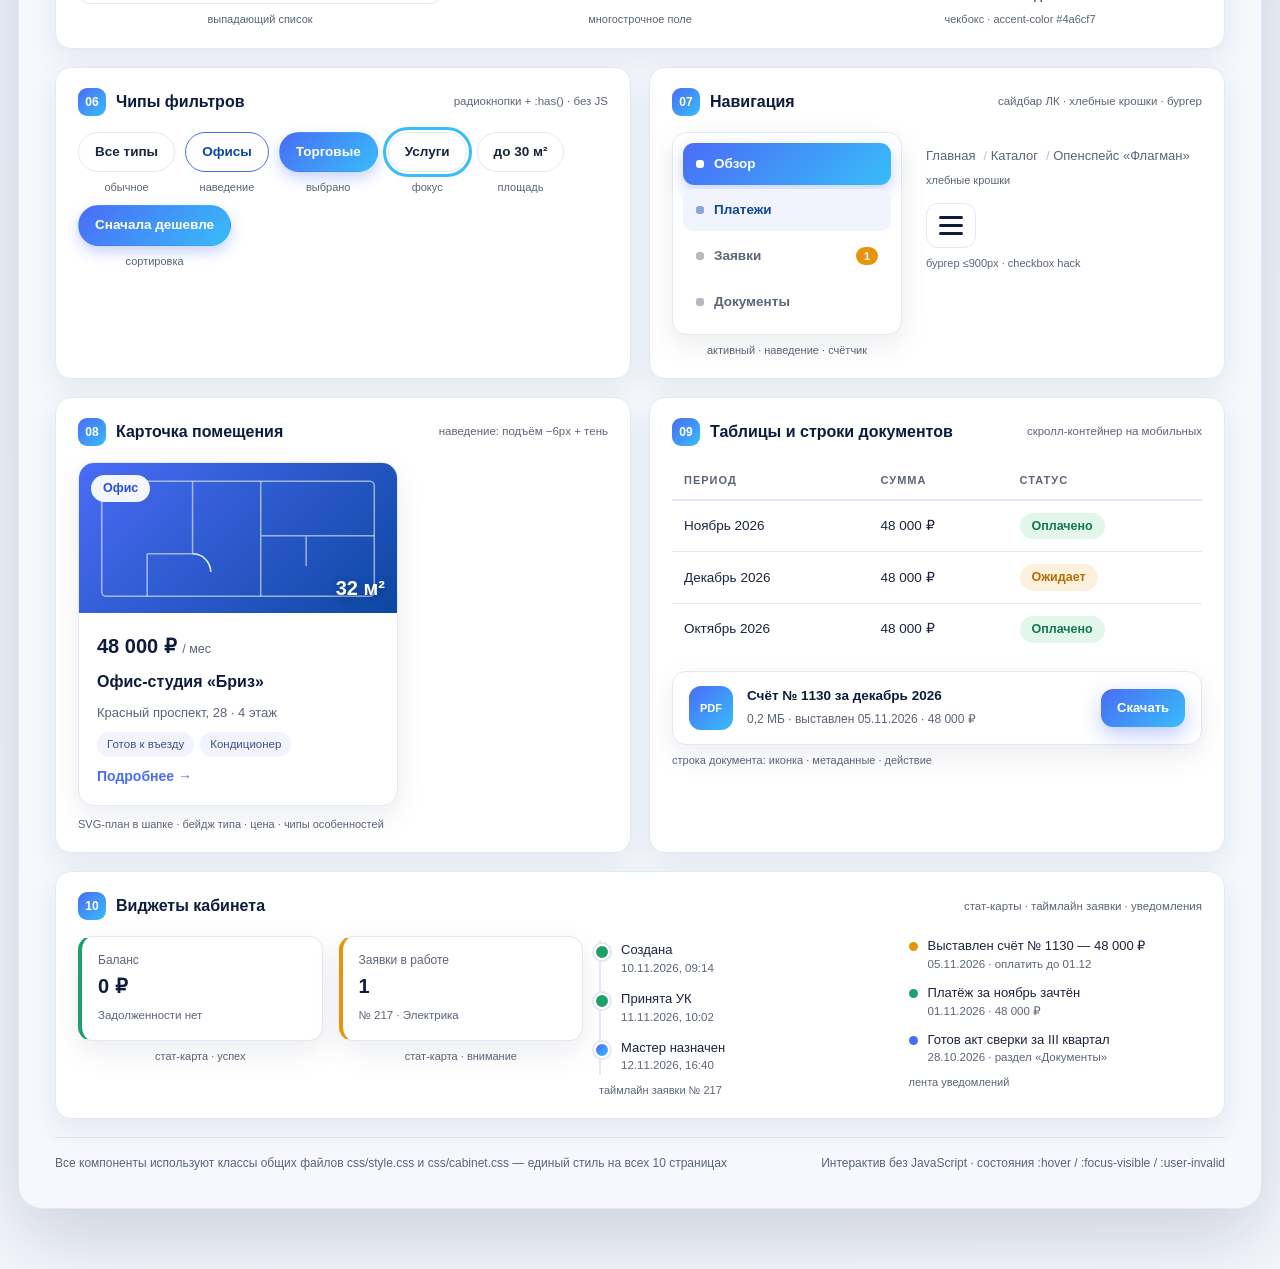
<file: SlidePictures/ui-kit.html>
<!DOCTYPE html>
<html lang="ru">
<head>
<meta charset="UTF-8">
<meta name="viewport" content="width=device-width, initial-scale=1">
<title>UI-кит — Личный кабинет арендатора «Круиз»</title>
<style>
:root{--navy:#0d1b3d;--navy2:#1a1a2e;--blue:#4a6cf7;--blued:#0d47a1;--cyan:#38bdf8;--green:#1fa06a;--amber:#e8930c;--red:#e5484d;--bg:#f4f6fc;--ink:#1c2340;--muted:#5b6478;--line:#e3e8f4;--grad:linear-gradient(135deg,#4a6cf7,#38bdf8);--sh:0 10px 30px rgba(13,27,61,.08)}
*{margin:0;padding:0;box-sizing:border-box}
html{scrollbar-color:var(--blue) var(--bg);scrollbar-width:thin}
::-webkit-scrollbar{width:10px;height:10px}
::-webkit-scrollbar-track{background:var(--bg)}
::-webkit-scrollbar-thumb{background:linear-gradient(180deg,#4a6cf7,#38bdf8);border-radius:8px;border:2px solid var(--bg)}
::-webkit-scrollbar-thumb:hover{background:var(--blued)}
body{font:15px/1.5 Arial,Helvetica,sans-serif;color:var(--ink);background:radial-gradient(900px 500px at 90% -10%,rgba(56,189,248,.14),transparent 60%),linear-gradient(160deg,#eef2fb,#f6f8fe)}
:focus-visible{outline:3px solid var(--cyan);outline-offset:2px;border-radius:8px}
.toolbar{position:sticky;top:0;z-index:50;display:flex;align-items:center;gap:12px;flex-wrap:wrap;padding:12px 22px;background:rgba(13,27,61,.94);backdrop-filter:blur(10px);border-bottom:1px solid rgba(255,255,255,.14);color:#fff}
.toolbar b{font-size:14px}
.toolbar small{color:#c6cfe8;font-size:12.5px;margin-left:auto}
.tg{position:absolute;opacity:0;width:1px;height:1px}
.pill{padding:8px 16px;border-radius:999px;border:1.5px solid rgba(255,255,255,.3);background:rgba(255,255,255,.08);color:#fff;font-size:13px;font-weight:700;cursor:pointer;transition:.2s}
.pill:hover{background:rgba(255,255,255,.18)}
.tg:checked + .pill{background:var(--grad);border-color:transparent}
.tg:focus-visible + .pill{outline:3px solid var(--cyan);outline-offset:2px}
.print-btn{padding:8px 16px;border-radius:999px;border:0;background:var(--grad);color:#fff;font:inherit;font-size:13px;font-weight:700;cursor:pointer}
.wrap{display:flex;justify-content:center;padding:34px 18px 60px}
.board{width:min(1440px,100%);background:#f6f8fe;border:1px solid var(--line);border-radius:24px;padding:36px;box-shadow:0 30px 80px rgba(13,27,61,.18)}
.b-head{display:flex;justify-content:space-between;gap:20px;align-items:center;flex-wrap:wrap;margin-bottom:24px}
.b-id{display:flex;gap:14px;align-items:center}
.overline{display:block;font-size:12px;font-weight:800;letter-spacing:3px;text-transform:uppercase;color:var(--blue);margin-bottom:4px}
.b-head h1{font-size:clamp(22px,2.6vw,30px);color:var(--navy)}
.b-head h1 em{font-style:normal;background:var(--grad);-webkit-background-clip:text;background-clip:text;color:transparent}
.b-meta{text-align:right;font-size:12.5px;color:var(--muted);line-height:1.7}
.kit{background:#fff;border:1px solid var(--line);border-radius:16px;box-shadow:var(--sh);padding:20px 22px;margin-bottom:18px;animation:rise .5s both}
.kit:nth-of-type(2){animation-delay:.05s}.kit:nth-of-type(3){animation-delay:.1s}.kit:nth-of-type(4){animation-delay:.15s}.kit:nth-of-type(5){animation-delay:.2s}
@keyframes rise{from{opacity:0;transform:translateY(16px)}to{opacity:1;transform:none}}
.kit-h{display:flex;align-items:center;gap:10px;margin-bottom:16px;flex-wrap:wrap}
.kit-n{flex:none;width:28px;height:28px;border-radius:9px;background:var(--grad);color:#fff;font-size:12px;font-weight:800;display:grid;place-items:center}
.kit-h h2{font-size:16px;color:var(--navy)}
.kit-note{margin-left:auto;font-size:11.5px;color:var(--muted)}
.st{font-size:11px;color:var(--muted);text-align:center;margin-top:7px}
body:has(#caps:checked) .st,body:has(#caps:checked) .kit-note{display:none}
.duo{display:grid;grid-template-columns:1fr 1fr;gap:18px}
.duo .kit{margin-bottom:18px}
.swatches{display:grid;grid-template-columns:repeat(8,1fr);gap:10px}
.sw{border:1px solid var(--line);border-radius:10px;overflow:hidden}
.sw i{display:block;height:38px}
.sw div{padding:5px 8px}
.sw b{display:block;font-size:10px;color:var(--navy)}
.sw small{font-size:9.5px;color:var(--muted)}
.type-row{display:flex;justify-content:space-between;align-items:baseline;border-bottom:1px dashed var(--line);padding:7px 0;gap:14px}
.type-row:last-child{border-bottom:0}
.type-row small{font-size:11px;color:var(--muted);white-space:nowrap}
.btn{display:inline-flex;align-items:center;justify-content:center;gap:8px;padding:13px 24px;border-radius:12px;border:0;font:inherit;font-weight:700;font-size:14px;cursor:pointer;transition:.2s;white-space:nowrap}
.btn-p{background:var(--grad);color:#fff;box-shadow:0 8px 20px rgba(74,108,247,.35)}
.btn-p:hover,.btn-p.is-hover{transform:translateY(-2px);filter:brightness(1.07)}
.btn-o{background:#fff;border:1.5px solid var(--line);color:var(--ink)}
.btn-o:hover,.btn-o.is-hover{border-color:var(--blue);color:var(--blued)}
.btn-l{background:rgba(255,255,255,.14);color:#fff;border:1.5px solid rgba(255,255,255,.35)}
.btn-l:hover,.btn-l.is-hover{background:rgba(255,255,255,.24)}
.btn-s{padding:9px 16px;font-size:13px}
.btn:disabled{opacity:.45;cursor:not-allowed;box-shadow:none;transform:none;filter:none}
.is-focus{outline:3px solid var(--cyan);outline-offset:2px}
.brow{display:grid;grid-template-columns:120px repeat(4,1fr);gap:12px;align-items:start;margin-bottom:14px}
.brow:last-child{margin-bottom:0}
.brow>b{font-size:12px;color:var(--muted);align-self:center}
.cell{display:grid;place-items:center}
.cell-dark{background:linear-gradient(160deg,#0d1b3d,#12245c);border-radius:12px;padding:12px;display:grid;place-items:center}
.badge{display:inline-flex;align-items:center;gap:6px;padding:4px 12px;border-radius:999px;font-size:12.5px;font-weight:700}
.b-office{background:#e7edfe;color:#2b4fd8}
.b-retail{background:#e2f6ec;color:#137a4e}
.b-service{background:#fdf0dd;color:#b06e05}
.b-premium{background:linear-gradient(135deg,#1a1a2e,#4a6cf7);color:#fff}
.b-ok{background:#e2f6ec;color:#137a4e}
.b-warn{background:#fdf0dd;color:#b06e05}
.b-info{background:#e7edfe;color:#2b4fd8}
.b-danger{background:#fde7e8;color:#c22a30}
.badge-row{display:flex;gap:10px;flex-wrap:wrap;align-items:center;margin-bottom:12px}
.badge-row:last-child{margin-bottom:0}
.badge-row>b{font-size:12px;color:var(--muted);width:120px;flex:none}
.fields{display:grid;grid-template-columns:repeat(4,1fr);gap:16px}
.field label{font-weight:700;font-size:13px;display:block;margin-bottom:6px}
.req::after{content:" *";color:var(--red)}
input,select,textarea{width:100%;padding:11px 13px;border:1.5px solid var(--line);border-radius:12px;font:inherit;font-size:13.5px;background:#fff;color:var(--ink);transition:.15s}
input:focus,select:focus,textarea:focus{outline:none;border-color:var(--blue);box-shadow:0 0 0 4px rgba(74,108,247,.15)}
input.is-focus{border-color:var(--blue);box-shadow:0 0 0 4px rgba(74,108,247,.15)}
input.is-error{border-color:var(--red);box-shadow:0 0 0 4px rgba(229,72,77,.12)}
.err-msg{font-size:11px;color:var(--red);margin-top:5px}
.check{display:flex;gap:9px;align-items:center;font-size:13px;color:var(--muted);font-weight:400}
.check input{width:17px;height:17px;accent-color:var(--blue);flex:none}
.extra-row{display:grid;grid-template-columns:1fr 1fr 1fr;gap:16px;margin-top:16px;align-items:end}
textarea{min-height:64px;resize:vertical}
.chips{display:flex;gap:10px;flex-wrap:wrap;align-items:flex-start}
.chip-wrap{display:grid;place-items:center}
.chip{display:inline-block;padding:9px 16px;border-radius:999px;border:1.5px solid var(--line);background:#fff;font-size:13.5px;font-weight:600;color:var(--ink);cursor:pointer;transition:.15s}
.chip:hover,.chip.is-hover{border-color:var(--blue);color:var(--blued)}
.chip.on{background:var(--grad);border-color:transparent;color:#fff;box-shadow:0 6px 14px rgba(74,108,247,.3)}
.side-demo{width:230px;background:#fff;border:1px solid var(--line);border-radius:14px;box-shadow:var(--sh);padding:10px;display:grid;gap:4px}
.side-demo a{display:flex;align-items:center;gap:10px;padding:11px 13px;border-radius:11px;color:var(--muted);font-weight:600;font-size:13.5px;text-decoration:none}
.side-demo a::before{content:"";width:8px;height:8px;border-radius:3px;background:currentColor;opacity:.45;flex:none}
.side-demo a.is-hover{background:#f1f4fd;color:var(--blued)}
.side-demo a.on{background:var(--grad);color:#fff;box-shadow:0 6px 16px rgba(74,108,247,.3)}
.side-demo a.on::before{opacity:1}
.cnt{margin-left:auto;background:var(--amber);color:#fff;font-size:11px;font-weight:800;padding:1px 8px;border-radius:999px}
.crumbs{display:flex;gap:8px;font-size:13px;color:var(--muted);margin-top:14px;flex-wrap:wrap}
.crumbs a{color:var(--muted);text-decoration:none}
.crumbs span::before{content:"/ ";color:#b9c1d6}
.burger-demo{display:inline-flex;flex-direction:column;gap:5px;padding:12px;border:1.5px solid var(--line);border-radius:12px;margin-top:14px}
.burger-demo span{width:24px;height:3px;border-radius:2px;background:var(--navy)}
.nav-flex{display:flex;gap:24px;flex-wrap:wrap;align-items:flex-start}
.room-card{display:flex;flex-direction:column;background:#fff;border:1px solid var(--line);border-radius:16px;overflow:hidden;box-shadow:var(--sh);color:var(--ink);text-decoration:none;transition:.25s;width:320px}
.room-card:hover{transform:translateY(-6px);box-shadow:0 18px 40px rgba(13,27,61,.16)}
.plan{position:relative;height:150px;background-image:url("data:image/svg+xml,%3Csvg xmlns='http://www.w3.org/2000/svg' width='420' height='200'%3E%3Cg fill='none' stroke='%23ffffff' stroke-opacity='.55' stroke-width='2'%3E%3Crect x='30' y='24' width='360' height='152' rx='6'/%3E%3Cpath d='M150 24v96M150 120H90M240 176V96h150M240 96V24M90 120v56M300 96v40'/%3E%3Cpath d='M150 120a24 24 0 0 1 24 24' stroke-opacity='.9'/%3E%3C/g%3E%3C/svg%3E"),linear-gradient(135deg,#4a6cf7,#0d47a1);background-size:cover}
.plan .badge{position:absolute;top:12px;left:12px;background:rgba(255,255,255,.94)}
.plan .meters{position:absolute;right:12px;bottom:10px;color:#fff;font-weight:800;font-size:20px;text-shadow:0 2px 8px rgba(0,0,0,.3)}
.card-body{padding:18px;display:flex;flex-direction:column;gap:9px}
.price{font-size:20px;font-weight:800;color:var(--navy)}
.price small{font-size:12.5px;color:var(--muted);font-weight:400}
.room-card h3{font-size:16px;color:var(--navy)}
.meta{font-size:13px;color:var(--muted)}
.tags{display:flex;flex-wrap:wrap;gap:6px}
.tags span{font-size:11.5px;background:#f1f4fd;color:#41508a;padding:4px 10px;border-radius:999px}
.card-link{font-weight:700;color:var(--blue);font-size:14px}
.tbl{width:100%;border-collapse:collapse;font-size:13.5px}
.tbl th{font-size:11px;text-transform:uppercase;letter-spacing:1px;color:var(--muted);text-align:left;padding:10px 12px;border-bottom:2px solid var(--line)}
.tbl td{padding:12px;border-bottom:1px solid var(--line)}
.tbl tr:last-child td{border-bottom:0}
.tbl tr:hover td{background:#f7f9ff}
.doc-row{display:flex;align-items:center;gap:14px;background:#fff;border:1px solid var(--line);border-radius:14px;box-shadow:var(--sh);padding:14px 16px;margin-top:16px;flex-wrap:wrap}
.doc-ico{width:44px;height:44px;border-radius:12px;background:var(--grad);color:#fff;display:grid;place-items:center;font-size:11px;font-weight:800;flex:none}
.doc-row .txt{flex:1;min-width:160px}
.doc-row .txt b{display:block;font-size:13.5px;color:var(--navy)}
.doc-row .txt small{color:var(--muted);font-size:12px}
.widgets{display:grid;grid-template-columns:1fr 1fr 1.2fr 1.2fr;gap:16px;align-items:start}
.stat{background:#fff;border:1px solid var(--line);border-left:4px solid var(--blue);border-radius:14px;box-shadow:var(--sh);padding:14px 16px}
.stat.ok{border-left-color:var(--green)}
.stat.warn{border-left-color:var(--amber)}
.stat span{font-size:12px;color:var(--muted);display:block}
.stat b{font-size:20px;color:var(--navy);display:block;margin:2px 0}
.stat small{font-size:11.5px;color:var(--muted)}
.timeline{list-style:none;border-left:2px solid var(--line);padding-left:20px;display:grid;gap:12px;margin-top:4px}
.timeline li{position:relative;font-size:13px}
.timeline li::before{content:"";position:absolute;left:-27px;top:4px;width:12px;height:12px;border-radius:50%;background:var(--grad);border:2.5px solid #fff;box-shadow:0 0 0 2px var(--line)}
.timeline li.done::before{background:var(--green)}
.timeline small{display:block;color:var(--muted);font-size:11.5px}
.notif{list-style:none;display:grid;gap:10px}
.notif li{display:flex;gap:10px;font-size:13px;align-items:flex-start}
.notif i{width:9px;height:9px;border-radius:50%;background:var(--blue);margin-top:6px;flex:none}
.notif i.g{background:var(--green)}
.notif i.a{background:var(--amber)}
.notif small{display:block;color:var(--muted);font-size:11.5px}
.b-foot{margin-top:6px;padding-top:16px;border-top:1px solid var(--line);display:flex;justify-content:space-between;gap:14px;flex-wrap:wrap;font-size:12px;color:var(--muted)}
@media (prefers-reduced-motion:reduce){*{animation:none!important;transition:none!important}}
@media (max-width:1100px){.duo,.fields,.widgets{grid-template-columns:1fr 1fr}.brow{grid-template-columns:100px repeat(2,1fr)}.swatches{grid-template-columns:repeat(4,1fr)}}
@media (max-width:680px){.duo,.fields,.widgets,.extra-row{grid-template-columns:1fr}.brow{grid-template-columns:1fr 1fr}.brow>b{grid-column:1/-1}.swatches{grid-template-columns:repeat(2,1fr)}}
@media print{
.toolbar{display:none}
body{background:#fff}
.wrap{padding:0}
.board{width:1440px;zoom:.48;box-shadow:none;border:0;-webkit-print-color-adjust:exact;print-color-adjust:exact}
@page{size:A4 portrait;margin:8mm}
}
</style>
</head>
<body>
<div class="toolbar">
<b>UI-кит для отчёта · Рисунок 8 и Приложение А</b>
<input class="tg" type="checkbox" id="caps"><label class="pill" for="caps">Скрыть подписи</label>
<button class="print-btn" onclick="window.print()">Сохранить в PDF</button>
<small>Скриншот: F12 → Ctrl/Cmd+Shift+P → «full size screenshot» · или Win+Shift+S / Cmd+Shift+4</small>
</div>
<main class="wrap">
<section class="board">
<header class="b-head">
<div class="b-id">
<svg width="48" height="48" viewBox="0 0 32 32" aria-hidden="true"><defs><linearGradient id="lg" x1="0" y1="0" x2="1" y2="1"><stop offset="0" stop-color="#4a6cf7"/><stop offset="1" stop-color="#38bdf8"/></linearGradient></defs><circle cx="16" cy="16" r="15" fill="url(#lg)"/><path d="M16 6l3.5 10L16 26l-3.5-10z" fill="#fff"/><circle cx="16" cy="16" r="2.4" fill="#0d1b3d"/></svg>
<div><span class="overline">UI-кит · библиотека компонентов</span><h1>Личный кабинет арендатора <em>«Круиз»</em></h1></div>
</div>
<div class="b-meta">ПМ.08 Разработка дизайна веб-приложений<br>Носиков Н.Е. · 9-ИС302 · ноябрь 2026<br>Единый источник стилей: css/style.css</div>
</header>

<section class="kit">
<div class="kit-h"><span class="kit-n">01</span><h2>Цветовая палитра</h2><span class="kit-note">доминанта наследована с сайта ПМ.05 · статусы — семантические</span></div>
<div class="swatches">
<div class="sw"><i style="background:#4a6cf7"></i><div><b>Доминанта</b><small>#4a6cf7</small></div></div>
<div class="sw"><i style="background:#0d47a1"></i><div><b>Глубокий синий</b><small>#0d47a1</small></div></div>
<div class="sw"><i style="background:#38bdf8"></i><div><b>Акцент</b><small>#38bdf8</small></div></div>
<div class="sw"><i style="background:#0d1b3d"></i><div><b>Фон / подвал</b><small>#0d1b3d</small></div></div>
<div class="sw"><i style="background:#1fa06a"></i><div><b>Успех</b><small>#1fa06a</small></div></div>
<div class="sw"><i style="background:#e8930c"></i><div><b>Внимание</b><small>#e8930c</small></div></div>
<div class="sw"><i style="background:#e5484d"></i><div><b>Ошибка</b><small>#e5484d</small></div></div>
<div class="sw"><i style="background:#f4f6fc"></i><div><b>Поверхность</b><small>#f4f6fc</small></div></div>
</div>
</section>

<section class="kit">
<div class="kit-h"><span class="kit-n">02</span><h2>Типографика</h2><span class="kit-note">Arial · Helvetica · sans-serif</span></div>
<div class="type-row"><span style="font-size:30px;font-weight:800;color:#0d1b3d">Заголовок экрана</span><small>26–38 px · 800</small></div>
<div class="type-row"><span style="font-size:20px;font-weight:700;color:#0d1b3d">Заголовок панели</span><small>17 px · 700</small></div>
<div class="type-row"><span style="font-size:16px">Основной текст интерфейса</span><small>16 px · 400</small></div>
<div class="type-row"><span style="font-size:14px">Строки таблиц и списков</span><small>14,5 px · 400</small></div>
<div class="type-row"><span style="font-size:12px;font-weight:800;letter-spacing:2.5px;text-transform:uppercase;color:#4a6cf7">Надзаголовок-оврлайн</span><small>12–13 px · 800 · разрядка 2,5 px</small></div>
</section>

<section class="kit">
<div class="kit-h"><span class="kit-n">03</span><h2>Кнопки</h2><span class="kit-note">радиус 12 px · обычная 13×24 · малая 9×16 · градиент #4a6cf7 → #38bdf8</span></div>
<div class="brow"><b>Основная</b>
<div class="cell"><div><button class="btn btn-p">Подобрать →</button><div class="st">обычное</div></div></div>
<div class="cell"><div><button class="btn btn-p is-hover">Подобрать →</button><div class="st">наведение: подъём −2px</div></div></div>
<div class="cell"><div><button class="btn btn-p is-focus">Подобрать →</button><div class="st">фокус: кольцо #38bdf8</div></div></div>
<div class="cell"><div><button class="btn btn-p" disabled>Подобрать →</button><div class="st">неактивна: 45 %</div></div></div>
</div>
<div class="brow"><b>Контурная</b>
<div class="cell"><div><button class="btn btn-o">Позвонить</button><div class="st">обычное</div></div></div>
<div class="cell"><div><button class="btn btn-o is-hover">Позвонить</button><div class="st">наведение: синий контур</div></div></div>
<div class="cell"><div><button class="btn btn-o btn-s">Скачать</button><div class="st">малый размер</div></div></div>
<div class="cell"><div><button class="btn btn-o" disabled>Позвонить</button><div class="st">неактивна</div></div></div>
</div>
<div class="brow"><b>На тёмном</b>
<div class="cell"><div><div class="cell-dark"><button class="btn btn-l">Войти в кабинет</button></div><div class="st">обычное</div></div></div>
<div class="cell"><div><div class="cell-dark"><button class="btn btn-l is-hover">Войти в кабинет</button></div><div class="st">наведение</div></div></div>
<div class="cell"><div><div class="cell-dark"><button class="btn btn-p">Открыть каталог</button></div><div class="st">основная на тёмном</div></div></div>
<div class="cell"><div><div class="cell-dark"><button class="btn btn-l is-focus">Открыть каталог</button></div><div class="st">фокус</div></div></div>
</div>
</section>

<section class="kit">
<div class="kit-h"><span class="kit-n">04</span><h2>Бейджи и статусы</h2><span class="kit-note">цвет всегда несёт смысл · дублируется текстом</span></div>
<div class="badge-row"><b>Типы объектов</b><span class="badge b-office">Офис</span><span class="badge b-retail">Торговое</span><span class="badge b-service">Услуги</span><span class="badge b-premium">Премиум</span></div>
<div class="badge-row"><b>Платежи</b><span class="badge b-ok">Оплачено</span><span class="badge b-warn">Ожидает оплаты</span><span class="badge b-danger">Просрочено</span><span class="badge b-info">Счёт выставлен</span></div>
<div class="badge-row"><b>Заявки в УК</b><span class="badge b-info">Создана</span><span class="badge b-warn">В работе</span><span class="badge b-ok">Выполнена</span></div>
</section>

<section class="kit">
<div class="kit-h"><span class="kit-n">05</span><h2>Поля форм</h2><span class="kit-note">валидация HTML5 · фокус-кольцо 4 px · ошибка #e5484d</span></div>
<div class="fields">
<div class="field"><label class="req" for="f1">E-mail</label><input id="f1" type="email" placeholder="you@company.ru"><div class="st">пустое · placeholder</div></div>
<div class="field"><label class="req" for="f2">E-mail</label><input id="f2" type="email" value="tenant@kruiz54.ru"><div class="st">заполненное</div></div>
<div class="field"><label class="req" for="f3">E-mail</label><input id="f3" type="email" value="tenant@kruiz54.ru" class="is-focus"><div class="st">фокус</div></div>
<div class="field"><label class="req" for="f4">E-mail</label><input id="f4" type="email" value="tenant@" class="is-error"><div class="err-msg">Введите корректный e-mail</div><div class="st">ошибка валидации</div></div>
</div>
<div class="extra-row">
<div class="field"><label for="f5">Тип помещения</label><select id="f5"><option>Офис</option><option>Торговое</option><option>Услуги</option><option>Премиум-офис</option></select><div class="st">выпадающий список</div></div>
<div class="field"><label for="f6">Комментарий</label><textarea id="f6" placeholder="Пожелания к просмотру…"></textarea><div class="st">многострочное поле</div></div>
<div class="field"><label class="check"><input type="checkbox" checked>Напоминать о платеже за 3 дня</label><div class="st">чекбокс · accent-color #4a6cf7</div></div>
</div>
</section>

<div class="duo">
<section class="kit">
<div class="kit-h"><span class="kit-n">06</span><h2>Чипы фильтров</h2><span class="kit-note">радиокнопки + :has() · без JS</span></div>
<div class="chips">
<div class="chip-wrap"><span class="chip">Все типы</span><div class="st">обычное</div></div>
<div class="chip-wrap"><span class="chip is-hover">Офисы</span><div class="st">наведение</div></div>
<div class="chip-wrap"><span class="chip on">Торговые</span><div class="st">выбрано</div></div>
<div class="chip-wrap"><span class="chip is-focus">Услуги</span><div class="st">фокус</div></div>
<div class="chip-wrap"><span class="chip">до 30 м²</span><div class="st">площадь</div></div>
<div class="chip-wrap"><span class="chip on">Сначала дешевле</span><div class="st">сортировка</div></div>
</div>
</section>
<section class="kit">
<div class="kit-h"><span class="kit-n">07</span><h2>Навигация</h2><span class="kit-note">сайдбар ЛК · хлебные крошки · бургер</span></div>
<div class="nav-flex">
<div>
<div class="side-demo">
<a class="on" href="#">Обзор</a>
<a class="is-hover" href="#">Платежи</a>
<a href="#">Заявки <span class="cnt">1</span></a>
<a href="#">Документы</a>
</div>
<div class="st">активный · наведение · счётчик</div>
</div>
<div>
<div class="crumbs"><a href="#">Главная</a><span><a href="#">Каталог</a></span><span>Опенспейс «Флагман»</span></div>
<div class="st" style="text-align:left">хлебные крошки</div>
<div class="burger-demo"><span></span><span></span><span></span></div>
<div class="st" style="text-align:left">бургер ≤900px · checkbox hack</div>
</div>
</div>
</section>
</div>

<div class="duo">
<section class="kit">
<div class="kit-h"><span class="kit-n">08</span><h2>Карточка помещения</h2><span class="kit-note">наведение: подъём −6px + тень</span></div>
<a class="room-card" href="#">
<div class="plan"><span class="badge b-office">Офис</span><span class="meters">32 м²</span></div>
<div class="card-body">
<span class="price">48 000 ₽ <small>/ мес</small></span>
<h3>Офис-студия «Бриз»</h3>
<p class="meta">Красный проспект, 28 · 4 этаж</p>
<div class="tags"><span>Готов к въезду</span><span>Кондиционер</span></div>
<span class="card-link">Подробнее →</span>
</div>
</a>
<div class="st" style="text-align:left;margin-top:10px">SVG-план в шапке · бейдж типа · цена · чипы особенностей</div>
</section>
<section class="kit">
<div class="kit-h"><span class="kit-n">09</span><h2>Таблицы и строки документов</h2><span class="kit-note">скролл-контейнер на мобильных</span></div>
<table class="tbl">
<tr><th>Период</th><th>Сумма</th><th>Статус</th></tr>
<tr><td>Ноябрь 2026</td><td>48 000 ₽</td><td><span class="badge b-ok">Оплачено</span></td></tr>
<tr><td>Декабрь 2026</td><td>48 000 ₽</td><td><span class="badge b-warn">Ожидает</span></td></tr>
<tr><td>Октябрь 2026</td><td>48 000 ₽</td><td><span class="badge b-ok">Оплачено</span></td></tr>
</table>
<div class="doc-row"><span class="doc-ico">PDF</span><div class="txt"><b>Счёт № 1130 за декабрь 2026</b><small>0,2 МБ · выставлен 05.11.2026 · 48 000 ₽</small></div><button class="btn btn-p btn-s">Скачать</button></div>
<div class="st" style="text-align:left">строка документа: иконка · метаданные · действие</div>
</section>
</div>

<section class="kit">
<div class="kit-h"><span class="kit-n">10</span><h2>Виджеты кабинета</h2><span class="kit-note">стат-карты · таймлайн заявки · уведомления</span></div>
<div class="widgets">
<div><div class="stat ok"><span>Баланс</span><b>0 ₽</b><small>Задолженности нет</small></div><div class="st">стат-карта · успех</div></div>
<div><div class="stat warn"><span>Заявки в работе</span><b>1</b><small>№ 217 · Электрика</small></div><div class="st">стат-карта · внимание</div></div>
<div>
<ul class="timeline">
<li class="done">Создана<small>10.11.2026, 09:14</small></li>
<li class="done">Принята УК<small>11.11.2026, 10:02</small></li>
<li>Мастер назначен<small>12.11.2026, 16:40</small></li>
</ul>
<div class="st" style="text-align:left">таймлайн заявки № 217</div>
</div>
<div>
<ul class="notif">
<li><i class="a"></i><div>Выставлен счёт № 1130 — 48 000 ₽<small>05.11.2026 · оплатить до 01.12</small></div></li>
<li><i class="g"></i><div>Платёж за ноябрь зачтён<small>01.11.2026 · 48 000 ₽</small></div></li>
<li><i></i><div>Готов акт сверки за III квартал<small>28.10.2026 · раздел «Документы»</small></div></li>
</ul>
<div class="st" style="text-align:left">лента уведомлений</div>
</div>
</div>
</section>

<footer class="b-foot">
<span>Все компоненты используют классы общих файлов css/style.css и css/cabinet.css — единый стиль на всех 10 страницах</span>
<span>Интерактив без JavaScript · состояния :hover / :focus-visible / :user-invalid</span>
</footer>
</section>
</main>
</body>
</html>
</file>
<file: css/style.css>
:root{--navy:#0d1b3d;--navy2:#1a1a2e;--blue:#4a6cf7;--blued:#0d47a1;--cyan:#38bdf8;--green:#1fa06a;--amber:#e8930c;--red:#e5484d;--bg:#f4f6fc;--surface:#fff;--ink:#1c2340;--muted:#5b6478;--line:#e3e8f4;--grad:linear-gradient(135deg,#4a6cf7,#38bdf8);--r:16px;--sh:0 10px 30px rgba(13,27,61,.08)}
*{margin:0;padding:0;box-sizing:border-box}
html{scroll-behavior:smooth;scrollbar-color:var(--blue) var(--bg);scrollbar-width:thin}
::-webkit-scrollbar{width:10px;height:10px}
::-webkit-scrollbar-track{background:var(--bg)}
::-webkit-scrollbar-thumb{background:linear-gradient(180deg,#4a6cf7,#38bdf8);border-radius:8px;border:2px solid var(--bg)}
::-webkit-scrollbar-thumb:hover{background:var(--blued)}
body{font:16px/1.6 Arial,Helvetica,sans-serif;color:var(--ink);background:var(--bg)}
img,svg{display:block;max-width:100%}
a{color:var(--blue);text-decoration:none}
[id]{scroll-margin-top:96px}
:focus-visible{outline:3px solid var(--cyan);outline-offset:2px;border-radius:6px}
.container{max-width:1200px;margin:0 auto;padding:0 24px}
.skip{position:absolute;left:-9999px;top:0;background:var(--navy);color:#fff;padding:10px 16px;z-index:200}
.skip:focus{left:8px;top:8px}
.site-head{position:fixed;inset:0 0 auto;z-index:100;background:rgba(255,255,255,.92);backdrop-filter:blur(10px);border-bottom:1px solid var(--line)}
.nav-row{display:flex;align-items:center;gap:22px;height:72px}
.logo{display:flex;align-items:center;gap:10px;font-size:22px;font-weight:800;color:var(--navy);letter-spacing:.5px}
.main-nav{display:flex;align-items:center;gap:6px;margin-left:auto}
.main-nav>a,.dd>button{padding:10px 14px;border-radius:10px;font:inherit;font-weight:600;color:var(--ink);background:none;border:0;cursor:pointer}
.main-nav>a:hover,.dd>button:hover{background:#eef2fe;color:var(--blued)}
.dd{position:relative}
.dd-menu{position:absolute;top:calc(100% + 8px);left:0;min-width:230px;background:#fff;border:1px solid var(--line);border-radius:14px;box-shadow:var(--sh);padding:8px;opacity:0;visibility:hidden;transform:translateY(8px);transition:.2s}
.dd:hover .dd-menu,.dd:focus-within .dd-menu{opacity:1;visibility:visible;transform:none}
.dd-menu a{display:block;padding:10px 12px;border-radius:9px;color:var(--ink);font-weight:600}
.dd-menu a:hover{background:#eef2fe;color:var(--blued)}
.nav-t{position:absolute;left:-9999px}
.burger{display:none;flex-direction:column;gap:5px;padding:10px;cursor:pointer;margin-left:auto}
.burger span{width:24px;height:3px;border-radius:2px;background:var(--navy);transition:.25s}
.btn{display:inline-flex;align-items:center;justify-content:center;gap:8px;padding:13px 24px;border-radius:12px;border:0;font:inherit;font-weight:700;cursor:pointer;transition:.2s;white-space:nowrap}
.btn-p{background:var(--grad);color:#fff;box-shadow:0 8px 20px rgba(74,108,247,.35)}
.btn-p:hover{transform:translateY(-2px);filter:brightness(1.07)}
.btn-o{background:#fff;border:1.5px solid var(--line);color:var(--ink)}
.btn-o:hover{border-color:var(--blue);color:var(--blued)}
.btn-l{background:rgba(255,255,255,.14);color:#fff;border:1.5px solid rgba(255,255,255,.35)}
.btn-l:hover{background:rgba(255,255,255,.24)}
.btn-s{padding:9px 16px;font-size:14px}
.btn-block{width:100%}
.badge{display:inline-flex;align-items:center;gap:6px;padding:4px 12px;border-radius:999px;font-size:12.5px;font-weight:700}
.b-office{background:#e7edfe;color:#2b4fd8}
.b-retail{background:#e2f6ec;color:#137a4e}
.b-service{background:#fdf0dd;color:#b06e05}
.b-premium{background:linear-gradient(135deg,#1a1a2e,#4a6cf7);color:#fff}
.b-ok{background:#e2f6ec;color:#137a4e}
.b-warn{background:#fdf0dd;color:#b06e05}
.b-info{background:#e7edfe;color:#2b4fd8}
.b-danger{background:#fde7e8;color:#c22a30}
.crumbs{display:flex;flex-wrap:wrap;gap:8px;font-size:14px;color:var(--muted);padding:26px 0 6px}
.crumbs a{color:var(--muted)}
.crumbs a:hover{color:var(--blue)}
.crumbs span::before{content:"/ ";color:#b9c1d6}
.section{padding:70px 0}
.overline{display:block;font-size:13px;font-weight:800;letter-spacing:2.5px;text-transform:uppercase;color:var(--blue);margin-bottom:12px}
.title{font-size:clamp(26px,3.2vw,38px);line-height:1.2;color:var(--navy);margin-bottom:14px}
.lead{color:var(--muted);max-width:640px}
.card{background:var(--surface);border:1px solid var(--line);border-radius:var(--r);box-shadow:var(--sh)}
label{font-weight:700;font-size:14px;display:block;margin-bottom:6px}
.req::after{content:" *";color:var(--red)}
input,select,textarea{width:100%;padding:12px 14px;border:1.5px solid var(--line);border-radius:12px;font:inherit;background:#fff;color:var(--ink);transition:.15s}
input:focus,select:focus,textarea:focus{outline:none;border-color:var(--blue);box-shadow:0 0 0 4px rgba(74,108,247,.15)}
input:user-invalid,textarea:user-invalid{border-color:var(--red)}
textarea{min-height:110px;resize:vertical}
.check{display:flex;gap:10px;align-items:flex-start;font-size:14px;color:var(--muted);font-weight:400}
.check input{width:18px;height:18px;margin-top:2px;accent-color:var(--blue);flex:none}
.field{margin-bottom:18px}
.tbl-wrap{overflow-x:auto;border-radius:12px}
.tbl{width:100%;border-collapse:collapse;font-size:14.5px;min-width:560px}
.tbl th{font-size:12px;text-transform:uppercase;letter-spacing:1px;color:var(--muted);text-align:left;padding:12px 14px;border-bottom:2px solid var(--line)}
.tbl td{padding:14px;border-bottom:1px solid var(--line);vertical-align:middle}
.tbl tr:last-child td{border-bottom:0}
.tbl tr:hover td{background:#f7f9ff}
.room-card{display:flex;flex-direction:column;background:#fff;border:1px solid var(--line);border-radius:var(--r);overflow:hidden;box-shadow:var(--sh);color:var(--ink);transition:.25s}
.room-card:hover{transform:translateY(-6px);box-shadow:0 18px 40px rgba(13,27,61,.16)}
.plan{position:relative;height:170px;background-image:url("data:image/svg+xml,%3Csvg xmlns='http://www.w3.org/2000/svg' width='420' height='200'%3E%3Cg fill='none' stroke='%23ffffff' stroke-opacity='.55' stroke-width='2'%3E%3Crect x='30' y='24' width='360' height='152' rx='6'/%3E%3Cpath d='M150 24v96M150 120H90M240 176V96h150M240 96V24M90 120v56M300 96v40'/%3E%3Cpath d='M150 120a24 24 0 0 1 24 24' stroke-opacity='.9'/%3E%3C/g%3E%3C/svg%3E"),linear-gradient(135deg,#4a6cf7,#0d47a1);background-size:cover,cover;background-position:center}
.t-retail .plan{background-image:url("data:image/svg+xml,%3Csvg xmlns='http://www.w3.org/2000/svg' width='420' height='200'%3E%3Cg fill='none' stroke='%23ffffff' stroke-opacity='.55' stroke-width='2'%3E%3Crect x='30' y='24' width='360' height='152' rx='6'/%3E%3Cpath d='M150 24v96M150 120H90M240 176V96h150M240 96V24M90 120v56M300 96v40'/%3E%3Cpath d='M150 120a24 24 0 0 1 24 24' stroke-opacity='.9'/%3E%3C/g%3E%3C/svg%3E"),linear-gradient(135deg,#1fa06a,#0c7a4d)}
.t-service .plan{background-image:url("data:image/svg+xml,%3Csvg xmlns='http://www.w3.org/2000/svg' width='420' height='200'%3E%3Cg fill='none' stroke='%23ffffff' stroke-opacity='.55' stroke-width='2'%3E%3Crect x='30' y='24' width='360' height='152' rx='6'/%3E%3Cpath d='M150 24v96M150 120H90M240 176V96h150M240 96V24M90 120v56M300 96v40'/%3E%3Cpath d='M150 120a24 24 0 0 1 24 24' stroke-opacity='.9'/%3E%3C/g%3E%3C/svg%3E"),linear-gradient(135deg,#e8930c,#c96a08)}
.t-premium .plan{background-image:url("data:image/svg+xml,%3Csvg xmlns='http://www.w3.org/2000/svg' width='420' height='200'%3E%3Cg fill='none' stroke='%23ffffff' stroke-opacity='.55' stroke-width='2'%3E%3Crect x='30' y='24' width='360' height='152' rx='6'/%3E%3Cpath d='M150 24v96M150 120H90M240 176V96h150M240 96V24M90 120v56M300 96v40'/%3E%3Cpath d='M150 120a24 24 0 0 1 24 24' stroke-opacity='.9'/%3E%3C/g%3E%3C/svg%3E"),linear-gradient(135deg,#1a1a2e,#4a6cf7)}
.plan .badge{position:absolute;top:14px;left:14px;background:rgba(255,255,255,.94)}
.plan .meters{position:absolute;right:14px;bottom:12px;color:#fff;font-weight:800;font-size:22px;text-shadow:0 2px 8px rgba(0,0,0,.3)}
.card-body{padding:20px;display:flex;flex-direction:column;gap:10px;flex:1}
.price{font-size:21px;font-weight:800;color:var(--navy)}
.price small{font-size:13px;color:var(--muted);font-weight:400}
.room-card h3{font-size:17px;color:var(--navy)}
.meta{font-size:13.5px;color:var(--muted)}
.chips{display:flex;flex-wrap:wrap;gap:6px}
.chips span{font-size:12px;background:#f1f4fd;color:#41508a;padding:4px 10px;border-radius:999px}
.card-link{margin-top:auto;font-weight:700;color:var(--blue)}
.site-footer{background:var(--navy);color:#c6cfe8;margin-top:40px}
.foot-grid{display:grid;grid-template-columns:1.3fr 1fr 1fr;gap:40px;padding:56px 0 36px}
.site-footer .logo{color:#fff;margin-bottom:14px}
.site-footer h4{color:#fff;font-size:15px;margin-bottom:14px;letter-spacing:1px;text-transform:uppercase}
.site-footer a{color:#c6cfe8;display:block;padding:4px 0}
.site-footer a:hover{color:var(--cyan)}
.foot-bottom{border-top:1px solid rgba(255,255,255,.12);padding:18px 0;font-size:13.5px;display:flex;justify-content:space-between;gap:12px;flex-wrap:wrap}
@keyframes rise{from{opacity:0;transform:translateY(22px)}to{opacity:1;transform:none}}
.rise{animation:rise .6s both}
@media (prefers-reduced-motion:reduce){*{animation:none!important;transition:none!important}}
@media (max-width:900px){
.burger{display:flex}
.main-nav{position:absolute;top:72px;left:0;right:0;background:#fff;border-bottom:1px solid var(--line);flex-direction:column;align-items:stretch;padding:14px 24px 20px;display:none;box-shadow:var(--sh)}
.nav-t:checked ~ .main-nav{display:flex}
.nav-t:checked ~ .burger span:nth-child(1){transform:translateY(8px) rotate(45deg)}
.nav-t:checked ~ .burger span:nth-child(2){opacity:0}
.nav-t:checked ~ .burger span:nth-child(3){transform:translateY(-8px) rotate(-45deg)}
.dd-menu{position:static;opacity:1;visibility:visible;transform:none;box-shadow:none;border:0;padding:0 0 0 16px}
.foot-grid{grid-template-columns:1fr;gap:26px}
}
</file>
<file: css/home.css>
.hero{position:relative;padding:150px 0 110px;background:radial-gradient(900px 500px at 85% -10%,rgba(56,189,248,.28),transparent 60%),radial-gradient(700px 500px at -10% 110%,rgba(74,108,247,.35),transparent 60%),linear-gradient(160deg,#0d1b3d 0%,#1a1a2e 60%,#12245c 100%);color:#fff;overflow:hidden}
.hero::before{content:"";position:absolute;inset:0;background-image:url("data:image/svg+xml,%3Csvg xmlns='http://www.w3.org/2000/svg' width='60' height='60'%3E%3Cpath d='M60 0H0v60' fill='none' stroke='%23ffffff' stroke-opacity='.06'/%3E%3C/svg%3E");pointer-events:none}
.hero-grid{position:relative;display:grid;grid-template-columns:1.15fr .85fr;gap:50px;align-items:center}
.hero .overline{color:var(--cyan)}
.hero h1{font-size:clamp(34px,4.6vw,56px);line-height:1.12;margin-bottom:18px}
.hero h1 em{font-style:normal;background:var(--grad);-webkit-background-clip:text;background-clip:text;color:transparent}
.hero p{color:#c6cfe8;font-size:17px;max-width:560px;margin-bottom:28px}
.hero-actions{display:flex;gap:14px;flex-wrap:wrap}
.hero-panel{background:rgba(255,255,255,.07);border:1px solid rgba(255,255,255,.18);border-radius:20px;padding:22px;backdrop-filter:blur(8px);animation:floaty 6s ease-in-out infinite}
@keyframes floaty{0%,100%{transform:translateY(0)}50%{transform:translateY(-8px)}}
.hero-panel h3{font-size:15px;color:#fff;display:flex;justify-content:space-between;align-items:center;margin-bottom:14px}
.hp-row{display:flex;justify-content:space-between;align-items:center;background:rgba(255,255,255,.08);border-radius:12px;padding:12px 14px;margin-bottom:10px;font-size:14px;color:#dbe3f8}
.hp-row b{color:#fff}
.dot{width:9px;height:9px;border-radius:50%;display:inline-block;margin-right:7px}
.dot-g{background:#3ddc97}.dot-a{background:#ffc24d}
.stats{display:grid;grid-template-columns:repeat(4,1fr);gap:20px;margin-top:-46px;position:relative;z-index:2}
.stat-card{background:#fff;border:1px solid var(--line);border-radius:var(--r);box-shadow:var(--sh);padding:22px;text-align:center}
.stat-card b{display:block;font-size:30px;color:var(--blued)}
.stat-card span{font-size:13.5px;color:var(--muted)}
.steps{display:grid;grid-template-columns:repeat(4,1fr);gap:22px;margin-top:34px}
.step{background:#fff;border:1px solid var(--line);border-radius:var(--r);padding:24px;box-shadow:var(--sh)}
.step i{display:grid;place-items:center;width:44px;height:44px;border-radius:12px;background:var(--grad);color:#fff;font-style:normal;font-weight:800;margin-bottom:14px}
.step h3{font-size:16px;margin-bottom:8px;color:var(--navy)}
.step p{font-size:14px;color:var(--muted)}
.split{display:grid;grid-template-columns:1fr 1fr;gap:50px;align-items:center}
.tick{list-style:none;margin:20px 0 26px}
.tick li{padding:9px 0 9px 32px;position:relative;color:var(--ink)}
.tick li::before{content:"✓";position:absolute;left:0;top:8px;width:22px;height:22px;border-radius:7px;background:#e2f6ec;color:#137a4e;font-weight:800;display:grid;place-items:center;font-size:13px}
.mock{background:#fff;border:1px solid var(--line);border-radius:20px;box-shadow:0 24px 60px rgba(13,27,61,.16);overflow:hidden}
.mock-bar{display:flex;gap:6px;padding:12px 16px;background:#f1f4fd;border-bottom:1px solid var(--line)}
.mock-bar i{width:10px;height:10px;border-radius:50%;background:#c9d3ee}
.mock-body{padding:20px;display:grid;gap:12px}
.mock-row{display:flex;justify-content:space-between;align-items:center;background:#f7f9ff;border:1px solid var(--line);border-radius:12px;padding:12px 14px;font-size:14px}
.mock-chart{display:flex;align-items:flex-end;gap:8px;height:90px;padding:6px 4px}
.mock-chart i{flex:1;border-radius:6px 6px 0 0;background:var(--grad);opacity:.85}
.popular{display:grid;grid-template-columns:repeat(3,1fr);gap:24px;margin-top:34px}
.cta-band{background:var(--grad);border-radius:24px;padding:46px;display:flex;justify-content:space-between;align-items:center;gap:26px;flex-wrap:wrap;color:#fff}
.cta-band h2{font-size:28px}
.cta-band p{opacity:.9}
.about-box{background:#fff;border:1px solid var(--line);border-radius:var(--r);box-shadow:var(--sh);padding:30px}
.about-box p{color:var(--muted);margin-bottom:12px}
@media (max-width:1100px){.stats,.steps{grid-template-columns:repeat(2,1fr)}.popular{grid-template-columns:repeat(2,1fr)}}
@media (max-width:900px){.hero-grid,.split{grid-template-columns:1fr}.hero{padding:120px 0 90px}}
@media (max-width:560px){.stats,.steps,.popular{grid-template-columns:1fr}.cta-band{padding:30px}}
</file>
<file: css/booking.css>
.form-grid{display:grid;grid-template-columns:1.2fr .8fr;gap:30px;align-items:start;padding-bottom:30px}
.form-card{background:#fff;border:1px solid var(--line);border-radius:var(--r);box-shadow:var(--sh);padding:30px}
.form-2col{display:grid;grid-template-columns:1fr 1fr;gap:0 18px}
.aside-card{background:#fff;border:1px solid var(--line);border-radius:var(--r);box-shadow:var(--sh);padding:24px;margin-bottom:20px}
.aside-card h3{font-size:16px;color:var(--navy);margin-bottom:12px}
.aside-card p,.aside-card li{font-size:14px;color:var(--muted)}
.aside-card ol{padding-left:18px;display:grid;gap:8px}
.small-note{font-size:12.5px;color:var(--muted);margin-top:12px}
.success{display:none;background:#e2f6ec;border:1.5px solid #9adbbd;border-radius:var(--r);padding:34px;text-align:center}
.success b{display:block;font-size:20px;color:#137a4e;margin-bottom:8px}
.success:target{display:block;animation:rise .5s both}
.success:target + .form-card{display:none}
.auth-wrap{min-height:100vh;display:grid;place-items:center;padding:40px 20px;background:radial-gradient(800px 500px at 90% -10%,rgba(56,189,248,.25),transparent 60%),linear-gradient(160deg,#0d1b3d,#1a1a2e 60%,#12245c)}
.auth-card{width:min(460px,100%);background:#fff;border-radius:20px;box-shadow:0 30px 80px rgba(0,0,0,.4);padding:36px}
.auth-card .logo{justify-content:center;margin-bottom:6px}
.auth-card h1{font-size:22px;text-align:center;color:var(--navy);margin-bottom:4px}
.auth-sub{text-align:center;font-size:14px;color:var(--muted);margin-bottom:22px}
.demo-hint{border:1.5px dashed #c9d3ee;background:#f7f9ff;border-radius:12px;padding:12px 14px;font-size:13px;color:var(--muted);margin:16px 0}
.demo-hint b{color:var(--blued)}
.auth-links{display:flex;justify-content:space-between;font-size:14px;margin-top:16px;flex-wrap:wrap;gap:8px}
details.forgot{margin-top:14px;font-size:14px}
details.forgot summary{cursor:pointer;color:var(--blue);font-weight:600}
details.forgot p{color:var(--muted);margin-top:8px}
@media (max-width:900px){.form-grid{grid-template-columns:1fr}}
@media (max-width:560px){.form-2col{grid-template-columns:1fr}.form-card{padding:22px}}
</file>
<file: css/cabinet.css>
html{-webkit-text-size-adjust:100%}
.cab-top{position:sticky;top:0;z-index:100;background:rgba(255,255,255,.94);backdrop-filter:blur(10px);border-bottom:1px solid var(--line)}
.cab-top-in{max-width:1240px;margin:0 auto;padding:0 24px;height:70px;display:flex;align-items:center;gap:16px}
.cab-tag{font-size:12px;font-weight:700;background:#eef2fe;color:var(--blued);padding:4px 10px;border-radius:999px;margin-left:6px}
.cab-user{margin-left:auto;display:flex;align-items:center;gap:12px}
.ava{width:40px;height:40px;border-radius:50%;background:var(--grad);color:#fff;display:grid;place-items:center;font-weight:800;font-size:14px;flex:none}
.u-name{font-size:14px;font-weight:700;line-height:1.25}
.u-name small{display:block;font-weight:400;color:var(--muted);font-size:12px}
.cab-layout{max-width:1240px;margin:26px auto;padding:0 24px;display:grid;grid-template-columns:250px minmax(0,1fr);gap:26px;align-items:start}
.side{position:sticky;top:92px;min-width:0;background:#fff;border:1px solid var(--line);border-radius:var(--r);box-shadow:var(--sh);padding:12px}
.side nav{display:grid;gap:4px;min-width:0}
.side a{display:flex;align-items:center;gap:10px;padding:12px 14px;border-radius:11px;color:var(--muted);font-weight:600;font-size:14.5px}
.side a::before{content:"";width:8px;height:8px;border-radius:3px;background:currentColor;opacity:.45;flex:none}
.side a:hover{background:#f1f4fd;color:var(--blued)}
.side a.on{background:var(--grad);color:#fff;box-shadow:0 6px 16px rgba(74,108,247,.3)}
.side a.on::before{opacity:1}
.cnt{margin-left:auto;background:var(--amber);color:#fff;font-size:11.5px;font-weight:800;padding:1px 8px;border-radius:999px}
.side a.on .cnt{background:rgba(255,255,255,.25)}
.sep{height:1px;background:var(--line);margin:8px 4px}
.cab-main{min-width:0}
.page-head{display:flex;justify-content:space-between;align-items:center;gap:16px;flex-wrap:wrap;margin-bottom:20px}
.page-head h1{font-size:26px;color:var(--navy)}
.page-head p{color:var(--muted);font-size:14px}
.stats{display:grid;grid-template-columns:repeat(4,minmax(0,1fr));gap:16px;margin-bottom:22px}
.stat{background:#fff;border:1px solid var(--line);border-left:4px solid var(--blue);border-radius:14px;box-shadow:var(--sh);padding:16px 18px}
.stat.ok{border-left-color:var(--green)}.stat.warn{border-left-color:var(--amber)}.stat.info{border-left-color:var(--cyan)}
.stat span{font-size:12.5px;color:var(--muted);display:block}
.stat b{font-size:21px;color:var(--navy);display:block;margin:2px 0}
.stat small{font-size:12px;color:var(--muted)}
.panel{background:#fff;border:1px solid var(--line);border-radius:var(--r);box-shadow:var(--sh);padding:24px;margin-bottom:22px}
.panel h2{font-size:17px;color:var(--navy);margin-bottom:14px;display:flex;justify-content:space-between;align-items:center;gap:10px;flex-wrap:wrap}
.panel h2 a{font-size:13.5px}
.two-col{display:grid;grid-template-columns:minmax(0,1.35fr) minmax(0,1fr);gap:22px;align-items:start}
.lease-rows{display:grid;gap:8px;margin:14px 0}
.lease-rows div{display:flex;justify-content:space-between;gap:12px;font-size:14.5px;border-bottom:1px dashed var(--line);padding-bottom:8px}
.lease-rows span{color:var(--muted)}
.timeline{list-style:none;border-left:2px solid var(--line);margin:14px 0 6px;padding-left:20px;display:grid;gap:14px}
.timeline li{position:relative;font-size:14px}
.timeline li::before{content:"";position:absolute;left:-27px;top:4px;width:12px;height:12px;border-radius:50%;background:var(--grad);border:2.5px solid #fff;box-shadow:0 0 0 2px var(--line)}
.timeline li.done::before{background:var(--green)}
.timeline small{display:block;color:var(--muted);font-size:12.5px}
.notif{list-style:none;display:grid;gap:12px}
.notif li{display:flex;gap:12px;font-size:14px;align-items:flex-start}
.notif i{width:9px;height:9px;border-radius:50%;background:var(--blue);margin-top:7px;flex:none}
.notif i.g{background:var(--green)}.notif i.a{background:var(--amber)}
.notif small{display:block;color:var(--muted);font-size:12.5px}
.quick{display:grid;grid-template-columns:repeat(4,minmax(0,1fr));gap:14px}
.quick a{background:#fff;border:1px solid var(--line);border-radius:14px;box-shadow:var(--sh);padding:18px;font-weight:700;font-size:14px;color:var(--navy);transition:.2s}
.quick a:hover{transform:translateY(-3px);border-color:var(--blue);color:var(--blued)}
.quick a small{display:block;font-weight:400;color:var(--muted);margin-top:4px}
.req-cards{display:grid;gap:14px;margin-bottom:22px}
.req-card{background:#fff;border:1px solid var(--line);border-radius:14px;box-shadow:var(--sh);padding:18px 20px;display:flex;gap:16px;align-items:center;flex-wrap:wrap}
.req-card .num{font-weight:800;color:var(--blued);font-size:15px}
.req-card .txt{flex:1;min-width:200px}
.req-card .txt b{display:block;font-size:15px;color:var(--navy)}
.req-card .txt small{color:var(--muted);font-size:13px}
.radio-row{display:flex;gap:16px;flex-wrap:wrap}
.radio-row label{display:flex;gap:8px;align-items:center;font-weight:600;font-size:14px;margin:0}
.radio-row input{width:17px;height:17px;accent-color:var(--blue)}
.doc-chips{display:flex;gap:8px;flex-wrap:wrap;margin-bottom:18px}
.doc-chips input{position:absolute;opacity:0;width:1px;height:1px}
.doc-chips label{margin:0;padding:8px 16px;border-radius:999px;border:1.5px solid var(--line);background:#fff;font-size:13.5px;font-weight:600;cursor:pointer}
.doc-chips input:checked + label{background:var(--grad);color:#fff;border-color:transparent}
.doc-chips input:focus-visible + label{outline:3px solid var(--cyan);outline-offset:2px}
.docs{display:grid;gap:12px;min-width:0}
.doc-row{display:flex;align-items:center;gap:16px;background:#fff;border:1px solid var(--line);border-radius:14px;box-shadow:var(--sh);padding:16px 18px;flex-wrap:wrap}
.doc-ico{width:46px;height:46px;border-radius:12px;background:var(--grad);color:#fff;display:grid;place-items:center;font-size:11px;font-weight:800;flex:none}
.doc-row .txt{flex:1;min-width:180px}
.doc-row .txt b{display:block;font-size:14.5px;color:var(--navy)}
.doc-row .txt small{color:var(--muted);font-size:12.5px}
.docs:has(#d-dog:checked) .doc-row:not(.d-dog){display:none}
.docs:has(#d-schet:checked) .doc-row:not(.d-schet){display:none}
.docs:has(#d-akt:checked) .doc-row:not(.d-akt){display:none}
.form-2col{display:grid;grid-template-columns:minmax(0,1fr) minmax(0,1fr);gap:0 18px}
.success{display:none;background:#e2f6ec;border:1.5px solid #9adbbd;border-radius:14px;padding:18px 22px;margin-bottom:18px;color:#137a4e;font-weight:700}
.success:target{display:block;animation:rise .4s both}
.cab-foot{max-width:1240px;margin:10px auto 30px;padding:0 24px;font-size:13px;color:var(--muted)}
@media (max-width:1100px){.stats,.quick{grid-template-columns:repeat(2,minmax(0,1fr))}.two-col{grid-template-columns:minmax(0,1fr)}}
@media (max-width:900px){
.cab-layout{display:block}
.side{position:sticky;top:70px;z-index:40;margin-bottom:20px;background:rgba(255,255,255,.96);backdrop-filter:blur(8px)}
.side nav{display:flex;overflow-x:auto;overscroll-behavior-x:contain;padding-bottom:6px;scroll-snap-type:x proximity;scrollbar-width:thin;-webkit-mask-image:linear-gradient(90deg,#000 calc(100% - 26px),transparent);mask-image:linear-gradient(90deg,#000 calc(100% - 26px),transparent)}
.side nav::-webkit-scrollbar{height:4px}
.side nav::-webkit-scrollbar-thumb{border:0}
.side a{white-space:nowrap;flex:none;scroll-snap-align:start}
.sep{display:none}
.u-name{display:none}
}
@media (max-width:560px){
.stats,.form-2col{grid-template-columns:minmax(0,1fr)}
.quick{grid-template-columns:repeat(2,minmax(0,1fr))}
.stat{display:grid;grid-template-columns:minmax(0,1fr) auto;grid-template-areas:"l v" "s v";align-items:center;column-gap:12px;padding:12px 16px}
.stat span{grid-area:l}
.stat b{grid-area:v;font-size:18px;margin:0;text-align:right}
.stat small{grid-area:s}
.cab-tag{display:none}
.page-head{flex-direction:column;align-items:stretch}
.page-head h1{font-size:22px}
.page-head .btn{width:100%}
.doc-row .btn{width:100%}
.cab-main .btn{min-height:44px}
.req-card .txt{min-width:0}
}
</file>
<file: css/room-detail.css>
.detail-grid{display:grid;grid-template-columns:1.05fr .95fr;gap:34px;align-items:start;padding-bottom:20px}
.plan-frame{background:#fff;border:1px solid var(--line);border-radius:var(--r);box-shadow:var(--sh);padding:22px}
.plan-frame figcaption{font-size:13px;color:var(--muted);margin-top:12px;text-align:center}
.d-info h1{font-size:clamp(24px,3vw,32px);color:var(--navy);margin:10px 0 6px}
.d-price{font-size:30px;font-weight:800;color:var(--blued);margin:10px 0 18px}
.d-price small{font-size:15px;color:var(--muted);font-weight:400}
.chars{display:grid;grid-template-columns:1fr 1fr;gap:12px;margin-bottom:18px}
.char{background:#f7f9ff;border:1px solid var(--line);border-radius:12px;padding:12px 14px}
.char dt{font-size:12px;text-transform:uppercase;letter-spacing:1px;color:var(--muted)}
.char dd{font-weight:700;color:var(--navy)}
.feat{list-style:none;display:grid;grid-template-columns:1fr 1fr;gap:6px 16px;margin:14px 0 20px}
.feat li{padding-left:26px;position:relative;font-size:14.5px}
.feat li::before{content:"✓";position:absolute;left:0;color:var(--green);font-weight:800}
.d-desc{color:var(--muted);font-size:15px;margin-bottom:22px}
.actions{display:flex;gap:12px;flex-wrap:wrap}
.terms{margin:34px 0}
.hint{background:#eef2fe;border:1px solid #d6e0fc;border-radius:12px;padding:14px 18px;font-size:14px;color:#2b4fd8;margin-top:18px}
.similar{display:grid;grid-template-columns:repeat(3,1fr);gap:24px;margin-top:26px}
@media (max-width:900px){.detail-grid{grid-template-columns:1fr}.similar{grid-template-columns:1fr 1fr}}
@media (max-width:640px){.chars,.feat,.similar{grid-template-columns:1fr}}
</file>
<file: css/rooms.css>
.page-head{padding:10px 0 26px}
.filters{background:#fff;border:1px solid var(--line);border-radius:var(--r);box-shadow:var(--sh);padding:22px;margin-bottom:28px}
.f-row{display:flex;flex-wrap:wrap;gap:22px;align-items:flex-end}
.f-group{border:0}
.f-group legend{font-size:12px;font-weight:800;text-transform:uppercase;letter-spacing:1.2px;color:var(--muted);margin-bottom:8px}
.f-opts{display:flex;flex-wrap:wrap;gap:8px}
.f-opts input{position:absolute;opacity:0;width:1px;height:1px}
.f-opts label{margin:0;padding:9px 16px;border-radius:999px;border:1.5px solid var(--line);background:#fff;font-size:14px;font-weight:600;color:var(--ink);cursor:pointer;transition:.15s}
.f-opts label:hover{border-color:var(--blue);color:var(--blued)}
.f-opts input:checked + label{background:var(--grad);border-color:transparent;color:#fff;box-shadow:0 6px 14px rgba(74,108,247,.3)}
.f-opts input:focus-visible + label{outline:3px solid var(--cyan);outline-offset:2px}
.f-reset{margin-left:auto}
.count{font-size:14px;color:var(--muted);margin-bottom:16px}
.rooms-grid{display:grid;grid-template-columns:repeat(3,1fr);gap:24px}
.rooms-grid .room-card{order:0}
main:has(#s-price:checked) .rooms-grid .room-card{order:var(--p)}
main:has(#s-area:checked) .rooms-grid .room-card{order:var(--a)}
main:has(#t-office:checked) .room-card:not(.t-office){display:none}
main:has(#t-retail:checked) .room-card:not(.t-retail){display:none}
main:has(#t-service:checked) .room-card:not(.t-service){display:none}
main:has(#a-s:checked) .room-card:not(.a-s){display:none}
main:has(#a-m:checked) .room-card:not(.a-m){display:none}
main:has(#a-l:checked) .room-card:not(.a-l){display:none}
.empty{display:none;background:#fff;border:1.5px dashed var(--line);border-radius:var(--r);padding:40px;text-align:center;color:var(--muted)}
main:has(#t-retail:checked):has(#a-s:checked) .empty,main:has(#t-retail:checked):has(#a-l:checked) .empty,main:has(#t-service:checked):has(#a-s:checked) .empty,main:has(#t-service:checked):has(#a-l:checked) .empty{display:block}
@media (max-width:1100px){.rooms-grid{grid-template-columns:repeat(2,1fr)}}
@media (max-width:640px){.rooms-grid{grid-template-columns:1fr}.f-row{flex-direction:column;align-items:stretch}.f-reset{margin-left:0}}
</file>
